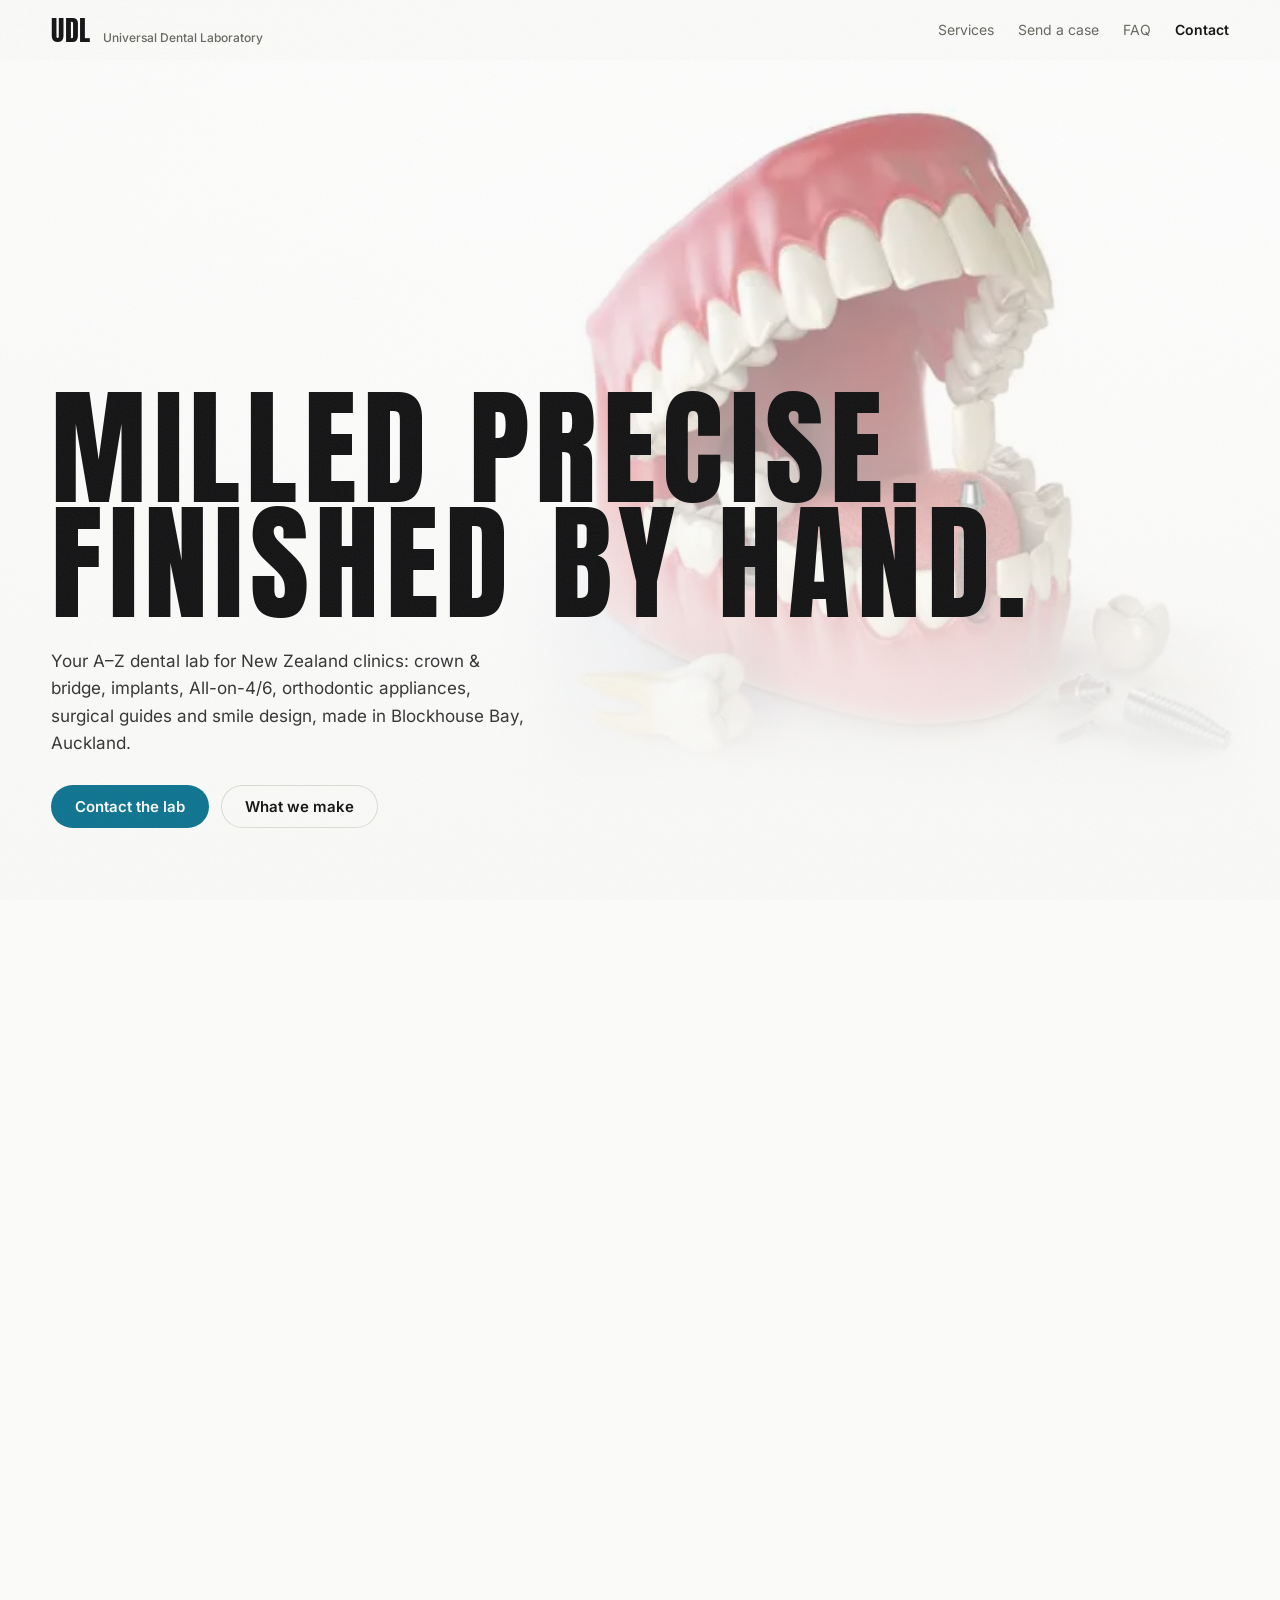
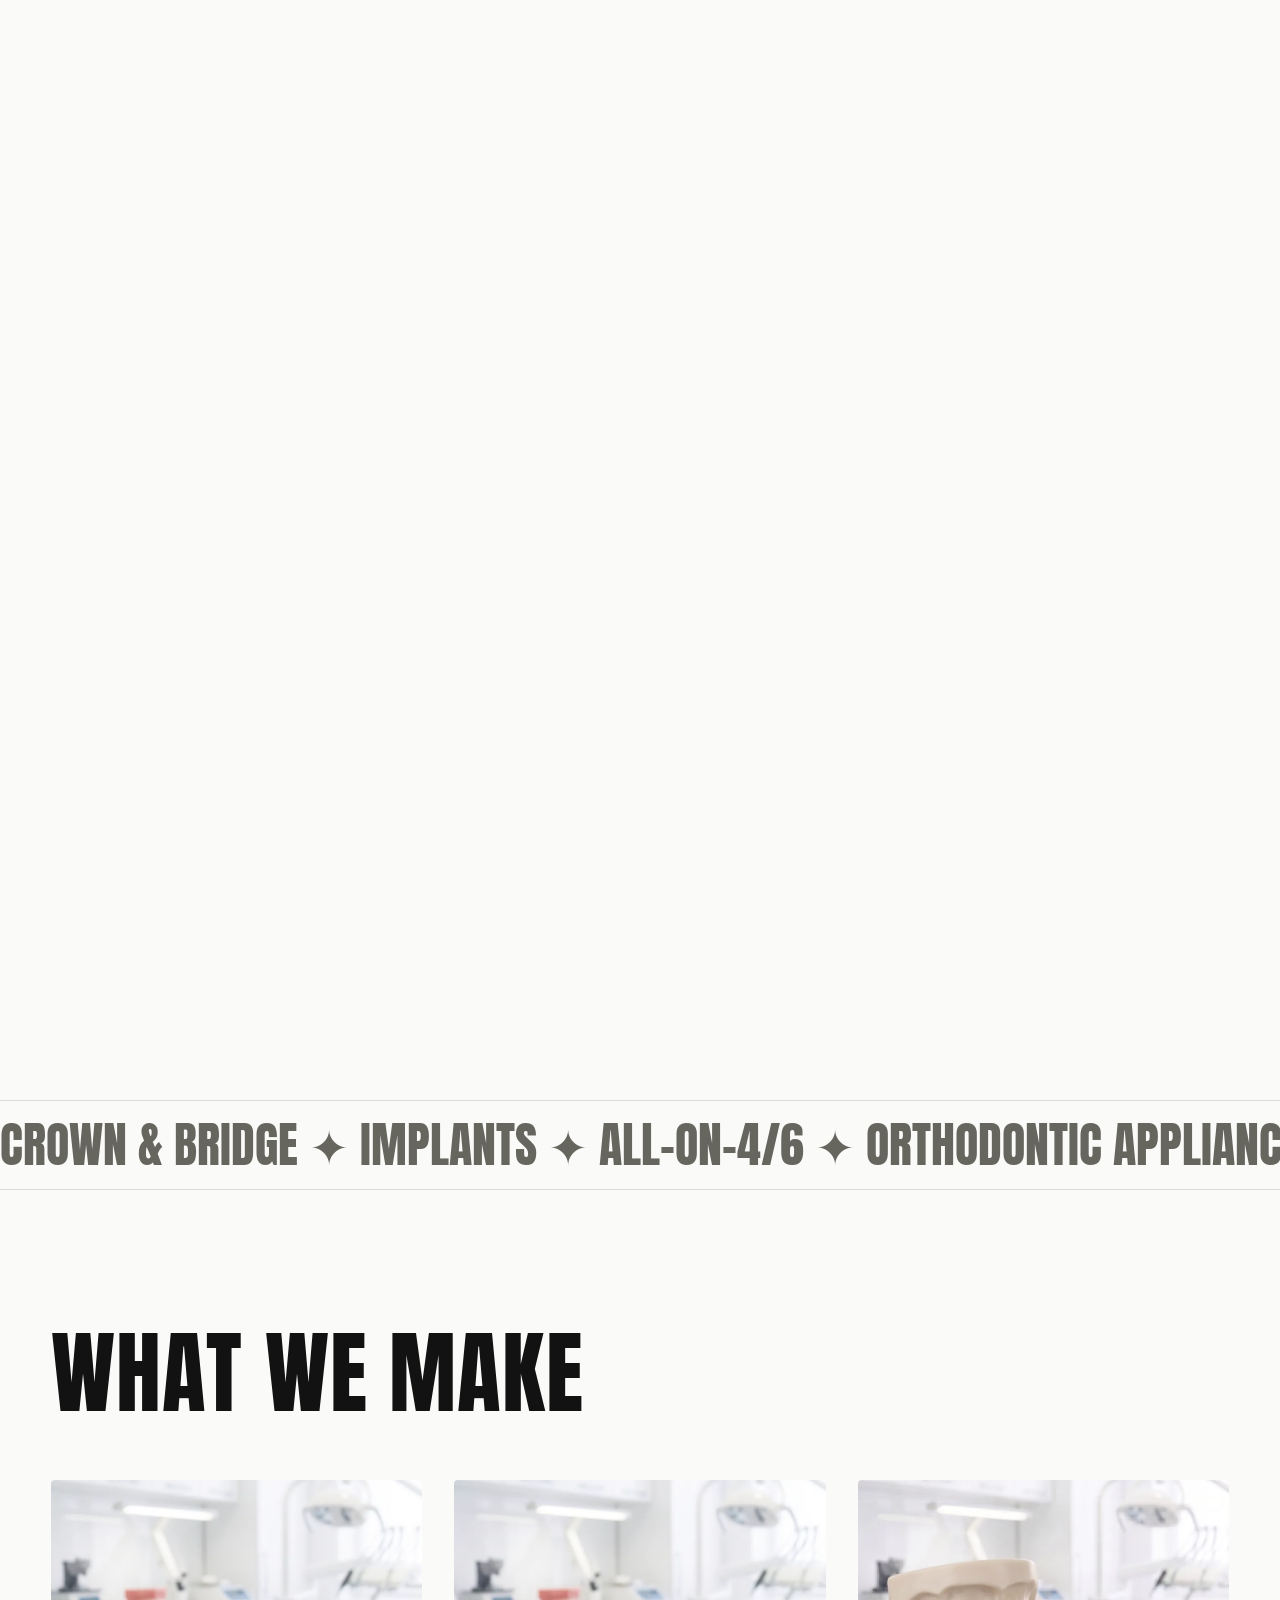
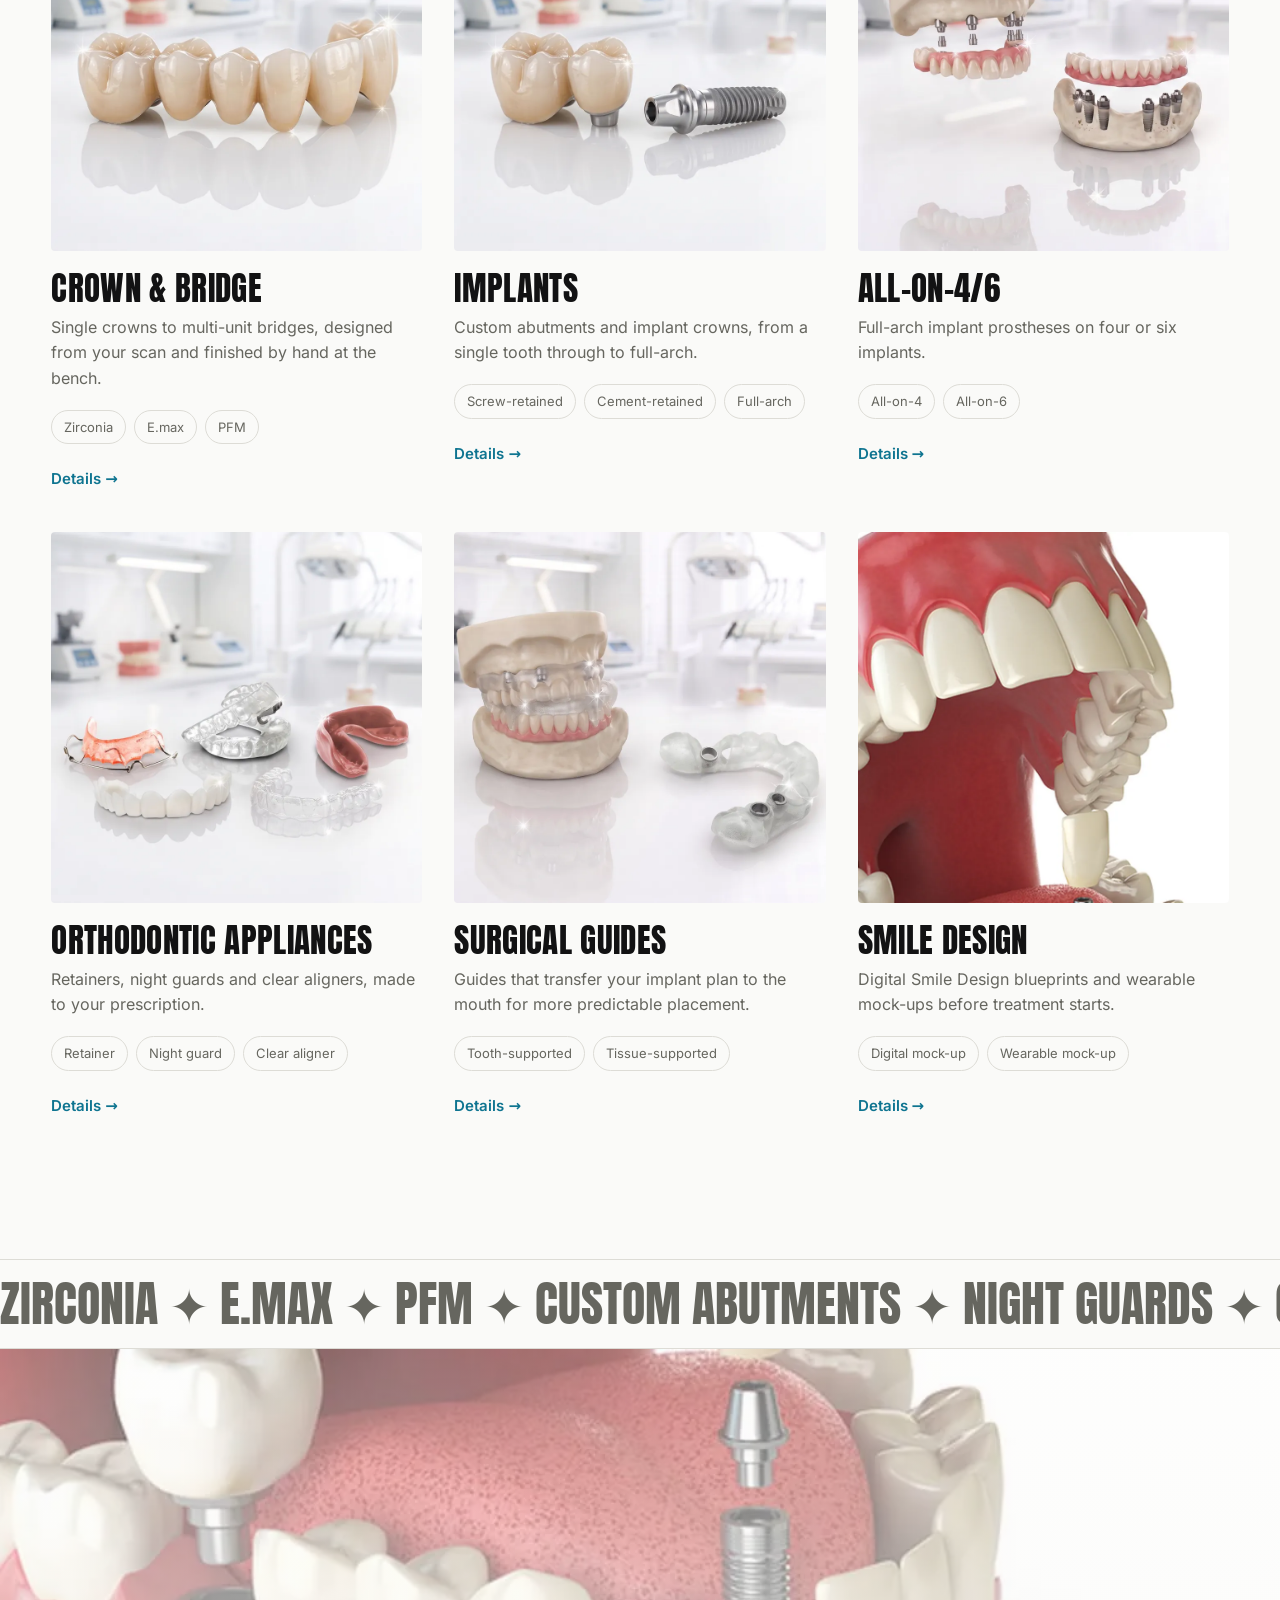
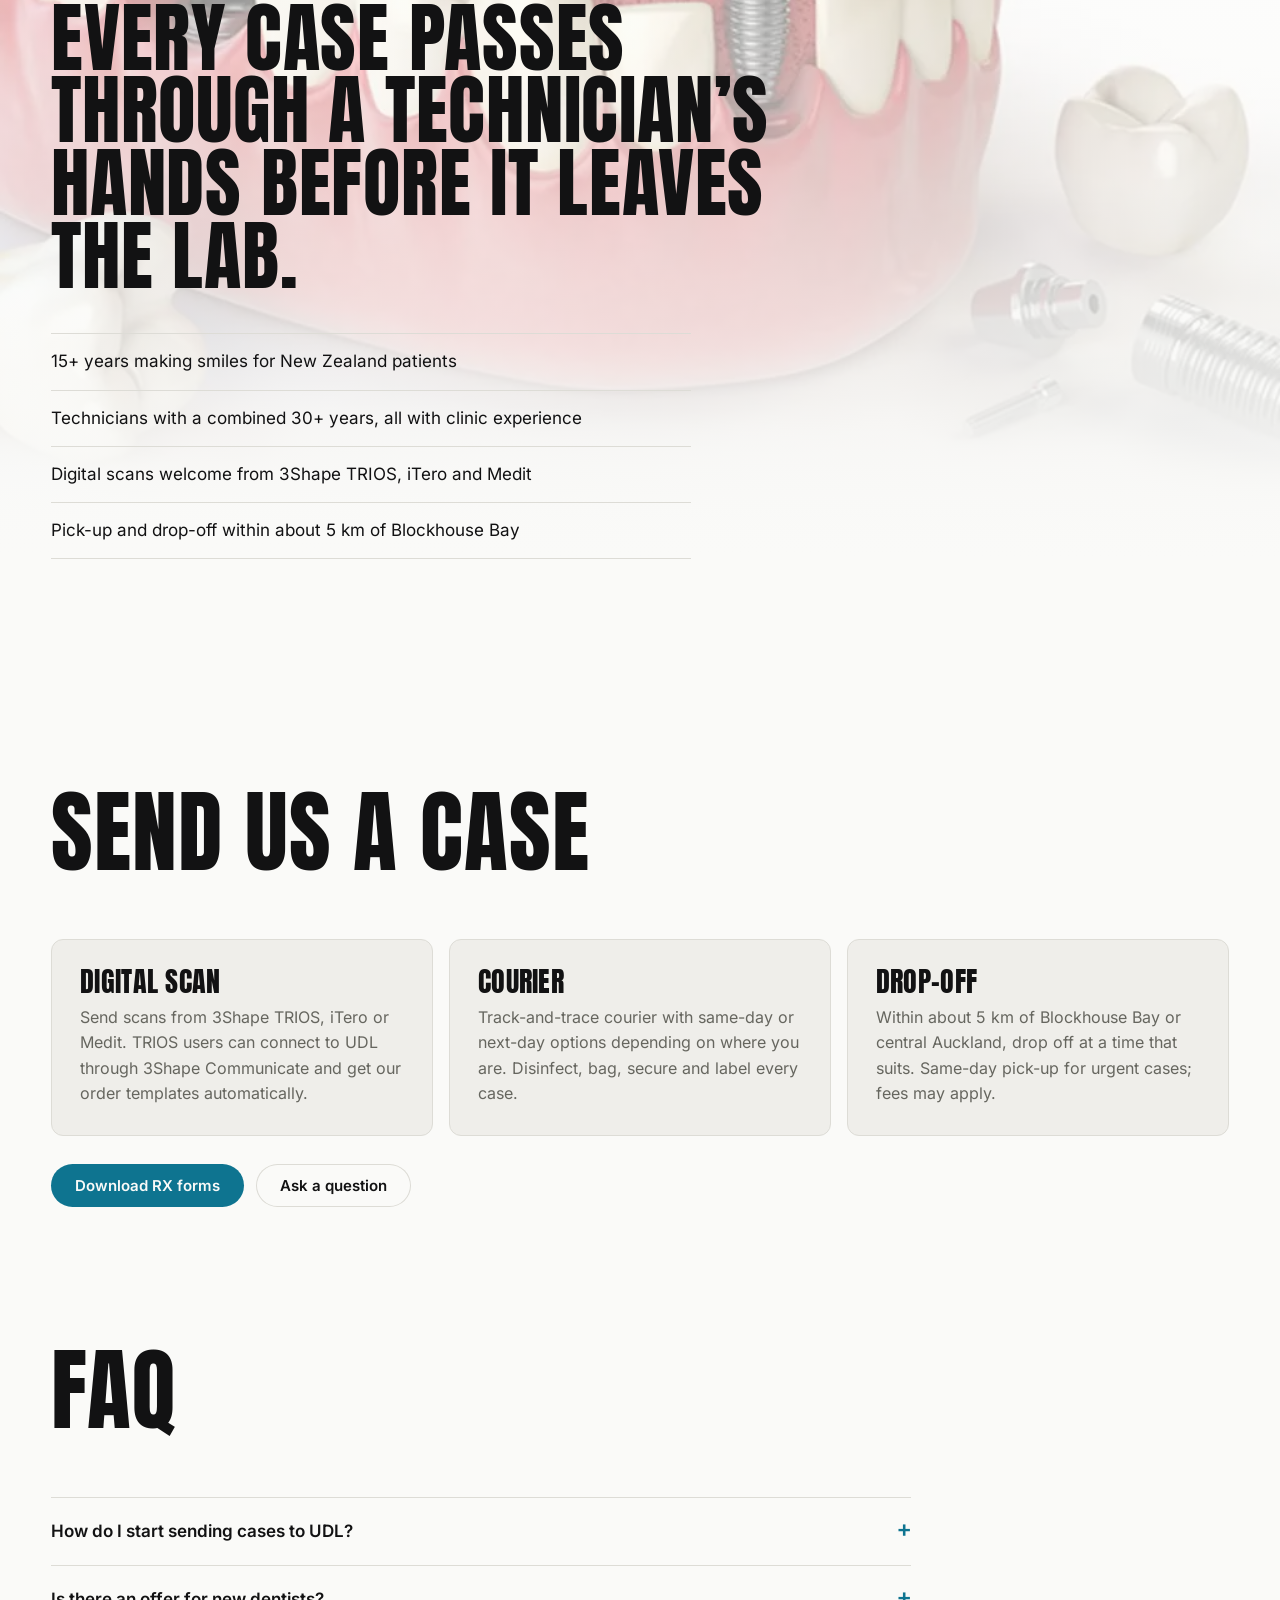
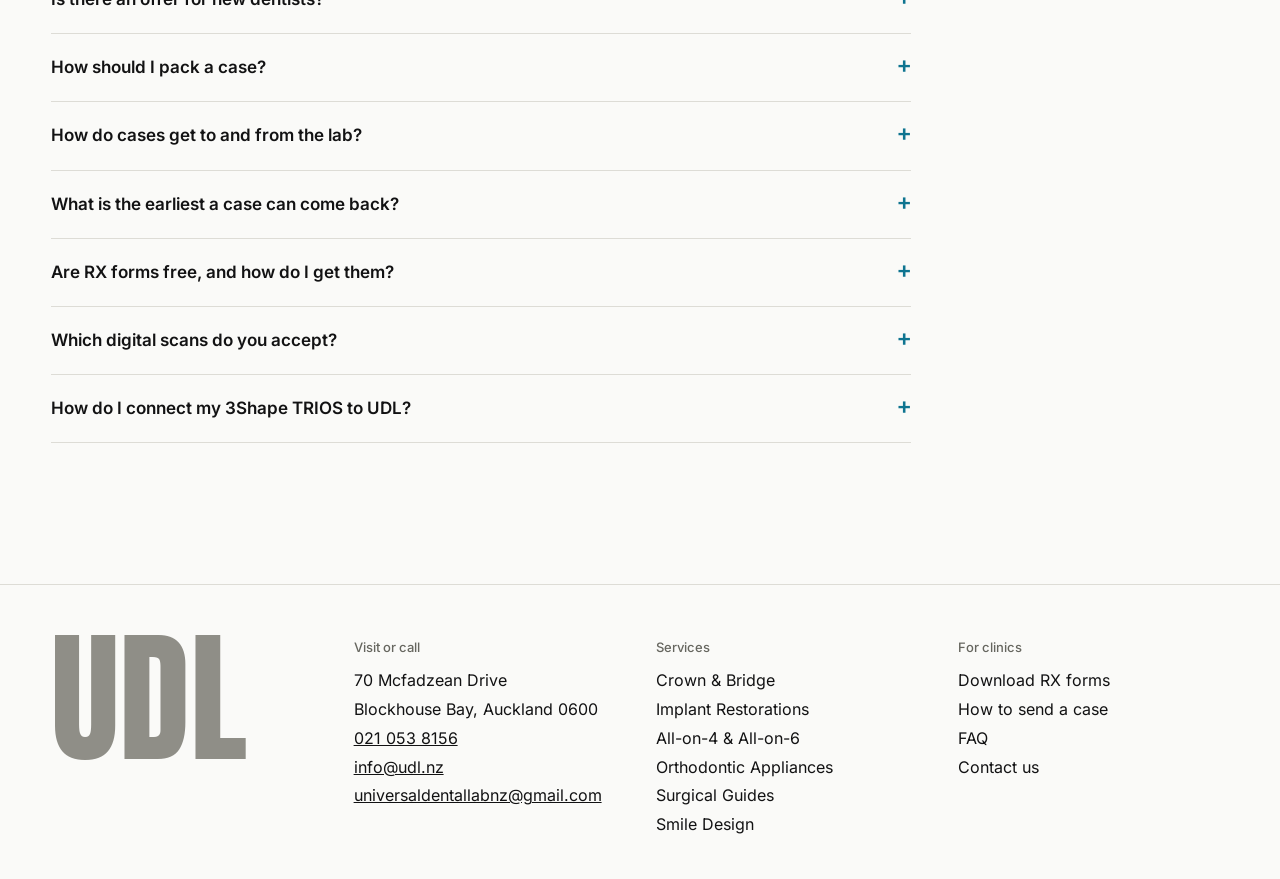
<file: index.html>
<!doctype html>
<!-- Generated by build.mjs from content.mjs. Edit those, not this file. -->
<html lang="en-NZ">
<head>
  <meta charset="utf-8">
  <meta name="viewport" content="width=device-width, initial-scale=1">
  <title>Universal Dental Laboratory | Dental Lab in Blockhouse Bay, Auckland</title>
  <meta name="description" content="Auckland dental laboratory for crown &amp; bridge, implants, All-on-4/6, orthodontic appliances, surgical guides and smile design. Serving NZ clinics for 15+ years.">
  <link rel="canonical" href="https://universaldentallab.co.nz/">
  <meta property="og:type" content="website">
  <meta property="og:site_name" content="Universal Dental Laboratory">
  <meta property="og:title" content="Universal Dental Laboratory | Dental Lab in Blockhouse Bay, Auckland">
  <meta property="og:description" content="Auckland dental laboratory for crown &amp; bridge, implants, All-on-4/6, orthodontic appliances, surgical guides and smile design. Serving NZ clinics for 15+ years.">
  <meta property="og:url" content="https://universaldentallab.co.nz/">
  <meta property="og:image" content="https://universaldentallab.co.nz/assets/img/hero.jpg">
  <meta name="twitter:card" content="summary_large_image">
  <meta name="theme-color" content="#fafaf8">
  <link rel="icon" href="/favicon.svg" type="image/svg+xml">
  <link rel="preload" href="/assets/fonts/anton.woff2" as="font" type="font/woff2" crossorigin>
  <link rel="preload" href="/assets/fonts/inter.woff2" as="font" type="font/woff2" crossorigin>
  <link rel="preload" href="/assets/img/hero.webp" as="image" fetchpriority="high">
  <link rel="stylesheet" href="/styles.css">
  <script type="module" src="/app.js"></script>
  <script type="application/ld+json">{"@context":"https://schema.org","@graph":[{"@type":"LocalBusiness","@id":"https://universaldentallab.co.nz/#lab","additionalType":"http://www.productontology.org/id/Dental_laboratory","name":"Universal Dental Laboratory","alternateName":["Universal Dental Lab","UDL"],"slogan":"Your A–Z dental lab","description":"Universal Dental Laboratory (UDL) is a dental laboratory in Blockhouse Bay, Auckland, New Zealand, making crown & bridge, implant restorations, All-on-4/6 full-arch prostheses, orthodontic appliances, surgical guides and smile design for dental clinics across New Zealand for over 15 years.","url":"https://universaldentallab.co.nz/","image":"https://universaldentallab.co.nz/assets/img/hero.jpg","telephone":"+64210538156","email":"info@udl.nz","address":{"@type":"PostalAddress","streetAddress":"70 Mcfadzean Drive","addressLocality":"Blockhouse Bay","addressRegion":"Auckland","postalCode":"0600","addressCountry":"NZ"},"areaServed":[{"@type":"City","name":"Auckland"},{"@type":"Country","name":"New Zealand"}],"knowsAbout":["Crown & Bridge","Implant Restorations","All-on-4 & All-on-6","Orthodontic Appliances","Surgical Guides","Smile Design","Zirconia","IPS e.max","CAD/CAM","Digital Smile Design","3Shape TRIOS","iTero","Medit"],"hasOfferCatalog":{"@type":"OfferCatalog","name":"Dental laboratory services","itemListElement":[{"@type":"Offer","itemOffered":{"@type":"Service","name":"Crown & Bridge","url":"https://universaldentallab.co.nz/services/crown-and-bridge/"}},{"@type":"Offer","itemOffered":{"@type":"Service","name":"Implant Restorations","url":"https://universaldentallab.co.nz/services/implants/"}},{"@type":"Offer","itemOffered":{"@type":"Service","name":"All-on-4 & All-on-6","url":"https://universaldentallab.co.nz/services/all-on-4-6/"}},{"@type":"Offer","itemOffered":{"@type":"Service","name":"Orthodontic Appliances","url":"https://universaldentallab.co.nz/services/orthodontic-appliances/"}},{"@type":"Offer","itemOffered":{"@type":"Service","name":"Surgical Guides","url":"https://universaldentallab.co.nz/services/surgical-guides/"}},{"@type":"Offer","itemOffered":{"@type":"Service","name":"Smile Design","url":"https://universaldentallab.co.nz/services/smile-design/"}}]}},{"@type":"WebSite","@id":"https://universaldentallab.co.nz/#website","url":"https://universaldentallab.co.nz/","name":"Universal Dental Laboratory","publisher":{"@id":"https://universaldentallab.co.nz/#lab"}},{"@type":"FAQPage","mainEntity":[{"@type":"Question","name":"How do I start sending cases to UDL?","acceptedAnswer":{"@type":"Answer","text":"Send us a message through the contact form or call 021 053 8156. We will send you RX forms, and clinics within about 5 km of Blockhouse Bay or central Auckland can arrange drop-off at a time that suits."}},{"@type":"Question","name":"Is there an offer for new dentists?","acceptedAnswer":{"@type":"Answer","text":"Yes: 20% off all crown & bridge for your first three months. You can also take up an optional free business and website audit from our partner agency, Dental Ascend."}},{"@type":"Question","name":"How should I pack a case?","acceptedAnswer":{"@type":"Answer","text":"Disinfect all impressions and bites, bag items where possible, wrap models, secure everything so nothing moves in transit, and label the box clearly."}},{"@type":"Question","name":"How do cases get to and from the lab?","acceptedAnswer":{"@type":"Answer","text":"By track-and-trace courier, with same-day or next-day options depending on where you are. Same-day pick-up or drop-off is available for urgent cases; fees may apply."}},{"@type":"Question","name":"What is the earliest a case can come back?","acceptedAnswer":{"@type":"Answer","text":"Call the lab with the patient and case details. For upcoming cases, tell us what you need in advance: with a little planning we can usually accommodate you."}},{"@type":"Question","name":"Are RX forms free, and how do I get them?","acceptedAnswer":{"@type":"Answer","text":"Yes. Download them from this site, email us at info@udl.nz, or ask and we will courier a set to your clinic."}},{"@type":"Question","name":"Which digital scans do you accept?","acceptedAnswer":{"@type":"Answer","text":"Scans from 3Shape TRIOS, iTero and Medit intraoral scanners, plus denture scans."}},{"@type":"Question","name":"How do I connect my 3Shape TRIOS to UDL?","acceptedAnswer":{"@type":"Answer","text":"Create and activate a 3Shape Communicate account. In TRIOS, open Lab Connection, choose Configure Communicate, then Add lab. On the 3Shape Communicate portal go to Connections, Add connection, search for Universal Dental Lab and click Connect. Call us on 021 053 8156 to confirm; once we accept, our order templates download to your TRIOS automatically."}}]}]}</script>
</head>
<body>
  <a class="skip" href="#main">Skip to content</a>
  <header class="nav">
    <a class="wordmark" href="/">UDL<span>Universal Dental Laboratory</span></a>
    <nav aria-label="Primary">
      <a href="/#work">Services</a>
      <a href="/#send">Send a case</a>
      <a href="/#faq">FAQ</a>
      <a class="nav-contact" href="#footer" data-contact>Contact</a>
    </nav>
  </header>

  <main id="main">
    <section class="hero" aria-labelledby="hero-title">
      <div class="hero-stage">
        <video class="hero-video" muted playsinline preload="none" poster="/assets/img/hero.webp" data-src="/assets/video/hero.mp4" aria-hidden="true"></video>
        <div class="hero-copy">
          <h1 id="hero-title" class="hero-title"><span>Milled precise.</span> <span>Finished by hand.</span></h1>
          <p class="hero-sub">Your A–Z dental lab for New Zealand clinics: crown &amp; bridge, implants, All-on-4/6, orthodontic appliances, surgical guides and smile design, made in Blockhouse Bay, Auckland.</p>
          <p class="hero-cta"><button class="btn" type="button" data-contact>Contact the lab</button> <a class="btn btn-ghost" href="#work">What we make</a></p>
        </div>
      </div>
    </section>

    <div class="marquee" aria-hidden="true">
      <div class="marquee-track"><span>Crown &amp; bridge ✦ Implants ✦ All-on-4/6 ✦ Orthodontic appliances ✦ Surgical guides ✦ Smile design ✦&nbsp;</span><span>Crown &amp; bridge ✦ Implants ✦ All-on-4/6 ✦ Orthodontic appliances ✦ Surgical guides ✦ Smile design ✦&nbsp;</span></div>
    </div>

    <section id="work" class="work" aria-labelledby="work-title">
      <h2 id="work-title" class="section-title">What we make</h2>
      <div class="cards">
        <article class="card reveal" data-name="Crown &amp; bridge">
          <div class="card-media"><img class="" src="/assets/img/svc-crown-and-bridge.webp" alt="Six-unit ceramic bridge on a white lab bench" width="800" height="800" loading="lazy" decoding="async"></div>
          <div class="card-body">
            <h3><a href="/services/crown-and-bridge/">Crown &amp; bridge</a></h3>
            <p>Single crowns to multi-unit bridges, designed from your scan and finished by hand at the bench.</p>
            <ul class="tags" aria-label="Material options"><li>Zirconia</li><li>E.max</li><li>PFM</li></ul>
            <a class="card-link" href="/services/crown-and-bridge/">Details<span aria-hidden="true"> →</span><span class="sr-only"> about Crown &amp; bridge</span></a>
          </div>
        </article>
        <article class="card reveal" data-name="Implants">
          <div class="card-media"><img class="" src="/assets/img/svc-implants.webp" alt="Ceramic crown on an abutment beside a titanium dental implant" width="800" height="800" loading="lazy" decoding="async"></div>
          <div class="card-body">
            <h3><a href="/services/implants/">Implants</a></h3>
            <p>Custom abutments and implant crowns, from a single tooth through to full-arch.</p>
            <ul class="tags" aria-label="Retention options"><li>Screw-retained</li><li>Cement-retained</li><li>Full-arch</li></ul>
            <a class="card-link" href="/services/implants/">Details<span aria-hidden="true"> →</span><span class="sr-only"> about Implants</span></a>
          </div>
        </article>
        <article class="card reveal" data-name="All-on-4/6">
          <div class="card-media"><img class="" src="/assets/img/svc-all-on-4.webp" alt="Upper and lower full-arch prostheses above implant-supported jaw models" width="800" height="800" loading="lazy" decoding="async"></div>
          <div class="card-body">
            <h3><a href="/services/all-on-4-6/">All-on-4/6</a></h3>
            <p>Full-arch implant prostheses on four or six implants.</p>
            <ul class="tags" aria-label="Arch options"><li>All-on-4</li><li>All-on-6</li></ul>
            <a class="card-link" href="/services/all-on-4-6/">Details<span aria-hidden="true"> →</span><span class="sr-only"> about All-on-4/6</span></a>
          </div>
        </article>
        <article class="card reveal" data-name="Orthodontic appliances">
          <div class="card-media"><img class="" src="/assets/img/svc-ortho.webp" alt="Retainer, clear aligners, night guard, mouthguard and veneer mock-up on a lab bench" width="800" height="800" loading="lazy" decoding="async"></div>
          <div class="card-body">
            <h3><a href="/services/orthodontic-appliances/">Orthodontic appliances</a></h3>
            <p>Retainers, night guards and clear aligners, made to your prescription.</p>
            <ul class="tags" aria-label="Appliance options"><li>Retainer</li><li>Night guard</li><li>Clear aligner</li></ul>
            <a class="card-link" href="/services/orthodontic-appliances/">Details<span aria-hidden="true"> →</span><span class="sr-only"> about Orthodontic appliances</span></a>
          </div>
        </article>
        <article class="card reveal" data-name="Surgical guides">
          <div class="card-media"><img class="" src="/assets/img/svc-surgical-guides.webp" alt="Clear 3D-printed surgical guide with metal sleeves beside a jaw model" width="800" height="800" loading="lazy" decoding="async"></div>
          <div class="card-body">
            <h3><a href="/services/surgical-guides/">Surgical guides</a></h3>
            <p>Guides that transfer your implant plan to the mouth for more predictable placement.</p>
            <ul class="tags" aria-label="Support options"><li>Tooth-supported</li><li>Tissue-supported</li></ul>
            <a class="card-link" href="/services/surgical-guides/">Details<span aria-hidden="true"> →</span><span class="sr-only"> about Surgical guides</span></a>
          </div>
        </article>
        <article class="card reveal" data-name="Smile design">
          <div class="card-media"><img class="" src="/assets/img/svc-smile-design.webp" alt="Upper front teeth on a dental model" width="800" height="800" loading="lazy" decoding="async"></div>
          <div class="card-body">
            <h3><a href="/services/smile-design/">Smile design</a></h3>
            <p>Digital Smile Design blueprints and wearable mock-ups before treatment starts.</p>
            <ul class="tags" aria-label="Mock-up options"><li>Digital mock-up</li><li>Wearable mock-up</li></ul>
            <a class="card-link" href="/services/smile-design/">Details<span aria-hidden="true"> →</span><span class="sr-only"> about Smile design</span></a>
          </div>
        </article>
      </div>
    </section>

    <div class="marquee marquee-rev" aria-hidden="true">
      <div class="marquee-track"><span>Zirconia ✦ E.max ✦ PFM ✦ Custom abutments ✦ Night guards ✦ Clear aligners ✦ Wearable mock-ups ✦&nbsp;</span><span>Zirconia ✦ E.max ✦ PFM ✦ Custom abutments ✦ Night guards ✦ Clear aligners ✦ Wearable mock-ups ✦&nbsp;</span></div>
    </div>

    <section id="process" class="process" aria-labelledby="process-title">
      <video class="process-video lazy-play" muted playsinline loop preload="none" poster="/assets/img/macro.webp" src="/assets/video/macro.mp4" aria-hidden="true"></video>
      <div class="process-copy reveal">
        <h2 id="process-title">Every case passes through a technician’s hands before it leaves the lab.</h2>
        <ul class="proof">
          <li>15+ years making smiles for New Zealand patients</li>
          <li>Technicians with a combined 30+ years, all with clinic experience</li>
          <li>Digital scans welcome from 3Shape TRIOS, iTero and Medit</li>
          <li>Pick-up and drop-off within about 5&nbsp;km of Blockhouse Bay</li>
        </ul>
      </div>
    </section>

    <section id="send" class="send" aria-labelledby="send-title">
      <h2 id="send-title" class="section-title">Send us a case</h2>
      <div class="send-grid">
        <article class="reveal"><h3>Digital scan</h3><p>Send scans from 3Shape TRIOS, iTero or Medit. TRIOS users can connect to UDL through 3Shape Communicate and get our order templates automatically.</p></article>
        <article class="reveal"><h3>Courier</h3><p>Track-and-trace courier with same-day or next-day options depending on where you are. Disinfect, bag, secure and label every case.</p></article>
        <article class="reveal"><h3>Drop-off</h3><p>Within about 5&nbsp;km of Blockhouse Bay or central Auckland, drop off at a time that suits. Same-day pick-up for urgent cases; fees may apply.</p></article>
      </div>
      <p class="send-cta"><a class="btn" href="https://drive.google.com/drive/folders/1DLwlyOq2QOLuRb28wxeqlomFmraf5q83" target="_blank" rel="noopener">Download RX forms</a> <button class="btn btn-ghost" type="button" data-contact>Ask a question</button></p>
    </section>

    <section id="faq" class="faq" aria-labelledby="faq-title">
      <h2 id="faq-title" class="section-title">FAQ</h2>
      <div class="faq-list">
        <details class="faq-item"><summary>How do I start sending cases to UDL?</summary><p>Send us a message through the contact form or call 021 053 8156. We will send you RX forms, and clinics within about 5 km of Blockhouse Bay or central Auckland can arrange drop-off at a time that suits.</p></details>
        <details class="faq-item"><summary>Is there an offer for new dentists?</summary><p>Yes: 20% off all crown &amp; bridge for your first three months. You can also take up an optional free business and website audit from our partner agency, Dental Ascend.</p></details>
        <details class="faq-item"><summary>How should I pack a case?</summary><p>Disinfect all impressions and bites, bag items where possible, wrap models, secure everything so nothing moves in transit, and label the box clearly.</p></details>
        <details class="faq-item"><summary>How do cases get to and from the lab?</summary><p>By track-and-trace courier, with same-day or next-day options depending on where you are. Same-day pick-up or drop-off is available for urgent cases; fees may apply.</p></details>
        <details class="faq-item"><summary>What is the earliest a case can come back?</summary><p>Call the lab with the patient and case details. For upcoming cases, tell us what you need in advance: with a little planning we can usually accommodate you.</p></details>
        <details class="faq-item"><summary>Are RX forms free, and how do I get them?</summary><p>Yes. Download them from this site, email us at info@udl.nz, or ask and we will courier a set to your clinic.</p></details>
        <details class="faq-item"><summary>Which digital scans do you accept?</summary><p>Scans from 3Shape TRIOS, iTero and Medit intraoral scanners, plus denture scans.</p></details>
        <details class="faq-item"><summary>How do I connect my 3Shape TRIOS to UDL?</summary><p>Create and activate a 3Shape Communicate account. In TRIOS, open Lab Connection, choose Configure Communicate, then Add lab. On the 3Shape Communicate portal go to Connections, Add connection, search for Universal Dental Lab and click Connect. Call us on 021 053 8156 to confirm; once we accept, our order templates download to your TRIOS automatically.</p></details>
      </div>
    </section>
  </main>

  <footer id="footer" class="footer">
    <p class="footer-mark" aria-hidden="true">UDL</p>
    <div>
      <h2 class="footer-h">Visit or call</h2>
      <address>
        70 Mcfadzean Drive<br>Blockhouse Bay, Auckland 0600<br>
        <a href="tel:+64210538156">021 053 8156</a><br>
        <a href="mailto:info@udl.nz">info@udl.nz</a><br>
        <a href="mailto:universaldentallabnz@gmail.com">universaldentallabnz@gmail.com</a>
      </address>
    </div>
    <div>
      <h2 class="footer-h">Services</h2>
      <ul class="footer-links"><li><a href="/services/crown-and-bridge/">Crown &amp; Bridge</a></li><li><a href="/services/implants/">Implant Restorations</a></li><li><a href="/services/all-on-4-6/">All-on-4 &amp; All-on-6</a></li><li><a href="/services/orthodontic-appliances/">Orthodontic Appliances</a></li><li><a href="/services/surgical-guides/">Surgical Guides</a></li><li><a href="/services/smile-design/">Smile Design</a></li></ul>
    </div>
    <div>
      <h2 class="footer-h">For clinics</h2>
      <ul class="footer-links">
        <li><a href="https://drive.google.com/drive/folders/1DLwlyOq2QOLuRb28wxeqlomFmraf5q83" target="_blank" rel="noopener">Download RX forms</a></li>
        <li><a href="/#send">How to send a case</a></li>
        <li><a href="/#faq">FAQ</a></li>
        <li><a href="#footer" data-contact>Contact us</a></li>
      </ul>
    </div>
  </footer>

  <dialog id="contact" class="modal" aria-labelledby="contact-title">
    <form class="contact-form">
      <header class="modal-head">
        <h2 id="contact-title">Contact the lab</h2>
        <button class="icon-btn modal-close" type="button" aria-label="Close">✕</button>
      </header>
      <p class="modal-sub">Tell us about your case or your clinic and we’ll get back to you.</p>
      <div class="fields">
        <label>Name<input name="name" required autocomplete="name" autofocus></label>
        <label>Clinic<input name="clinic" autocomplete="organization"></label>
        <label>Email<input name="email" type="email" required autocomplete="email"></label>
        <label><span>Phone <small>(optional)</small></span><input name="phone" type="tel" autocomplete="tel"></label>
        <label class="full">Service
          <select name="service">
            <option>General enquiry</option><option>Crown &amp; Bridge</option><option>Implant Restorations</option><option>All-on-4 &amp; All-on-6</option><option>Orthodontic Appliances</option><option>Surgical Guides</option><option>Smile Design</option>
          </select>
        </label>
        <label class="full">Message<textarea name="message" rows="4" required></textarea></label>
        <input class="hp" name="_honey" tabindex="-1" autocomplete="off" aria-hidden="true">
      </div>
      <button class="btn" type="submit">Send message</button>
      <p class="form-status" role="status"></p>
    </form>
  </dialog>
</body>
</html>
</file>
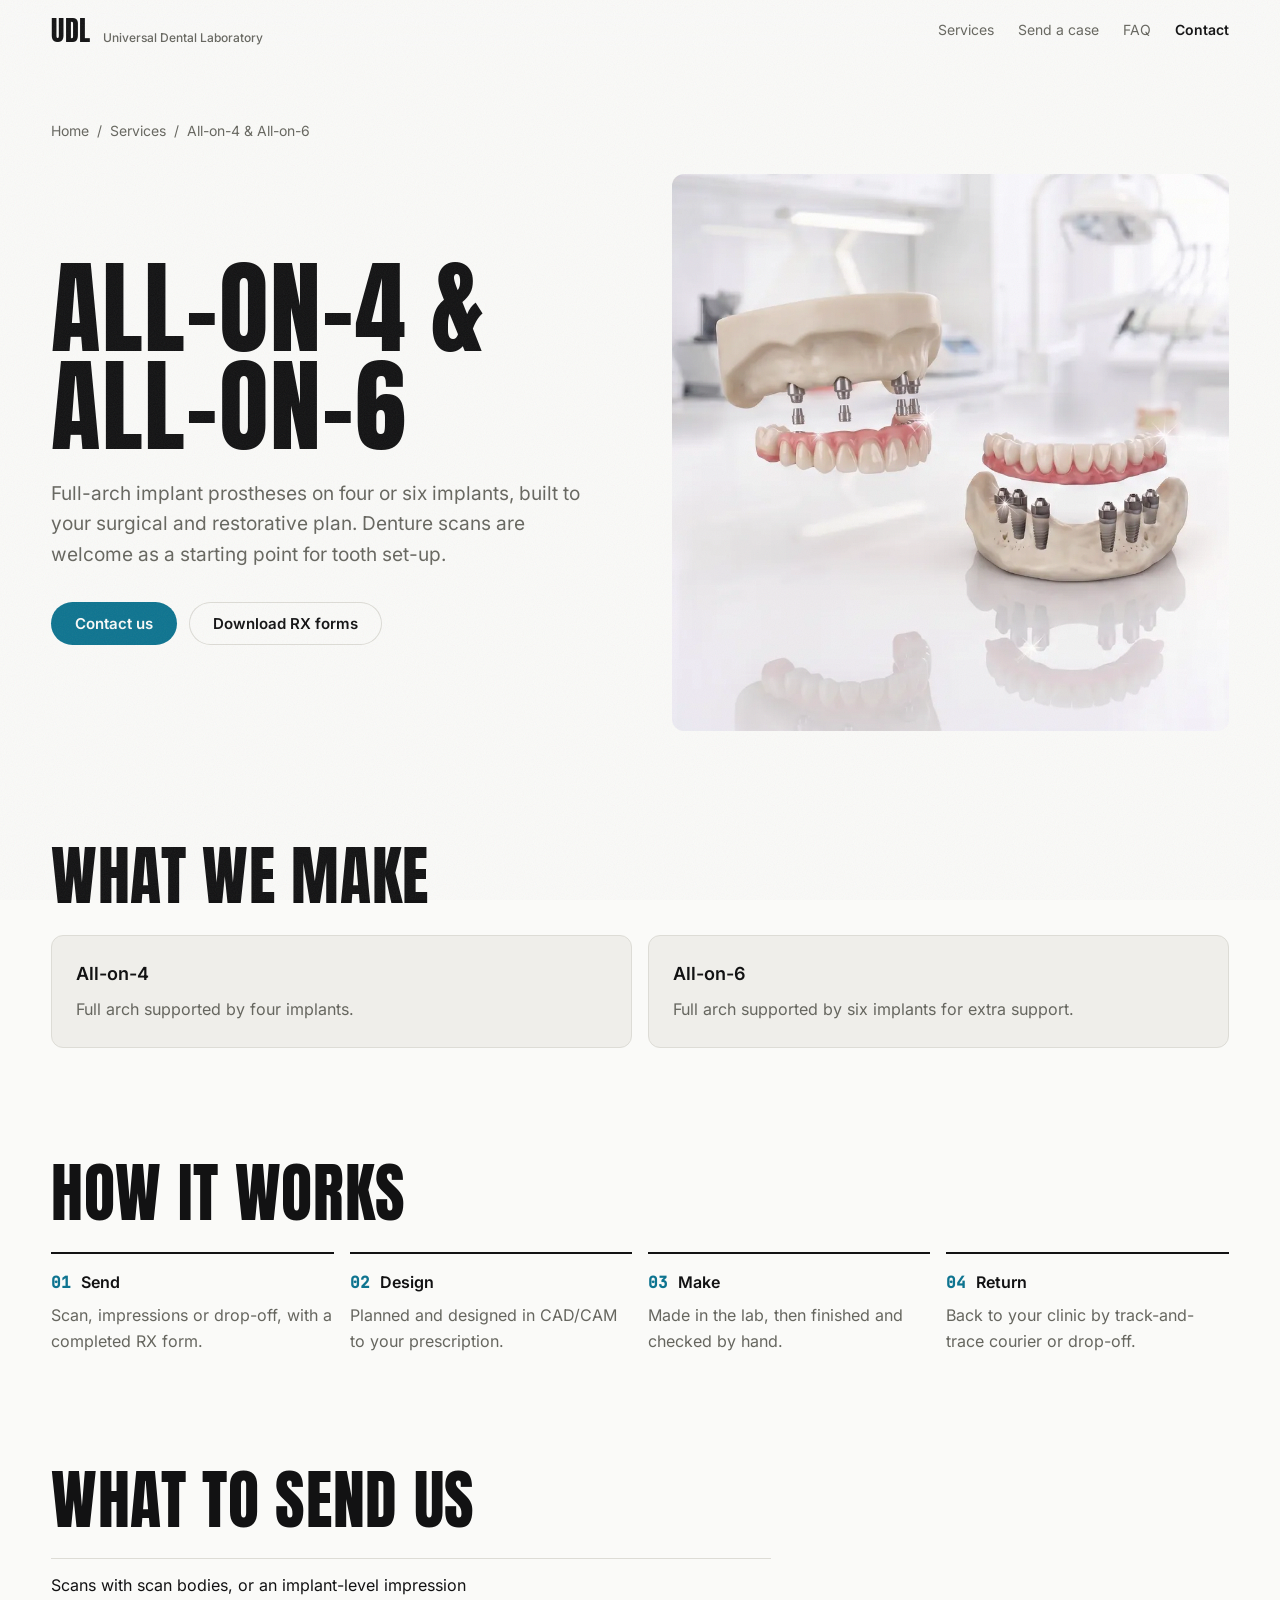
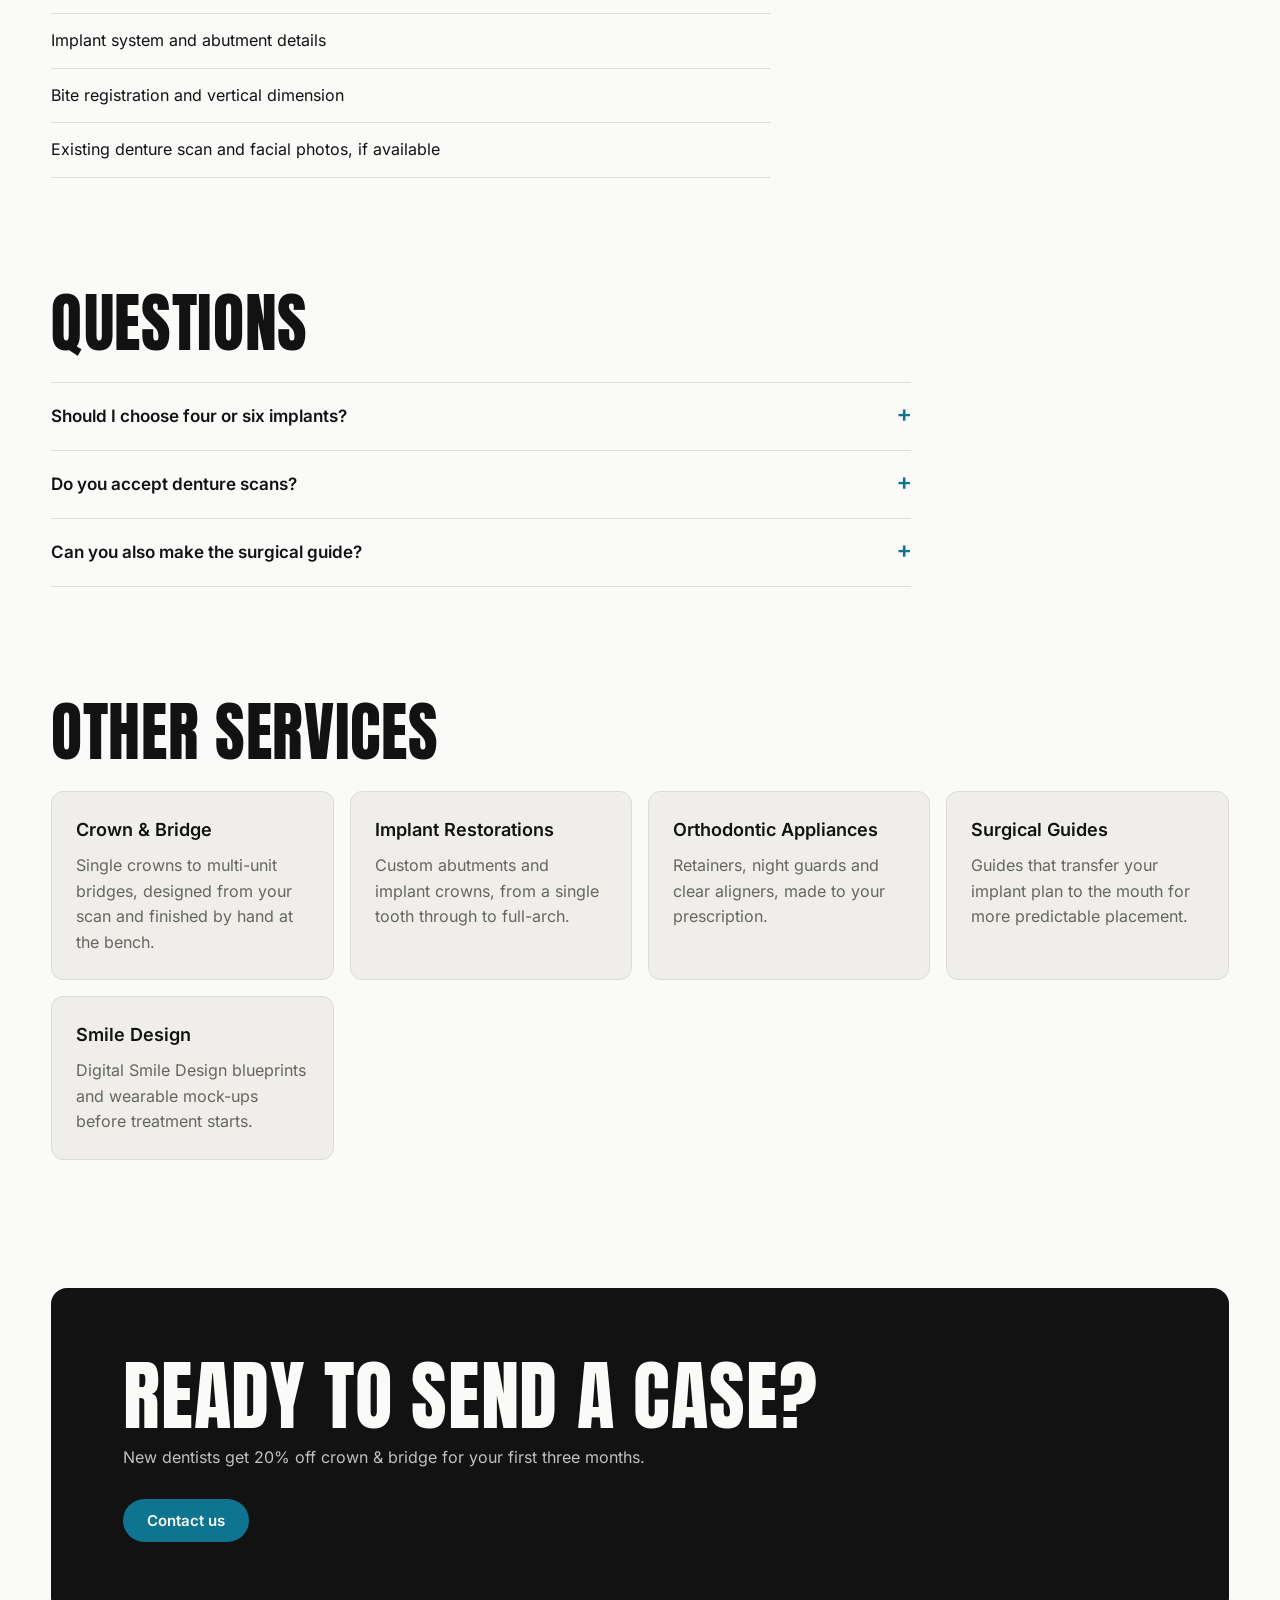
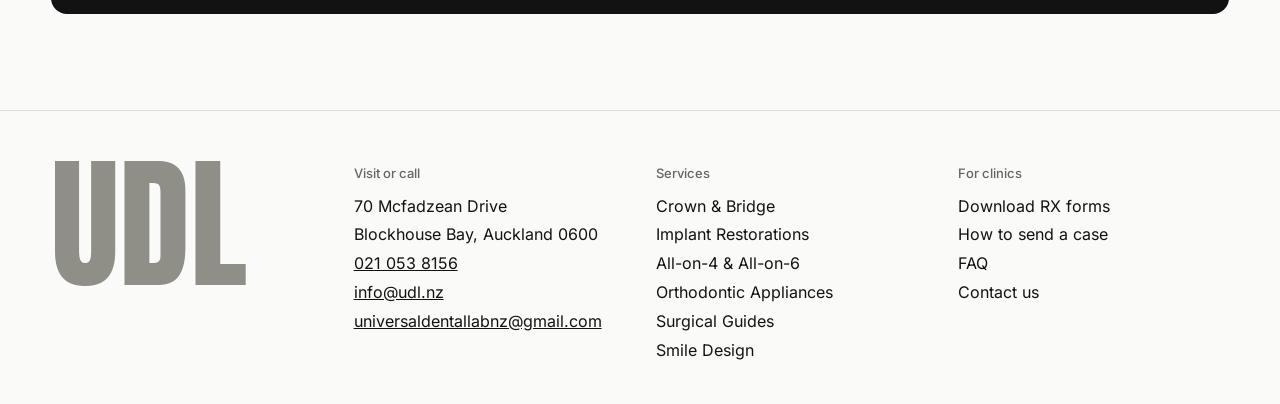
<file: services/all-on-4-6/index.html>
<!doctype html>
<!-- Generated by build.mjs from content.mjs. Edit those, not this file. -->
<html lang="en-NZ">
<head>
  <meta charset="utf-8">
  <meta name="viewport" content="width=device-width, initial-scale=1">
  <title>All-on-4 &amp; All-on-6 | Universal Dental Laboratory, Auckland</title>
  <meta name="description" content="Full-arch implant prostheses on four or six implants. Universal Dental Laboratory, Blockhouse Bay, Auckland.">
  <link rel="canonical" href="https://universaldentallab.co.nz/services/all-on-4-6/">
  <meta property="og:type" content="website">
  <meta property="og:site_name" content="Universal Dental Laboratory">
  <meta property="og:title" content="All-on-4 &amp; All-on-6 | Universal Dental Laboratory, Auckland">
  <meta property="og:description" content="Full-arch implant prostheses on four or six implants. Universal Dental Laboratory, Blockhouse Bay, Auckland.">
  <meta property="og:url" content="https://universaldentallab.co.nz/services/all-on-4-6/">
  <meta property="og:image" content="https://universaldentallab.co.nz/assets/img/svc-all-on-4.webp">
  <meta name="twitter:card" content="summary_large_image">
  <meta name="theme-color" content="#fafaf8">
  <link rel="icon" href="/favicon.svg" type="image/svg+xml">
  <link rel="preload" href="/assets/fonts/anton.woff2" as="font" type="font/woff2" crossorigin>
  <link rel="preload" href="/assets/fonts/inter.woff2" as="font" type="font/woff2" crossorigin>
  <link rel="preload" href="/assets/img/svc-all-on-4.webp" as="image" fetchpriority="high">
  <link rel="stylesheet" href="/styles.css">
  <script type="module" src="/app.js"></script>
  <script type="application/ld+json">{"@context":"https://schema.org","@graph":[{"@type":"Service","@id":"https://universaldentallab.co.nz/services/all-on-4-6/#service","name":"All-on-4 & All-on-6","serviceType":"All-on-4 & All-on-6","description":"Full-arch implant prostheses on four or six implants, built to your surgical and restorative plan. Denture scans are welcome as a starting point for tooth set-up.","url":"https://universaldentallab.co.nz/services/all-on-4-6/","image":"https://universaldentallab.co.nz/assets/img/svc-all-on-4.webp","provider":{"@id":"https://universaldentallab.co.nz/#lab"},"areaServed":[{"@type":"City","name":"Auckland"},{"@type":"Country","name":"New Zealand"}]},{"@type":"LocalBusiness","@id":"https://universaldentallab.co.nz/#lab","additionalType":"http://www.productontology.org/id/Dental_laboratory","name":"Universal Dental Laboratory","alternateName":["Universal Dental Lab","UDL"],"slogan":"Your A–Z dental lab","description":"Universal Dental Laboratory (UDL) is a dental laboratory in Blockhouse Bay, Auckland, New Zealand, making crown & bridge, implant restorations, All-on-4/6 full-arch prostheses, orthodontic appliances, surgical guides and smile design for dental clinics across New Zealand for over 15 years.","url":"https://universaldentallab.co.nz/","image":"https://universaldentallab.co.nz/assets/img/hero.jpg","telephone":"+64210538156","email":"info@udl.nz","address":{"@type":"PostalAddress","streetAddress":"70 Mcfadzean Drive","addressLocality":"Blockhouse Bay","addressRegion":"Auckland","postalCode":"0600","addressCountry":"NZ"},"areaServed":[{"@type":"City","name":"Auckland"},{"@type":"Country","name":"New Zealand"}],"knowsAbout":["Crown & Bridge","Implant Restorations","All-on-4 & All-on-6","Orthodontic Appliances","Surgical Guides","Smile Design","Zirconia","IPS e.max","CAD/CAM","Digital Smile Design","3Shape TRIOS","iTero","Medit"]},{"@type":"FAQPage","mainEntity":[{"@type":"Question","name":"Should I choose four or six implants?","acceptedAnswer":{"@type":"Answer","text":"That is a clinical decision for you and your patient. We build the prosthesis to your plan, and are happy to talk a case through by phone."}},{"@type":"Question","name":"Do you accept denture scans?","acceptedAnswer":{"@type":"Answer","text":"Yes. A scan of the patient’s existing denture is a useful starting point for tooth position and vertical dimension."}},{"@type":"Question","name":"Can you also make the surgical guide?","acceptedAnswer":{"@type":"Answer","text":"Yes. UDL makes surgical guides as well, so planning and the final prosthesis come from the same lab."}}]},{"@type":"BreadcrumbList","itemListElement":[{"@type":"ListItem","position":1,"name":"Home","item":"https://universaldentallab.co.nz/"},{"@type":"ListItem","position":2,"name":"Services","item":"https://universaldentallab.co.nz/#work"},{"@type":"ListItem","position":3,"name":"All-on-4 & All-on-6","item":"https://universaldentallab.co.nz/services/all-on-4-6/"}]}]}</script>
</head>
<body>
  <a class="skip" href="#main">Skip to content</a>
  <header class="nav">
    <a class="wordmark" href="/">UDL<span>Universal Dental Laboratory</span></a>
    <nav aria-label="Primary">
      <a href="/#work">Services</a>
      <a href="/#send">Send a case</a>
      <a href="/#faq">FAQ</a>
      <a class="nav-contact" href="#footer" data-contact>Contact</a>
    </nav>
  </header>

  <main id="main" class="svc">
    <nav class="crumbs" aria-label="Breadcrumb">
      <ol><li><a href="/">Home</a></li><li><a href="/#work">Services</a></li><li aria-current="page">All-on-4 &amp; All-on-6</li></ol>
    </nav>
    <header class="svc-hero">
      <div class="svc-intro">
        <h1>All-on-4 &amp; All-on-6</h1>
        <p class="lede">Full-arch implant prostheses on four or six implants, built to your surgical and restorative plan. Denture scans are welcome as a starting point for tooth set-up.</p>
        <p class="svc-cta"><button class="btn" type="button" data-contact data-service="All-on-4 &amp; All-on-6">Contact us</button> <a class="btn btn-ghost" href="https://drive.google.com/drive/folders/1DLwlyOq2QOLuRb28wxeqlomFmraf5q83" target="_blank" rel="noopener">Download RX forms</a></p>
      </div>
      <div class="svc-media"><img src="/assets/img/svc-all-on-4.webp" alt="Upper and lower full-arch prostheses above implant-supported jaw models" width="800" height="800" fetchpriority="high"></div>
    </header>

    <section class="svc-sec" aria-labelledby="make-title">
      <h2 id="make-title">What we make</h2>
      <ul class="opt-list">
        <li><strong>All-on-4</strong><span>Full arch supported by four implants.</span></li>
        <li><strong>All-on-6</strong><span>Full arch supported by six implants for extra support.</span></li>
      </ul>
    </section>

    <section class="svc-sec" aria-labelledby="how-title">
      <h2 id="how-title">How it works</h2>
      <ol class="steps">
        <li><strong>Send</strong><span>Scan, impressions or drop-off, with a completed RX form.</span></li>
        <li><strong>Design</strong><span>Planned and designed in CAD/CAM to your prescription.</span></li>
        <li><strong>Make</strong><span>Made in the lab, then finished and checked by hand.</span></li>
        <li><strong>Return</strong><span>Back to your clinic by track-and-trace courier or drop-off.</span></li>
      </ol>
    </section>

    <section class="svc-sec" aria-labelledby="send-title">
      <h2 id="send-title">What to send us</h2>
      <ul class="send-list">
        <li>Scans with scan bodies, or an implant-level impression</li>
        <li>Implant system and abutment details</li>
        <li>Bite registration and vertical dimension</li>
        <li>Existing denture scan and facial photos, if available</li>
      </ul>
    </section>

    <section class="svc-sec" aria-labelledby="faq-title">
      <h2 id="faq-title">Questions</h2>
      <div class="faq-list">
        <details class="faq-item"><summary>Should I choose four or six implants?</summary><p>That is a clinical decision for you and your patient. We build the prosthesis to your plan, and are happy to talk a case through by phone.</p></details>
        <details class="faq-item"><summary>Do you accept denture scans?</summary><p>Yes. A scan of the patient’s existing denture is a useful starting point for tooth position and vertical dimension.</p></details>
        <details class="faq-item"><summary>Can you also make the surgical guide?</summary><p>Yes. UDL makes surgical guides as well, so planning and the final prosthesis come from the same lab.</p></details>
      </div>
    </section>

    <section class="svc-sec" aria-labelledby="more-title">
      <h2 id="more-title">Other services</h2>
      <ul class="related">
        <li><a href="/services/crown-and-bridge/"><strong>Crown &amp; Bridge</strong><span>Single crowns to multi-unit bridges, designed from your scan and finished by hand at the bench.</span></a></li>
        <li><a href="/services/implants/"><strong>Implant Restorations</strong><span>Custom abutments and implant crowns, from a single tooth through to full-arch.</span></a></li>
        <li><a href="/services/orthodontic-appliances/"><strong>Orthodontic Appliances</strong><span>Retainers, night guards and clear aligners, made to your prescription.</span></a></li>
        <li><a href="/services/surgical-guides/"><strong>Surgical Guides</strong><span>Guides that transfer your implant plan to the mouth for more predictable placement.</span></a></li>
        <li><a href="/services/smile-design/"><strong>Smile Design</strong><span>Digital Smile Design blueprints and wearable mock-ups before treatment starts.</span></a></li>
      </ul>
    </section>

    <section class="cta-band" aria-labelledby="cta-title">
      <h2 id="cta-title">Ready to send a case?</h2>
      <p>New dentists get 20% off crown &amp; bridge for your first three months.</p>
      <button class="btn" type="button" data-contact data-service="All-on-4 &amp; All-on-6">Contact us</button>
    </section>
  </main>

  <footer id="footer" class="footer">
    <p class="footer-mark" aria-hidden="true">UDL</p>
    <div>
      <h2 class="footer-h">Visit or call</h2>
      <address>
        70 Mcfadzean Drive<br>Blockhouse Bay, Auckland 0600<br>
        <a href="tel:+64210538156">021 053 8156</a><br>
        <a href="mailto:info@udl.nz">info@udl.nz</a><br>
        <a href="mailto:universaldentallabnz@gmail.com">universaldentallabnz@gmail.com</a>
      </address>
    </div>
    <div>
      <h2 class="footer-h">Services</h2>
      <ul class="footer-links"><li><a href="/services/crown-and-bridge/">Crown &amp; Bridge</a></li><li><a href="/services/implants/">Implant Restorations</a></li><li><a href="/services/all-on-4-6/">All-on-4 &amp; All-on-6</a></li><li><a href="/services/orthodontic-appliances/">Orthodontic Appliances</a></li><li><a href="/services/surgical-guides/">Surgical Guides</a></li><li><a href="/services/smile-design/">Smile Design</a></li></ul>
    </div>
    <div>
      <h2 class="footer-h">For clinics</h2>
      <ul class="footer-links">
        <li><a href="https://drive.google.com/drive/folders/1DLwlyOq2QOLuRb28wxeqlomFmraf5q83" target="_blank" rel="noopener">Download RX forms</a></li>
        <li><a href="/#send">How to send a case</a></li>
        <li><a href="/#faq">FAQ</a></li>
        <li><a href="#footer" data-contact>Contact us</a></li>
      </ul>
    </div>
  </footer>

  <dialog id="contact" class="modal" aria-labelledby="contact-title">
    <form class="contact-form">
      <header class="modal-head">
        <h2 id="contact-title">Contact the lab</h2>
        <button class="icon-btn modal-close" type="button" aria-label="Close">✕</button>
      </header>
      <p class="modal-sub">Tell us about your case or your clinic and we’ll get back to you.</p>
      <div class="fields">
        <label>Name<input name="name" required autocomplete="name" autofocus></label>
        <label>Clinic<input name="clinic" autocomplete="organization"></label>
        <label>Email<input name="email" type="email" required autocomplete="email"></label>
        <label><span>Phone <small>(optional)</small></span><input name="phone" type="tel" autocomplete="tel"></label>
        <label class="full">Service
          <select name="service">
            <option>General enquiry</option><option>Crown &amp; Bridge</option><option>Implant Restorations</option><option>All-on-4 &amp; All-on-6</option><option>Orthodontic Appliances</option><option>Surgical Guides</option><option>Smile Design</option>
          </select>
        </label>
        <label class="full">Message<textarea name="message" rows="4" required></textarea></label>
        <input class="hp" name="_honey" tabindex="-1" autocomplete="off" aria-hidden="true">
      </div>
      <button class="btn" type="submit">Send message</button>
      <p class="form-status" role="status"></p>
    </form>
  </dialog>
</body>
</html>
</file>
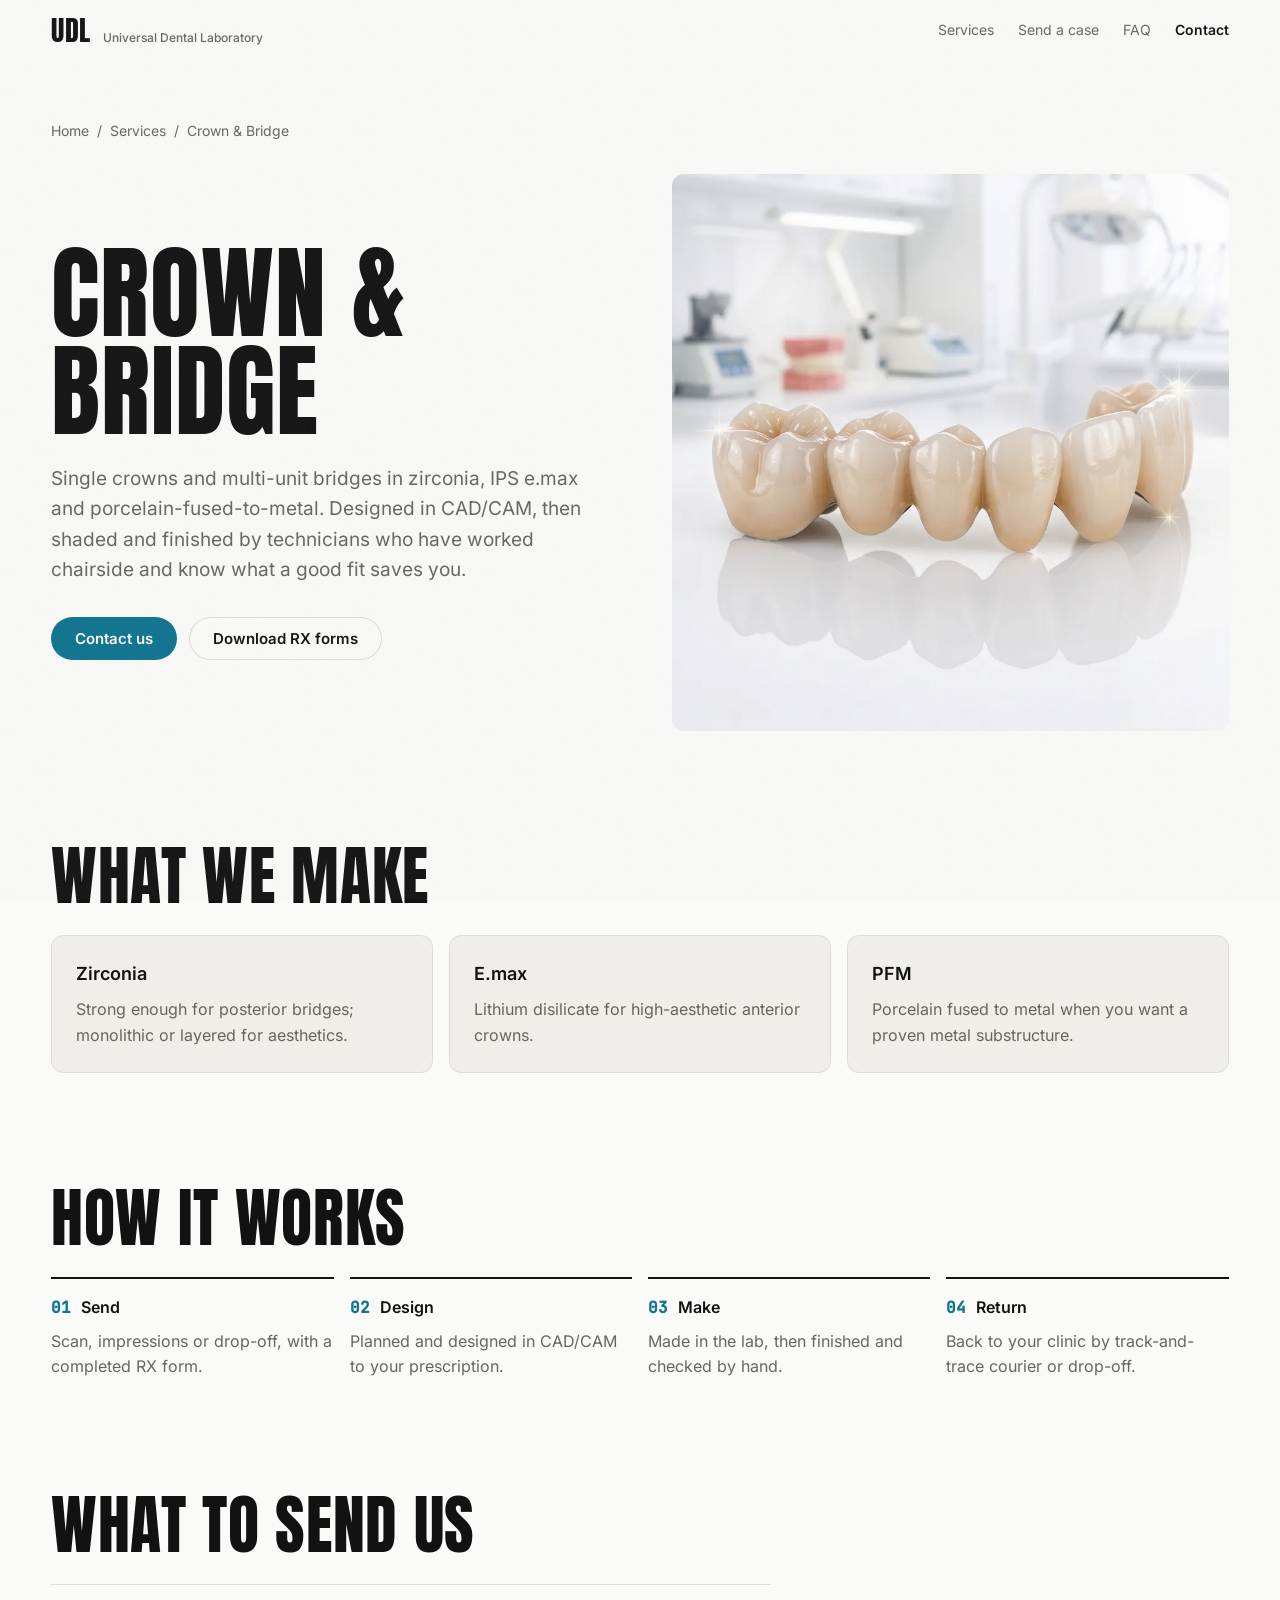
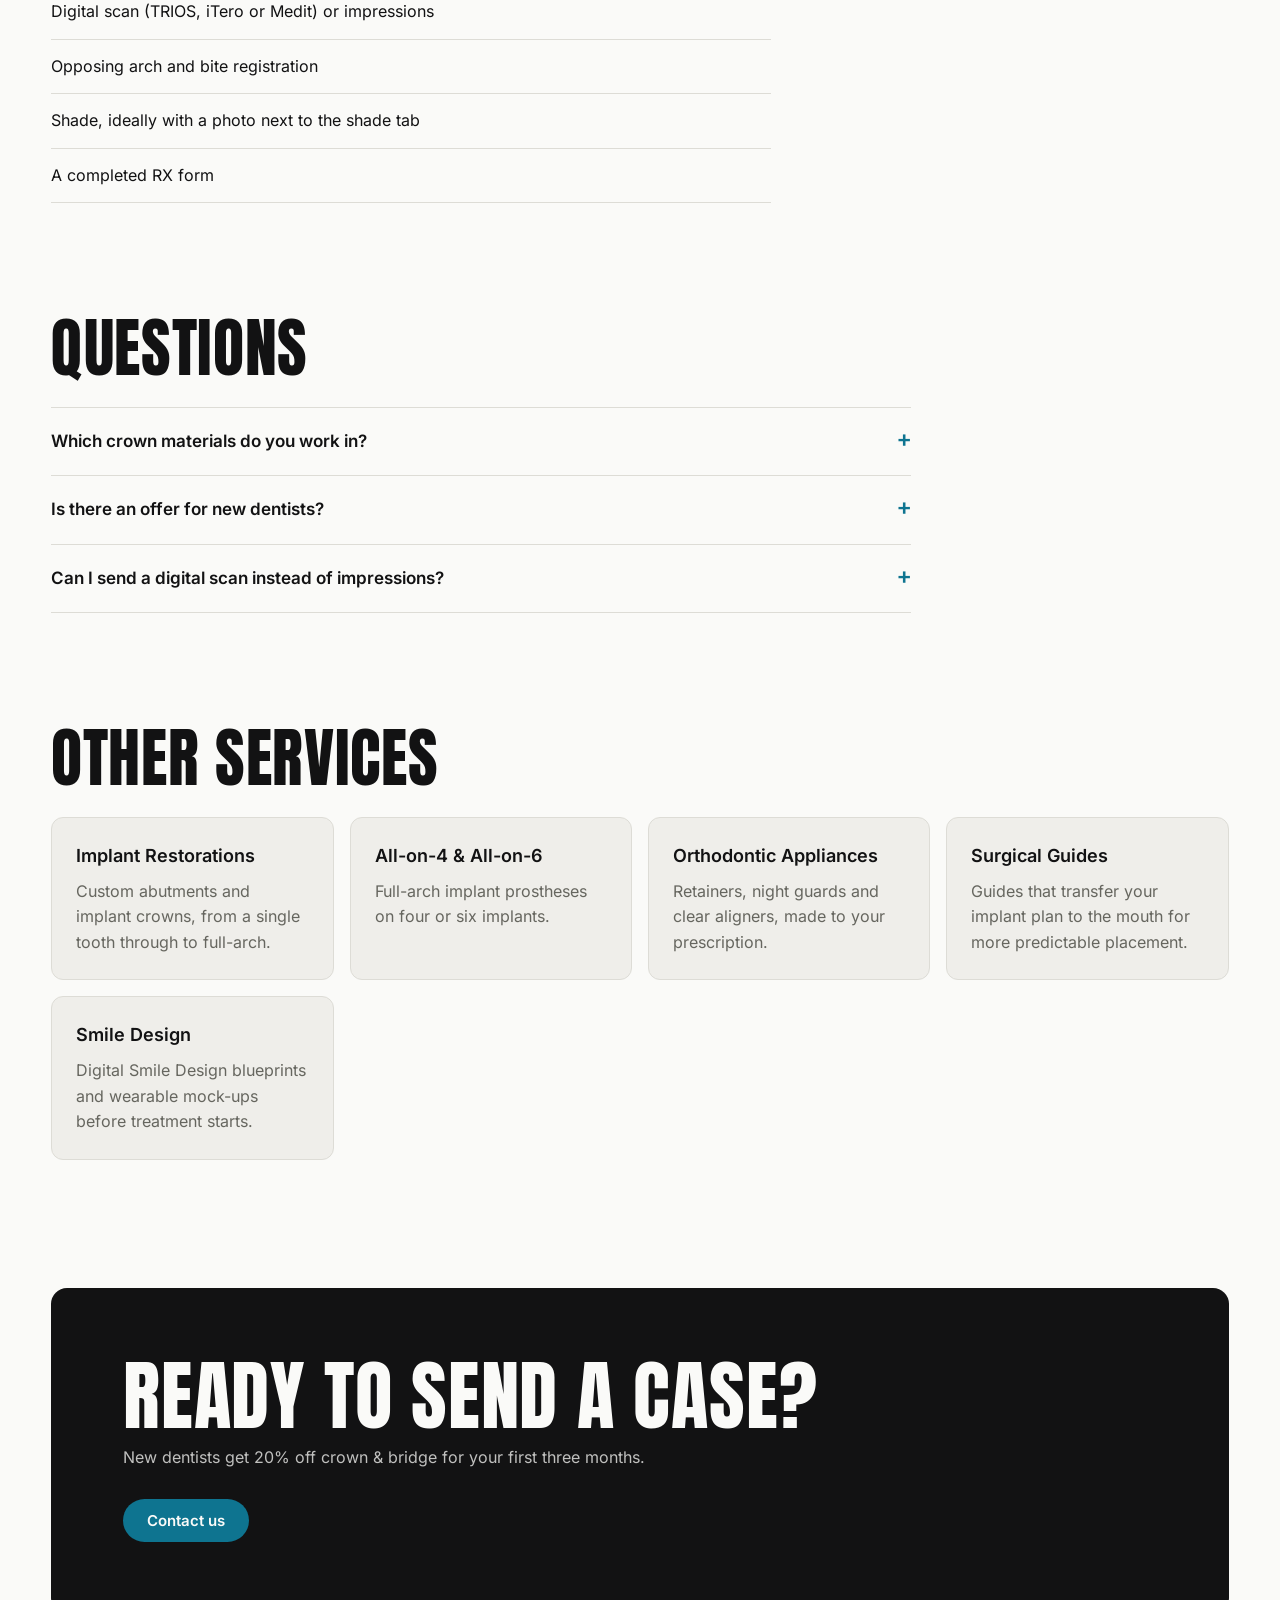
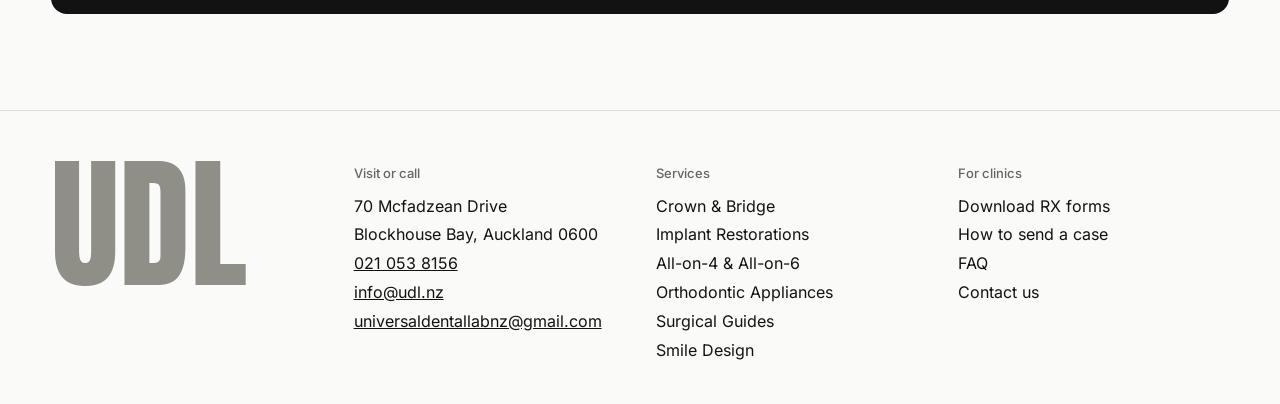
<file: services/crown-and-bridge/index.html>
<!doctype html>
<!-- Generated by build.mjs from content.mjs. Edit those, not this file. -->
<html lang="en-NZ">
<head>
  <meta charset="utf-8">
  <meta name="viewport" content="width=device-width, initial-scale=1">
  <title>Crown &amp; Bridge | Universal Dental Laboratory, Auckland</title>
  <meta name="description" content="Single crowns to multi-unit bridges, designed from your scan and finished by hand at the bench. Universal Dental Laboratory, Blockhouse Bay, Auckland.">
  <link rel="canonical" href="https://universaldentallab.co.nz/services/crown-and-bridge/">
  <meta property="og:type" content="website">
  <meta property="og:site_name" content="Universal Dental Laboratory">
  <meta property="og:title" content="Crown &amp; Bridge | Universal Dental Laboratory, Auckland">
  <meta property="og:description" content="Single crowns to multi-unit bridges, designed from your scan and finished by hand at the bench. Universal Dental Laboratory, Blockhouse Bay, Auckland.">
  <meta property="og:url" content="https://universaldentallab.co.nz/services/crown-and-bridge/">
  <meta property="og:image" content="https://universaldentallab.co.nz/assets/img/svc-crown-and-bridge.webp">
  <meta name="twitter:card" content="summary_large_image">
  <meta name="theme-color" content="#fafaf8">
  <link rel="icon" href="/favicon.svg" type="image/svg+xml">
  <link rel="preload" href="/assets/fonts/anton.woff2" as="font" type="font/woff2" crossorigin>
  <link rel="preload" href="/assets/fonts/inter.woff2" as="font" type="font/woff2" crossorigin>
  <link rel="preload" href="/assets/img/svc-crown-and-bridge.webp" as="image" fetchpriority="high">
  <link rel="stylesheet" href="/styles.css">
  <script type="module" src="/app.js"></script>
  <script type="application/ld+json">{"@context":"https://schema.org","@graph":[{"@type":"Service","@id":"https://universaldentallab.co.nz/services/crown-and-bridge/#service","name":"Crown & Bridge","serviceType":"Crown & Bridge","description":"Single crowns and multi-unit bridges in zirconia, IPS e.max and porcelain-fused-to-metal. Designed in CAD/CAM, then shaded and finished by technicians who have worked chairside and know what a good fit saves you.","url":"https://universaldentallab.co.nz/services/crown-and-bridge/","image":"https://universaldentallab.co.nz/assets/img/svc-crown-and-bridge.webp","provider":{"@id":"https://universaldentallab.co.nz/#lab"},"areaServed":[{"@type":"City","name":"Auckland"},{"@type":"Country","name":"New Zealand"}]},{"@type":"LocalBusiness","@id":"https://universaldentallab.co.nz/#lab","additionalType":"http://www.productontology.org/id/Dental_laboratory","name":"Universal Dental Laboratory","alternateName":["Universal Dental Lab","UDL"],"slogan":"Your A–Z dental lab","description":"Universal Dental Laboratory (UDL) is a dental laboratory in Blockhouse Bay, Auckland, New Zealand, making crown & bridge, implant restorations, All-on-4/6 full-arch prostheses, orthodontic appliances, surgical guides and smile design for dental clinics across New Zealand for over 15 years.","url":"https://universaldentallab.co.nz/","image":"https://universaldentallab.co.nz/assets/img/hero.jpg","telephone":"+64210538156","email":"info@udl.nz","address":{"@type":"PostalAddress","streetAddress":"70 Mcfadzean Drive","addressLocality":"Blockhouse Bay","addressRegion":"Auckland","postalCode":"0600","addressCountry":"NZ"},"areaServed":[{"@type":"City","name":"Auckland"},{"@type":"Country","name":"New Zealand"}],"knowsAbout":["Crown & Bridge","Implant Restorations","All-on-4 & All-on-6","Orthodontic Appliances","Surgical Guides","Smile Design","Zirconia","IPS e.max","CAD/CAM","Digital Smile Design","3Shape TRIOS","iTero","Medit"]},{"@type":"FAQPage","mainEntity":[{"@type":"Question","name":"Which crown materials do you work in?","acceptedAnswer":{"@type":"Answer","text":"Zirconia (monolithic and layered), IPS e.max lithium disilicate and porcelain-fused-to-metal. Note your preferred material on the RX form, or call the lab if you want advice for a specific case."}},{"@type":"Question","name":"Is there an offer for new dentists?","acceptedAnswer":{"@type":"Answer","text":"Yes. New dentists get 20% off all crown & bridge work for their first three months with UDL."}},{"@type":"Question","name":"Can I send a digital scan instead of impressions?","acceptedAnswer":{"@type":"Answer","text":"Yes. UDL accepts scans from 3Shape TRIOS, iTero and Medit, as well as conventional impressions."}}]},{"@type":"BreadcrumbList","itemListElement":[{"@type":"ListItem","position":1,"name":"Home","item":"https://universaldentallab.co.nz/"},{"@type":"ListItem","position":2,"name":"Services","item":"https://universaldentallab.co.nz/#work"},{"@type":"ListItem","position":3,"name":"Crown & Bridge","item":"https://universaldentallab.co.nz/services/crown-and-bridge/"}]}]}</script>
</head>
<body>
  <a class="skip" href="#main">Skip to content</a>
  <header class="nav">
    <a class="wordmark" href="/">UDL<span>Universal Dental Laboratory</span></a>
    <nav aria-label="Primary">
      <a href="/#work">Services</a>
      <a href="/#send">Send a case</a>
      <a href="/#faq">FAQ</a>
      <a class="nav-contact" href="#footer" data-contact>Contact</a>
    </nav>
  </header>

  <main id="main" class="svc">
    <nav class="crumbs" aria-label="Breadcrumb">
      <ol><li><a href="/">Home</a></li><li><a href="/#work">Services</a></li><li aria-current="page">Crown &amp; Bridge</li></ol>
    </nav>
    <header class="svc-hero">
      <div class="svc-intro">
        <h1>Crown &amp; Bridge</h1>
        <p class="lede">Single crowns and multi-unit bridges in zirconia, IPS e.max and porcelain-fused-to-metal. Designed in CAD/CAM, then shaded and finished by technicians who have worked chairside and know what a good fit saves you.</p>
        <p class="svc-cta"><button class="btn" type="button" data-contact data-service="Crown &amp; Bridge">Contact us</button> <a class="btn btn-ghost" href="https://drive.google.com/drive/folders/1DLwlyOq2QOLuRb28wxeqlomFmraf5q83" target="_blank" rel="noopener">Download RX forms</a></p>
      </div>
      <div class="svc-media"><img src="/assets/img/svc-crown-and-bridge.webp" alt="Six-unit ceramic bridge on a white lab bench" width="800" height="800" fetchpriority="high"></div>
    </header>

    <section class="svc-sec" aria-labelledby="make-title">
      <h2 id="make-title">What we make</h2>
      <ul class="opt-list">
        <li><strong>Zirconia</strong><span>Strong enough for posterior bridges; monolithic or layered for aesthetics.</span></li>
        <li><strong>E.max</strong><span>Lithium disilicate for high-aesthetic anterior crowns.</span></li>
        <li><strong>PFM</strong><span>Porcelain fused to metal when you want a proven metal substructure.</span></li>
      </ul>
    </section>

    <section class="svc-sec" aria-labelledby="how-title">
      <h2 id="how-title">How it works</h2>
      <ol class="steps">
        <li><strong>Send</strong><span>Scan, impressions or drop-off, with a completed RX form.</span></li>
        <li><strong>Design</strong><span>Planned and designed in CAD/CAM to your prescription.</span></li>
        <li><strong>Make</strong><span>Made in the lab, then finished and checked by hand.</span></li>
        <li><strong>Return</strong><span>Back to your clinic by track-and-trace courier or drop-off.</span></li>
      </ol>
    </section>

    <section class="svc-sec" aria-labelledby="send-title">
      <h2 id="send-title">What to send us</h2>
      <ul class="send-list">
        <li>Digital scan (TRIOS, iTero or Medit) or impressions</li>
        <li>Opposing arch and bite registration</li>
        <li>Shade, ideally with a photo next to the shade tab</li>
        <li>A completed RX form</li>
      </ul>
    </section>

    <section class="svc-sec" aria-labelledby="faq-title">
      <h2 id="faq-title">Questions</h2>
      <div class="faq-list">
        <details class="faq-item"><summary>Which crown materials do you work in?</summary><p>Zirconia (monolithic and layered), IPS e.max lithium disilicate and porcelain-fused-to-metal. Note your preferred material on the RX form, or call the lab if you want advice for a specific case.</p></details>
        <details class="faq-item"><summary>Is there an offer for new dentists?</summary><p>Yes. New dentists get 20% off all crown &amp; bridge work for their first three months with UDL.</p></details>
        <details class="faq-item"><summary>Can I send a digital scan instead of impressions?</summary><p>Yes. UDL accepts scans from 3Shape TRIOS, iTero and Medit, as well as conventional impressions.</p></details>
      </div>
    </section>

    <section class="svc-sec" aria-labelledby="more-title">
      <h2 id="more-title">Other services</h2>
      <ul class="related">
        <li><a href="/services/implants/"><strong>Implant Restorations</strong><span>Custom abutments and implant crowns, from a single tooth through to full-arch.</span></a></li>
        <li><a href="/services/all-on-4-6/"><strong>All-on-4 &amp; All-on-6</strong><span>Full-arch implant prostheses on four or six implants.</span></a></li>
        <li><a href="/services/orthodontic-appliances/"><strong>Orthodontic Appliances</strong><span>Retainers, night guards and clear aligners, made to your prescription.</span></a></li>
        <li><a href="/services/surgical-guides/"><strong>Surgical Guides</strong><span>Guides that transfer your implant plan to the mouth for more predictable placement.</span></a></li>
        <li><a href="/services/smile-design/"><strong>Smile Design</strong><span>Digital Smile Design blueprints and wearable mock-ups before treatment starts.</span></a></li>
      </ul>
    </section>

    <section class="cta-band" aria-labelledby="cta-title">
      <h2 id="cta-title">Ready to send a case?</h2>
      <p>New dentists get 20% off crown &amp; bridge for your first three months.</p>
      <button class="btn" type="button" data-contact data-service="Crown &amp; Bridge">Contact us</button>
    </section>
  </main>

  <footer id="footer" class="footer">
    <p class="footer-mark" aria-hidden="true">UDL</p>
    <div>
      <h2 class="footer-h">Visit or call</h2>
      <address>
        70 Mcfadzean Drive<br>Blockhouse Bay, Auckland 0600<br>
        <a href="tel:+64210538156">021 053 8156</a><br>
        <a href="mailto:info@udl.nz">info@udl.nz</a><br>
        <a href="mailto:universaldentallabnz@gmail.com">universaldentallabnz@gmail.com</a>
      </address>
    </div>
    <div>
      <h2 class="footer-h">Services</h2>
      <ul class="footer-links"><li><a href="/services/crown-and-bridge/">Crown &amp; Bridge</a></li><li><a href="/services/implants/">Implant Restorations</a></li><li><a href="/services/all-on-4-6/">All-on-4 &amp; All-on-6</a></li><li><a href="/services/orthodontic-appliances/">Orthodontic Appliances</a></li><li><a href="/services/surgical-guides/">Surgical Guides</a></li><li><a href="/services/smile-design/">Smile Design</a></li></ul>
    </div>
    <div>
      <h2 class="footer-h">For clinics</h2>
      <ul class="footer-links">
        <li><a href="https://drive.google.com/drive/folders/1DLwlyOq2QOLuRb28wxeqlomFmraf5q83" target="_blank" rel="noopener">Download RX forms</a></li>
        <li><a href="/#send">How to send a case</a></li>
        <li><a href="/#faq">FAQ</a></li>
        <li><a href="#footer" data-contact>Contact us</a></li>
      </ul>
    </div>
  </footer>

  <dialog id="contact" class="modal" aria-labelledby="contact-title">
    <form class="contact-form">
      <header class="modal-head">
        <h2 id="contact-title">Contact the lab</h2>
        <button class="icon-btn modal-close" type="button" aria-label="Close">✕</button>
      </header>
      <p class="modal-sub">Tell us about your case or your clinic and we’ll get back to you.</p>
      <div class="fields">
        <label>Name<input name="name" required autocomplete="name" autofocus></label>
        <label>Clinic<input name="clinic" autocomplete="organization"></label>
        <label>Email<input name="email" type="email" required autocomplete="email"></label>
        <label><span>Phone <small>(optional)</small></span><input name="phone" type="tel" autocomplete="tel"></label>
        <label class="full">Service
          <select name="service">
            <option>General enquiry</option><option>Crown &amp; Bridge</option><option>Implant Restorations</option><option>All-on-4 &amp; All-on-6</option><option>Orthodontic Appliances</option><option>Surgical Guides</option><option>Smile Design</option>
          </select>
        </label>
        <label class="full">Message<textarea name="message" rows="4" required></textarea></label>
        <input class="hp" name="_honey" tabindex="-1" autocomplete="off" aria-hidden="true">
      </div>
      <button class="btn" type="submit">Send message</button>
      <p class="form-status" role="status"></p>
    </form>
  </dialog>
</body>
</html>
</file>
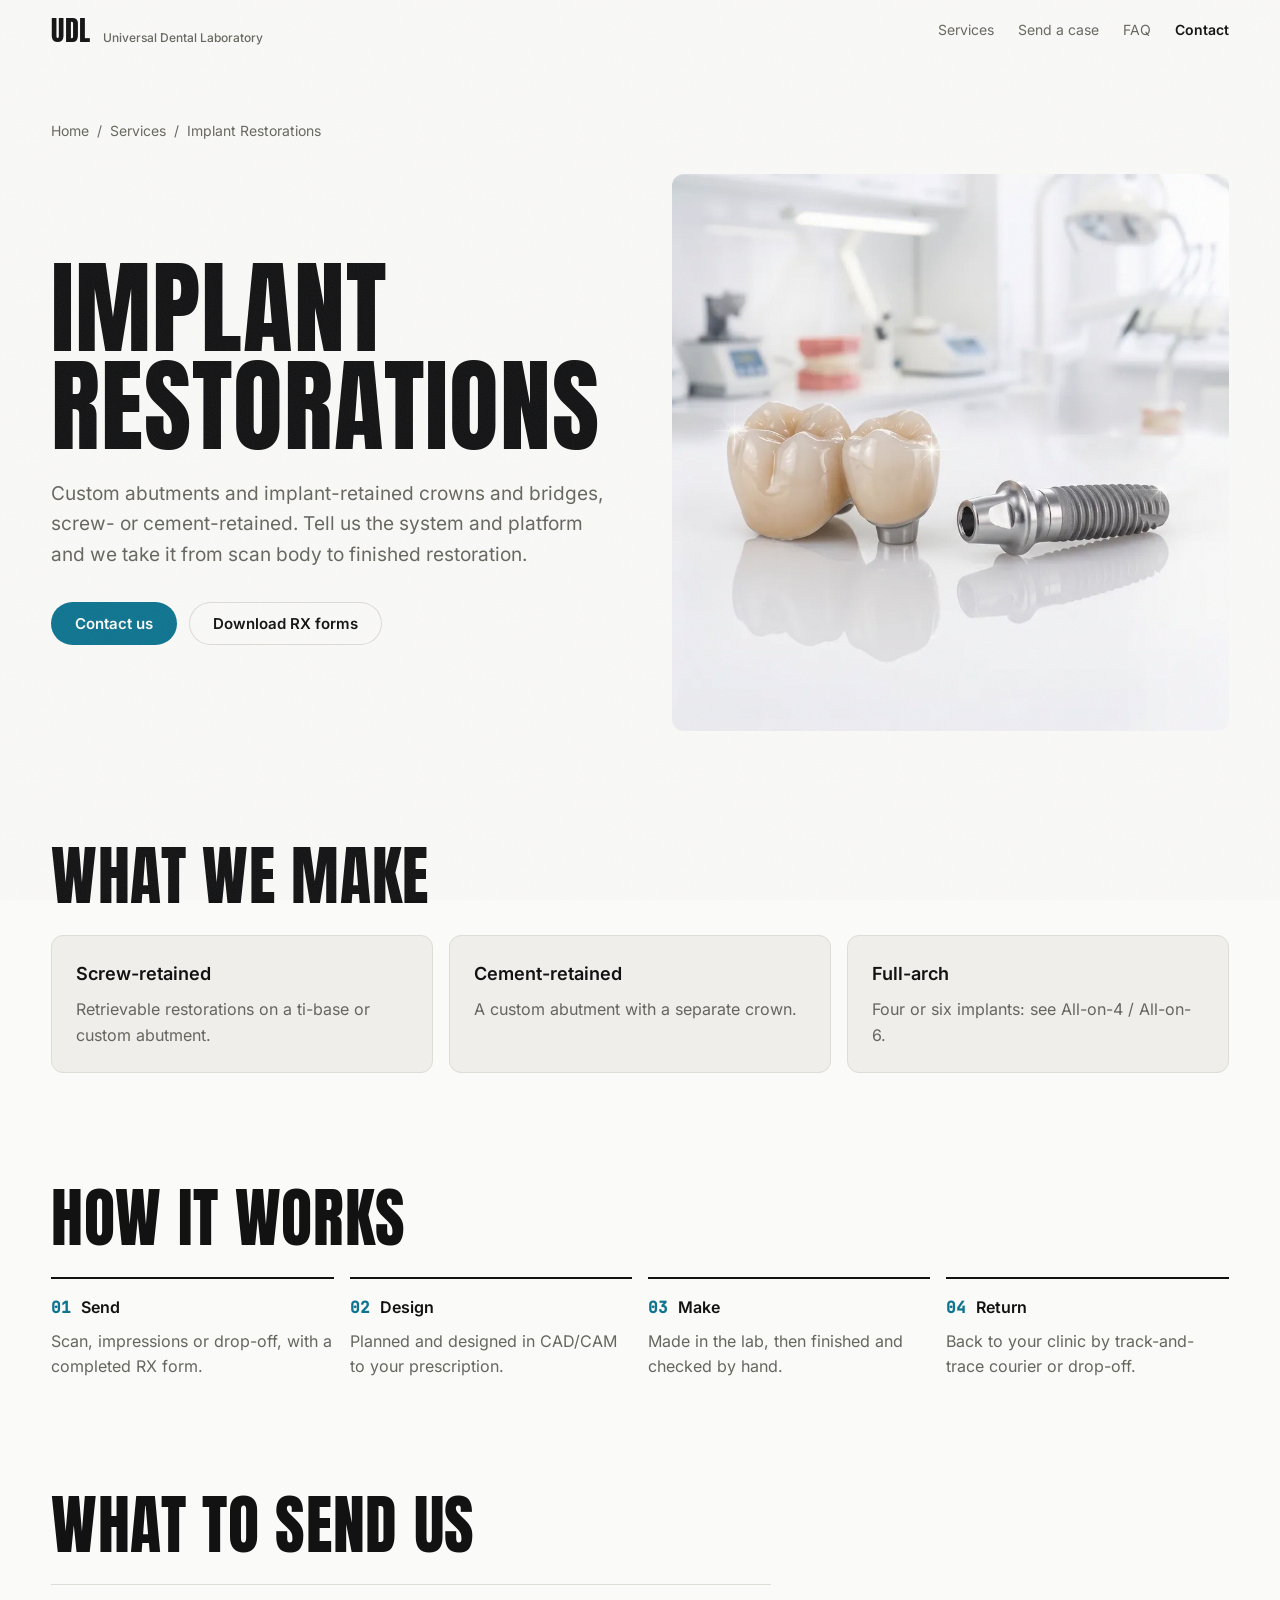
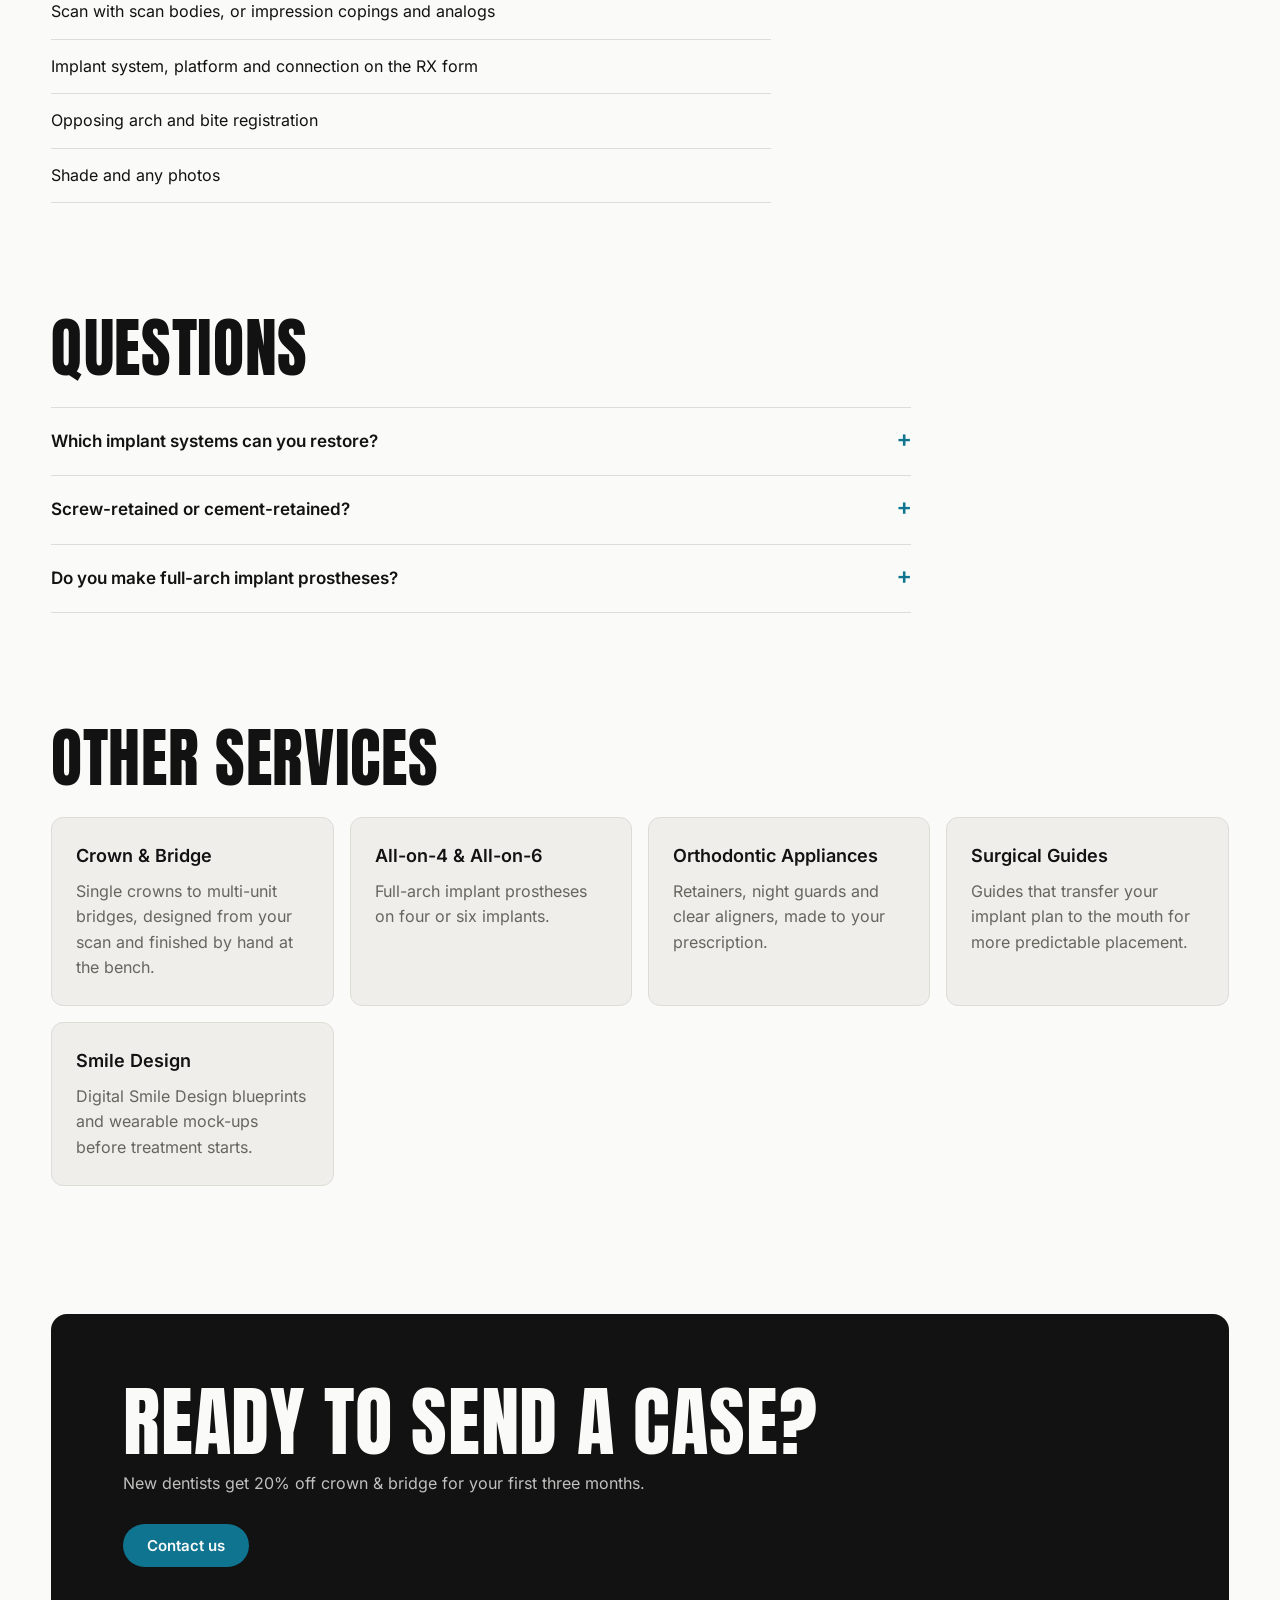
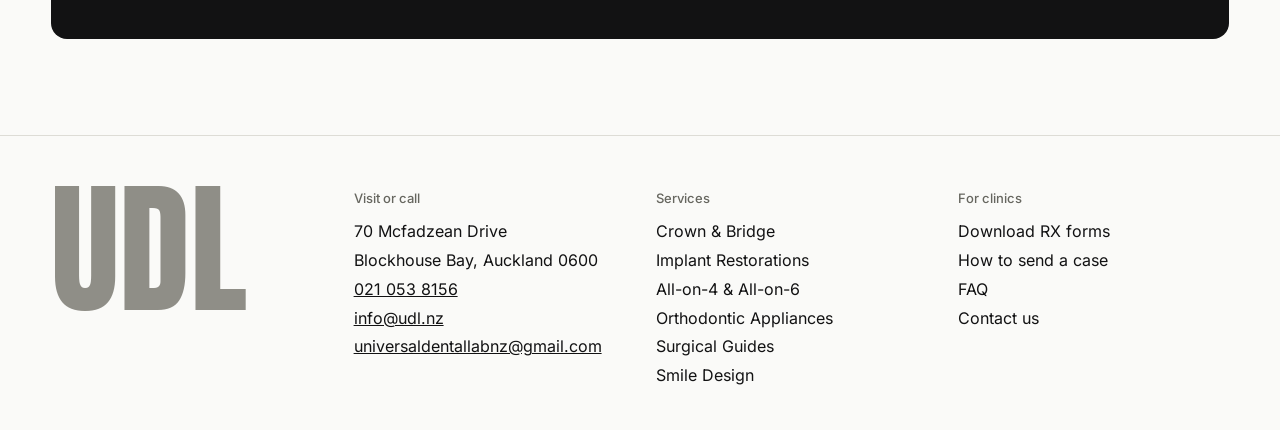
<file: services/implants/index.html>
<!doctype html>
<!-- Generated by build.mjs from content.mjs. Edit those, not this file. -->
<html lang="en-NZ">
<head>
  <meta charset="utf-8">
  <meta name="viewport" content="width=device-width, initial-scale=1">
  <title>Implant Restorations | Universal Dental Laboratory, Auckland</title>
  <meta name="description" content="Custom abutments and implant crowns, from a single tooth through to full-arch. Universal Dental Laboratory, Blockhouse Bay, Auckland.">
  <link rel="canonical" href="https://universaldentallab.co.nz/services/implants/">
  <meta property="og:type" content="website">
  <meta property="og:site_name" content="Universal Dental Laboratory">
  <meta property="og:title" content="Implant Restorations | Universal Dental Laboratory, Auckland">
  <meta property="og:description" content="Custom abutments and implant crowns, from a single tooth through to full-arch. Universal Dental Laboratory, Blockhouse Bay, Auckland.">
  <meta property="og:url" content="https://universaldentallab.co.nz/services/implants/">
  <meta property="og:image" content="https://universaldentallab.co.nz/assets/img/svc-implants.webp">
  <meta name="twitter:card" content="summary_large_image">
  <meta name="theme-color" content="#fafaf8">
  <link rel="icon" href="/favicon.svg" type="image/svg+xml">
  <link rel="preload" href="/assets/fonts/anton.woff2" as="font" type="font/woff2" crossorigin>
  <link rel="preload" href="/assets/fonts/inter.woff2" as="font" type="font/woff2" crossorigin>
  <link rel="preload" href="/assets/img/svc-implants.webp" as="image" fetchpriority="high">
  <link rel="stylesheet" href="/styles.css">
  <script type="module" src="/app.js"></script>
  <script type="application/ld+json">{"@context":"https://schema.org","@graph":[{"@type":"Service","@id":"https://universaldentallab.co.nz/services/implants/#service","name":"Implant Restorations","serviceType":"Implant Restorations","description":"Custom abutments and implant-retained crowns and bridges, screw- or cement-retained. Tell us the system and platform and we take it from scan body to finished restoration.","url":"https://universaldentallab.co.nz/services/implants/","image":"https://universaldentallab.co.nz/assets/img/svc-implants.webp","provider":{"@id":"https://universaldentallab.co.nz/#lab"},"areaServed":[{"@type":"City","name":"Auckland"},{"@type":"Country","name":"New Zealand"}]},{"@type":"LocalBusiness","@id":"https://universaldentallab.co.nz/#lab","additionalType":"http://www.productontology.org/id/Dental_laboratory","name":"Universal Dental Laboratory","alternateName":["Universal Dental Lab","UDL"],"slogan":"Your A–Z dental lab","description":"Universal Dental Laboratory (UDL) is a dental laboratory in Blockhouse Bay, Auckland, New Zealand, making crown & bridge, implant restorations, All-on-4/6 full-arch prostheses, orthodontic appliances, surgical guides and smile design for dental clinics across New Zealand for over 15 years.","url":"https://universaldentallab.co.nz/","image":"https://universaldentallab.co.nz/assets/img/hero.jpg","telephone":"+64210538156","email":"info@udl.nz","address":{"@type":"PostalAddress","streetAddress":"70 Mcfadzean Drive","addressLocality":"Blockhouse Bay","addressRegion":"Auckland","postalCode":"0600","addressCountry":"NZ"},"areaServed":[{"@type":"City","name":"Auckland"},{"@type":"Country","name":"New Zealand"}],"knowsAbout":["Crown & Bridge","Implant Restorations","All-on-4 & All-on-6","Orthodontic Appliances","Surgical Guides","Smile Design","Zirconia","IPS e.max","CAD/CAM","Digital Smile Design","3Shape TRIOS","iTero","Medit"]},{"@type":"FAQPage","mainEntity":[{"@type":"Question","name":"Which implant systems can you restore?","acceptedAnswer":{"@type":"Answer","text":"Note the implant system and platform on the RX form. If you are unsure whether we support a system, call the lab before sending the case."}},{"@type":"Question","name":"Screw-retained or cement-retained?","acceptedAnswer":{"@type":"Answer","text":"Both. Screw-retained is easier to retrieve; cement-retained suits some angulations and aesthetics. We build to your prescription."}},{"@type":"Question","name":"Do you make full-arch implant prostheses?","acceptedAnswer":{"@type":"Answer","text":"Yes. See All-on-4 / All-on-6 for full-arch work on four or six implants."}}]},{"@type":"BreadcrumbList","itemListElement":[{"@type":"ListItem","position":1,"name":"Home","item":"https://universaldentallab.co.nz/"},{"@type":"ListItem","position":2,"name":"Services","item":"https://universaldentallab.co.nz/#work"},{"@type":"ListItem","position":3,"name":"Implant Restorations","item":"https://universaldentallab.co.nz/services/implants/"}]}]}</script>
</head>
<body>
  <a class="skip" href="#main">Skip to content</a>
  <header class="nav">
    <a class="wordmark" href="/">UDL<span>Universal Dental Laboratory</span></a>
    <nav aria-label="Primary">
      <a href="/#work">Services</a>
      <a href="/#send">Send a case</a>
      <a href="/#faq">FAQ</a>
      <a class="nav-contact" href="#footer" data-contact>Contact</a>
    </nav>
  </header>

  <main id="main" class="svc">
    <nav class="crumbs" aria-label="Breadcrumb">
      <ol><li><a href="/">Home</a></li><li><a href="/#work">Services</a></li><li aria-current="page">Implant Restorations</li></ol>
    </nav>
    <header class="svc-hero">
      <div class="svc-intro">
        <h1>Implant Restorations</h1>
        <p class="lede">Custom abutments and implant-retained crowns and bridges, screw- or cement-retained. Tell us the system and platform and we take it from scan body to finished restoration.</p>
        <p class="svc-cta"><button class="btn" type="button" data-contact data-service="Implant Restorations">Contact us</button> <a class="btn btn-ghost" href="https://drive.google.com/drive/folders/1DLwlyOq2QOLuRb28wxeqlomFmraf5q83" target="_blank" rel="noopener">Download RX forms</a></p>
      </div>
      <div class="svc-media"><img src="/assets/img/svc-implants.webp" alt="Ceramic crown on an abutment beside a titanium dental implant" width="800" height="800" fetchpriority="high"></div>
    </header>

    <section class="svc-sec" aria-labelledby="make-title">
      <h2 id="make-title">What we make</h2>
      <ul class="opt-list">
        <li><strong>Screw-retained</strong><span>Retrievable restorations on a ti-base or custom abutment.</span></li>
        <li><strong>Cement-retained</strong><span>A custom abutment with a separate crown.</span></li>
        <li><strong>Full-arch</strong><span>Four or six implants: see All-on-4 / All-on-6.</span></li>
      </ul>
    </section>

    <section class="svc-sec" aria-labelledby="how-title">
      <h2 id="how-title">How it works</h2>
      <ol class="steps">
        <li><strong>Send</strong><span>Scan, impressions or drop-off, with a completed RX form.</span></li>
        <li><strong>Design</strong><span>Planned and designed in CAD/CAM to your prescription.</span></li>
        <li><strong>Make</strong><span>Made in the lab, then finished and checked by hand.</span></li>
        <li><strong>Return</strong><span>Back to your clinic by track-and-trace courier or drop-off.</span></li>
      </ol>
    </section>

    <section class="svc-sec" aria-labelledby="send-title">
      <h2 id="send-title">What to send us</h2>
      <ul class="send-list">
        <li>Scan with scan bodies, or impression copings and analogs</li>
        <li>Implant system, platform and connection on the RX form</li>
        <li>Opposing arch and bite registration</li>
        <li>Shade and any photos</li>
      </ul>
    </section>

    <section class="svc-sec" aria-labelledby="faq-title">
      <h2 id="faq-title">Questions</h2>
      <div class="faq-list">
        <details class="faq-item"><summary>Which implant systems can you restore?</summary><p>Note the implant system and platform on the RX form. If you are unsure whether we support a system, call the lab before sending the case.</p></details>
        <details class="faq-item"><summary>Screw-retained or cement-retained?</summary><p>Both. Screw-retained is easier to retrieve; cement-retained suits some angulations and aesthetics. We build to your prescription.</p></details>
        <details class="faq-item"><summary>Do you make full-arch implant prostheses?</summary><p>Yes. See All-on-4 / All-on-6 for full-arch work on four or six implants.</p></details>
      </div>
    </section>

    <section class="svc-sec" aria-labelledby="more-title">
      <h2 id="more-title">Other services</h2>
      <ul class="related">
        <li><a href="/services/crown-and-bridge/"><strong>Crown &amp; Bridge</strong><span>Single crowns to multi-unit bridges, designed from your scan and finished by hand at the bench.</span></a></li>
        <li><a href="/services/all-on-4-6/"><strong>All-on-4 &amp; All-on-6</strong><span>Full-arch implant prostheses on four or six implants.</span></a></li>
        <li><a href="/services/orthodontic-appliances/"><strong>Orthodontic Appliances</strong><span>Retainers, night guards and clear aligners, made to your prescription.</span></a></li>
        <li><a href="/services/surgical-guides/"><strong>Surgical Guides</strong><span>Guides that transfer your implant plan to the mouth for more predictable placement.</span></a></li>
        <li><a href="/services/smile-design/"><strong>Smile Design</strong><span>Digital Smile Design blueprints and wearable mock-ups before treatment starts.</span></a></li>
      </ul>
    </section>

    <section class="cta-band" aria-labelledby="cta-title">
      <h2 id="cta-title">Ready to send a case?</h2>
      <p>New dentists get 20% off crown &amp; bridge for your first three months.</p>
      <button class="btn" type="button" data-contact data-service="Implant Restorations">Contact us</button>
    </section>
  </main>

  <footer id="footer" class="footer">
    <p class="footer-mark" aria-hidden="true">UDL</p>
    <div>
      <h2 class="footer-h">Visit or call</h2>
      <address>
        70 Mcfadzean Drive<br>Blockhouse Bay, Auckland 0600<br>
        <a href="tel:+64210538156">021 053 8156</a><br>
        <a href="mailto:info@udl.nz">info@udl.nz</a><br>
        <a href="mailto:universaldentallabnz@gmail.com">universaldentallabnz@gmail.com</a>
      </address>
    </div>
    <div>
      <h2 class="footer-h">Services</h2>
      <ul class="footer-links"><li><a href="/services/crown-and-bridge/">Crown &amp; Bridge</a></li><li><a href="/services/implants/">Implant Restorations</a></li><li><a href="/services/all-on-4-6/">All-on-4 &amp; All-on-6</a></li><li><a href="/services/orthodontic-appliances/">Orthodontic Appliances</a></li><li><a href="/services/surgical-guides/">Surgical Guides</a></li><li><a href="/services/smile-design/">Smile Design</a></li></ul>
    </div>
    <div>
      <h2 class="footer-h">For clinics</h2>
      <ul class="footer-links">
        <li><a href="https://drive.google.com/drive/folders/1DLwlyOq2QOLuRb28wxeqlomFmraf5q83" target="_blank" rel="noopener">Download RX forms</a></li>
        <li><a href="/#send">How to send a case</a></li>
        <li><a href="/#faq">FAQ</a></li>
        <li><a href="#footer" data-contact>Contact us</a></li>
      </ul>
    </div>
  </footer>

  <dialog id="contact" class="modal" aria-labelledby="contact-title">
    <form class="contact-form">
      <header class="modal-head">
        <h2 id="contact-title">Contact the lab</h2>
        <button class="icon-btn modal-close" type="button" aria-label="Close">✕</button>
      </header>
      <p class="modal-sub">Tell us about your case or your clinic and we’ll get back to you.</p>
      <div class="fields">
        <label>Name<input name="name" required autocomplete="name" autofocus></label>
        <label>Clinic<input name="clinic" autocomplete="organization"></label>
        <label>Email<input name="email" type="email" required autocomplete="email"></label>
        <label><span>Phone <small>(optional)</small></span><input name="phone" type="tel" autocomplete="tel"></label>
        <label class="full">Service
          <select name="service">
            <option>General enquiry</option><option>Crown &amp; Bridge</option><option>Implant Restorations</option><option>All-on-4 &amp; All-on-6</option><option>Orthodontic Appliances</option><option>Surgical Guides</option><option>Smile Design</option>
          </select>
        </label>
        <label class="full">Message<textarea name="message" rows="4" required></textarea></label>
        <input class="hp" name="_honey" tabindex="-1" autocomplete="off" aria-hidden="true">
      </div>
      <button class="btn" type="submit">Send message</button>
      <p class="form-status" role="status"></p>
    </form>
  </dialog>
</body>
</html>
</file>
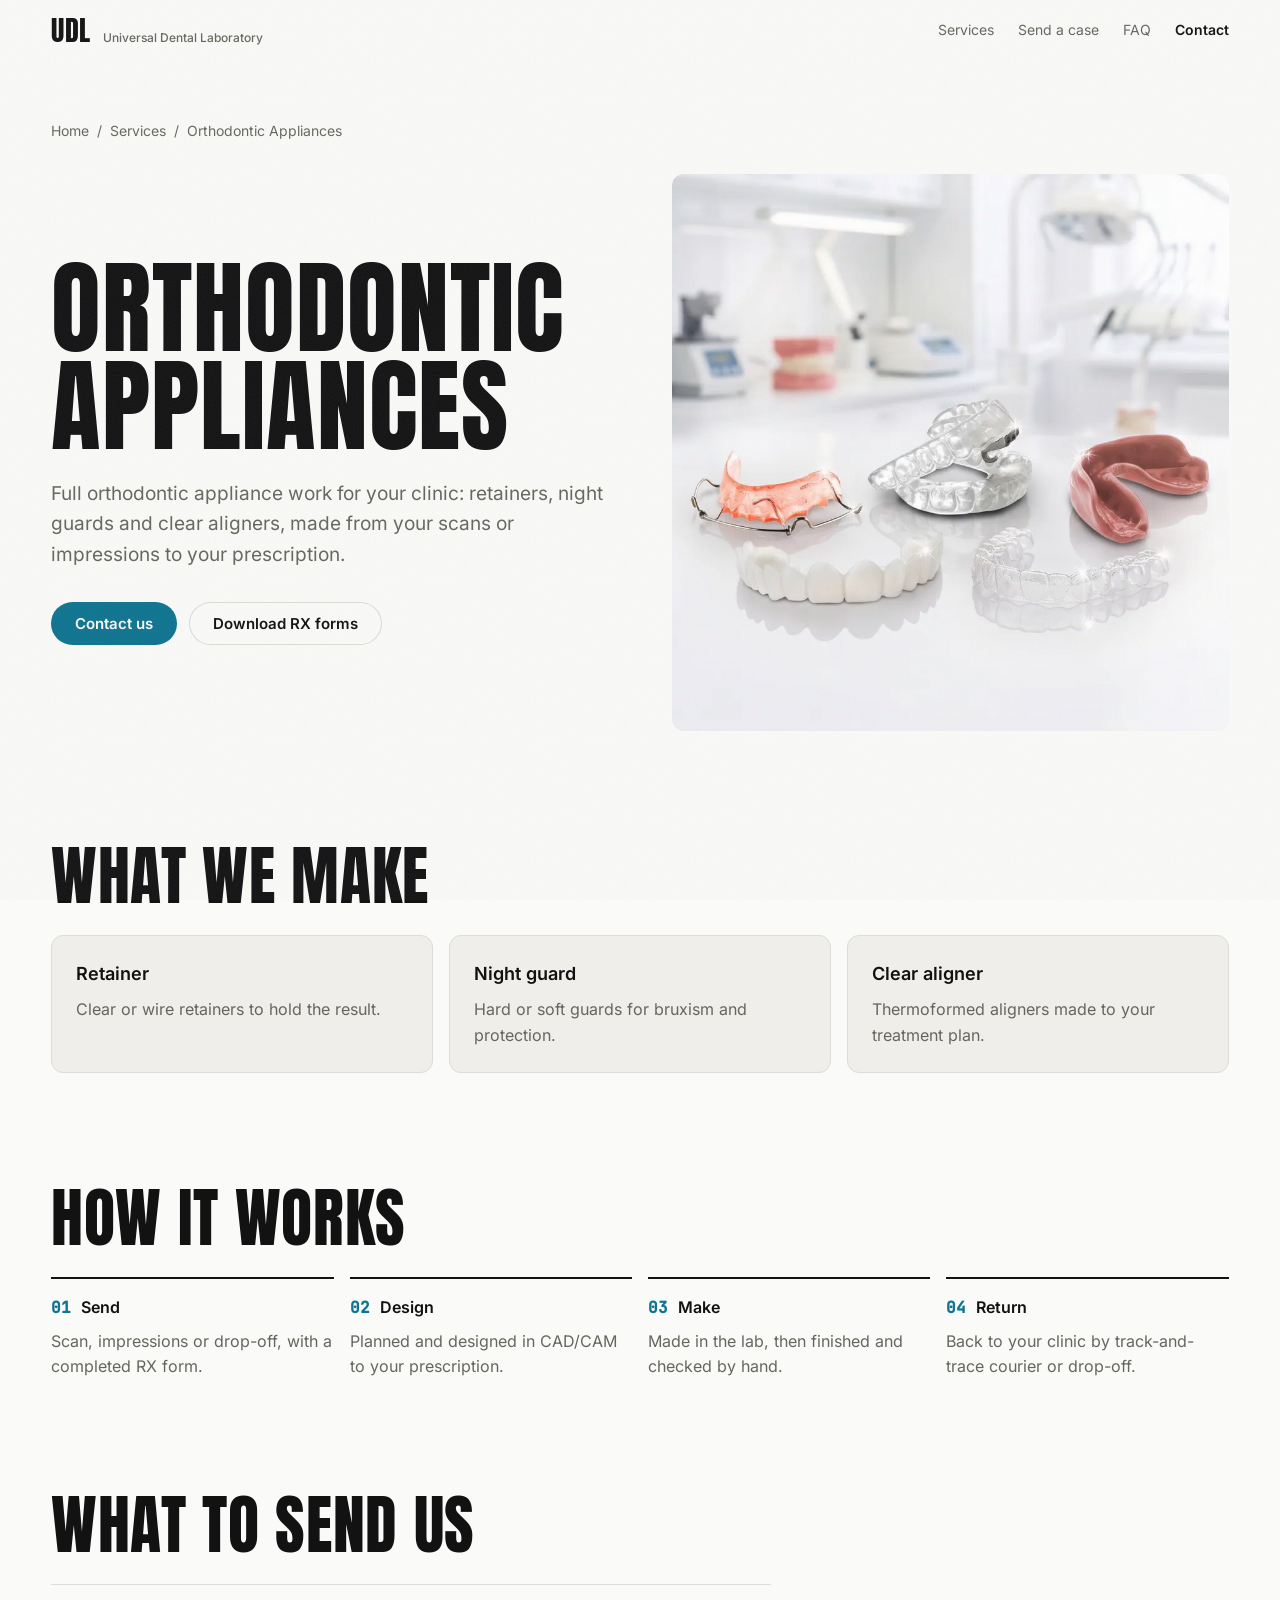
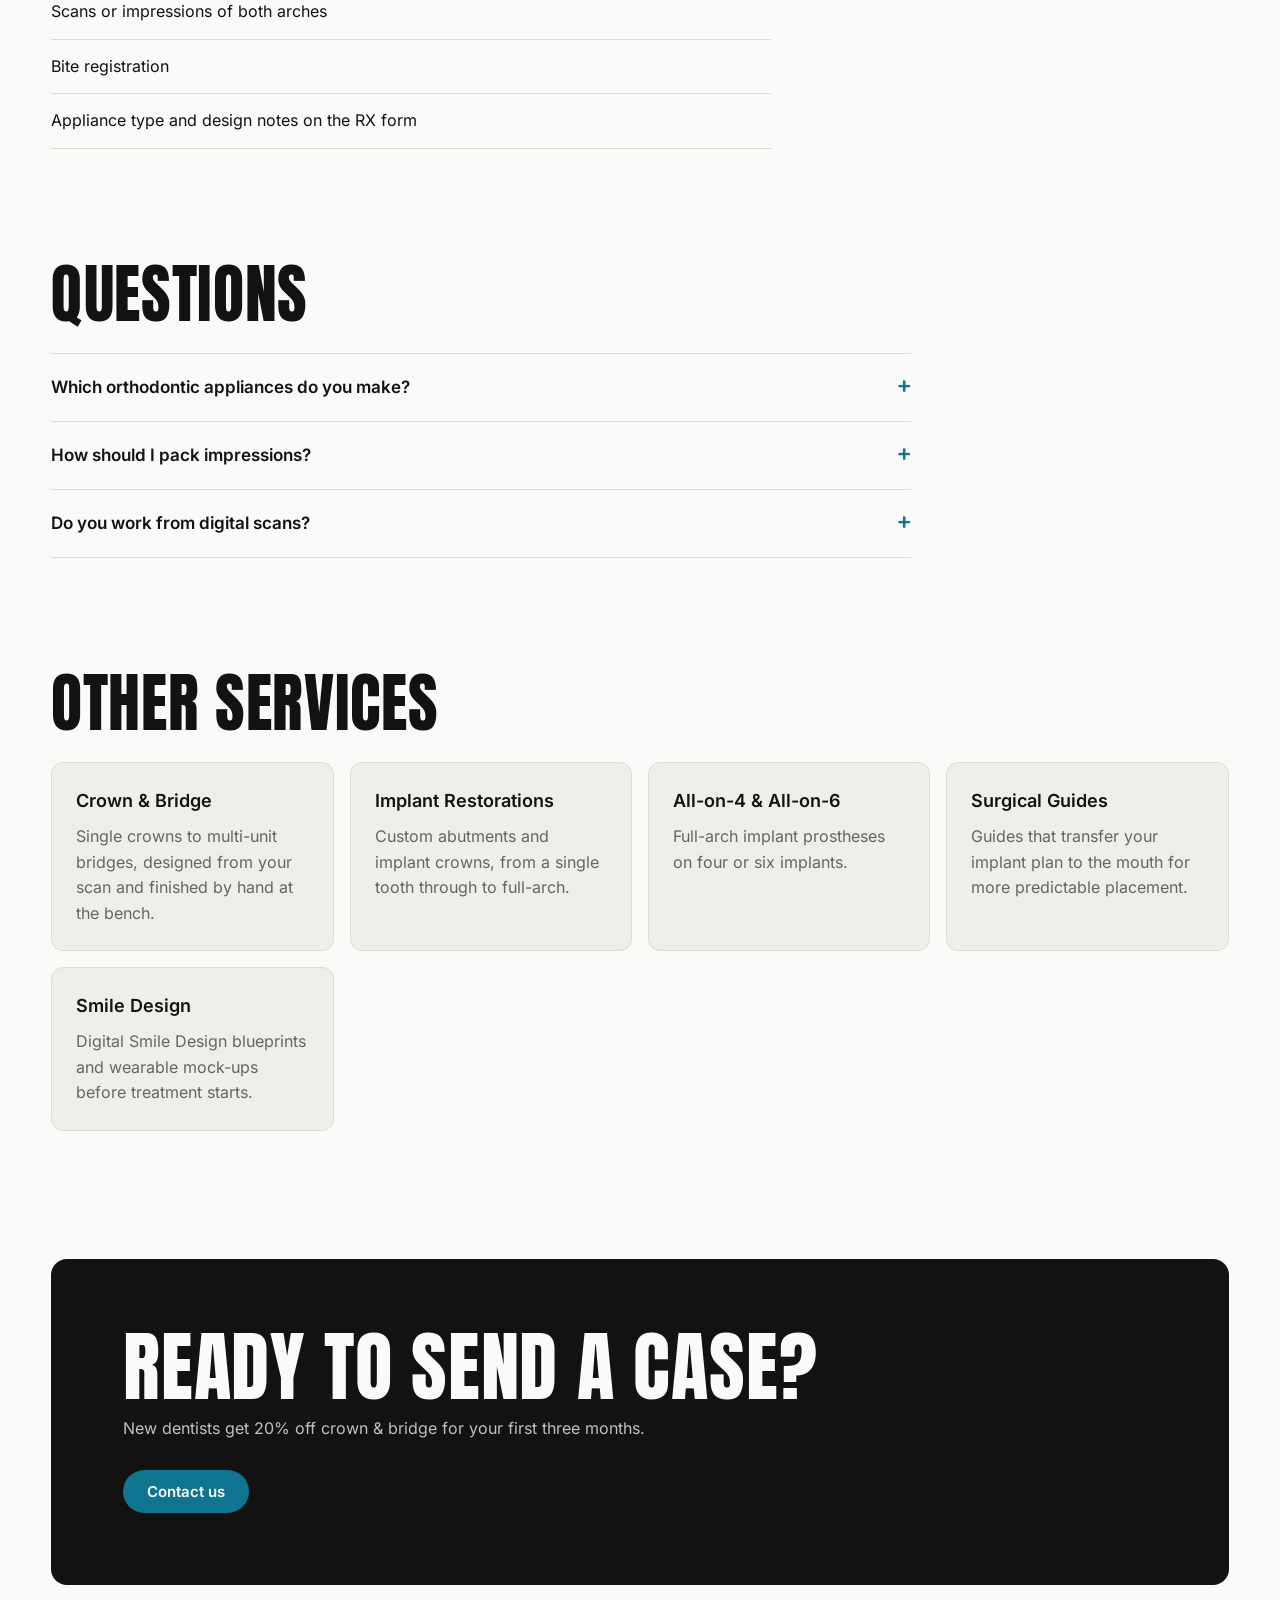
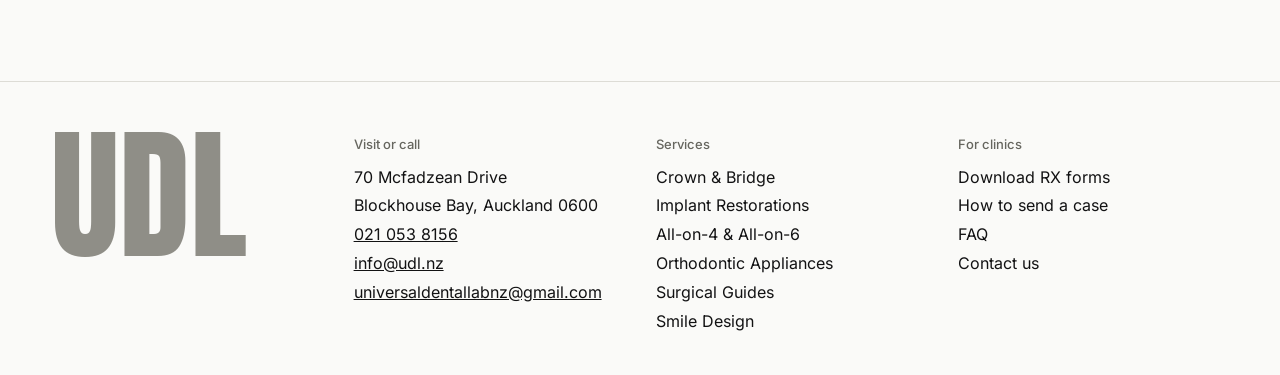
<file: services/orthodontic-appliances/index.html>
<!doctype html>
<!-- Generated by build.mjs from content.mjs. Edit those, not this file. -->
<html lang="en-NZ">
<head>
  <meta charset="utf-8">
  <meta name="viewport" content="width=device-width, initial-scale=1">
  <title>Orthodontic Appliances | Universal Dental Laboratory, Auckland</title>
  <meta name="description" content="Retainers, night guards and clear aligners, made to your prescription. Universal Dental Laboratory, Blockhouse Bay, Auckland.">
  <link rel="canonical" href="https://universaldentallab.co.nz/services/orthodontic-appliances/">
  <meta property="og:type" content="website">
  <meta property="og:site_name" content="Universal Dental Laboratory">
  <meta property="og:title" content="Orthodontic Appliances | Universal Dental Laboratory, Auckland">
  <meta property="og:description" content="Retainers, night guards and clear aligners, made to your prescription. Universal Dental Laboratory, Blockhouse Bay, Auckland.">
  <meta property="og:url" content="https://universaldentallab.co.nz/services/orthodontic-appliances/">
  <meta property="og:image" content="https://universaldentallab.co.nz/assets/img/svc-ortho.webp">
  <meta name="twitter:card" content="summary_large_image">
  <meta name="theme-color" content="#fafaf8">
  <link rel="icon" href="/favicon.svg" type="image/svg+xml">
  <link rel="preload" href="/assets/fonts/anton.woff2" as="font" type="font/woff2" crossorigin>
  <link rel="preload" href="/assets/fonts/inter.woff2" as="font" type="font/woff2" crossorigin>
  <link rel="preload" href="/assets/img/svc-ortho.webp" as="image" fetchpriority="high">
  <link rel="stylesheet" href="/styles.css">
  <script type="module" src="/app.js"></script>
  <script type="application/ld+json">{"@context":"https://schema.org","@graph":[{"@type":"Service","@id":"https://universaldentallab.co.nz/services/orthodontic-appliances/#service","name":"Orthodontic Appliances","serviceType":"Orthodontic Appliances","description":"Full orthodontic appliance work for your clinic: retainers, night guards and clear aligners, made from your scans or impressions to your prescription.","url":"https://universaldentallab.co.nz/services/orthodontic-appliances/","image":"https://universaldentallab.co.nz/assets/img/svc-ortho.webp","provider":{"@id":"https://universaldentallab.co.nz/#lab"},"areaServed":[{"@type":"City","name":"Auckland"},{"@type":"Country","name":"New Zealand"}]},{"@type":"LocalBusiness","@id":"https://universaldentallab.co.nz/#lab","additionalType":"http://www.productontology.org/id/Dental_laboratory","name":"Universal Dental Laboratory","alternateName":["Universal Dental Lab","UDL"],"slogan":"Your A–Z dental lab","description":"Universal Dental Laboratory (UDL) is a dental laboratory in Blockhouse Bay, Auckland, New Zealand, making crown & bridge, implant restorations, All-on-4/6 full-arch prostheses, orthodontic appliances, surgical guides and smile design for dental clinics across New Zealand for over 15 years.","url":"https://universaldentallab.co.nz/","image":"https://universaldentallab.co.nz/assets/img/hero.jpg","telephone":"+64210538156","email":"info@udl.nz","address":{"@type":"PostalAddress","streetAddress":"70 Mcfadzean Drive","addressLocality":"Blockhouse Bay","addressRegion":"Auckland","postalCode":"0600","addressCountry":"NZ"},"areaServed":[{"@type":"City","name":"Auckland"},{"@type":"Country","name":"New Zealand"}],"knowsAbout":["Crown & Bridge","Implant Restorations","All-on-4 & All-on-6","Orthodontic Appliances","Surgical Guides","Smile Design","Zirconia","IPS e.max","CAD/CAM","Digital Smile Design","3Shape TRIOS","iTero","Medit"]},{"@type":"FAQPage","mainEntity":[{"@type":"Question","name":"Which orthodontic appliances do you make?","acceptedAnswer":{"@type":"Answer","text":"Retainers, night guards and clear aligners. If you need something else, call the lab: we may still be able to help."}},{"@type":"Question","name":"How should I pack impressions?","acceptedAnswer":{"@type":"Answer","text":"Disinfect impressions and bites, bag them where possible, wrap models, secure everything so nothing moves in transit, and label the box clearly."}},{"@type":"Question","name":"Do you work from digital scans?","acceptedAnswer":{"@type":"Answer","text":"Yes. Scans from 3Shape TRIOS, iTero and Medit are all accepted."}}]},{"@type":"BreadcrumbList","itemListElement":[{"@type":"ListItem","position":1,"name":"Home","item":"https://universaldentallab.co.nz/"},{"@type":"ListItem","position":2,"name":"Services","item":"https://universaldentallab.co.nz/#work"},{"@type":"ListItem","position":3,"name":"Orthodontic Appliances","item":"https://universaldentallab.co.nz/services/orthodontic-appliances/"}]}]}</script>
</head>
<body>
  <a class="skip" href="#main">Skip to content</a>
  <header class="nav">
    <a class="wordmark" href="/">UDL<span>Universal Dental Laboratory</span></a>
    <nav aria-label="Primary">
      <a href="/#work">Services</a>
      <a href="/#send">Send a case</a>
      <a href="/#faq">FAQ</a>
      <a class="nav-contact" href="#footer" data-contact>Contact</a>
    </nav>
  </header>

  <main id="main" class="svc">
    <nav class="crumbs" aria-label="Breadcrumb">
      <ol><li><a href="/">Home</a></li><li><a href="/#work">Services</a></li><li aria-current="page">Orthodontic Appliances</li></ol>
    </nav>
    <header class="svc-hero">
      <div class="svc-intro">
        <h1>Orthodontic Appliances</h1>
        <p class="lede">Full orthodontic appliance work for your clinic: retainers, night guards and clear aligners, made from your scans or impressions to your prescription.</p>
        <p class="svc-cta"><button class="btn" type="button" data-contact data-service="Orthodontic Appliances">Contact us</button> <a class="btn btn-ghost" href="https://drive.google.com/drive/folders/1DLwlyOq2QOLuRb28wxeqlomFmraf5q83" target="_blank" rel="noopener">Download RX forms</a></p>
      </div>
      <div class="svc-media"><img src="/assets/img/svc-ortho.webp" alt="Retainer, clear aligners, night guard, mouthguard and veneer mock-up on a lab bench" width="800" height="800" fetchpriority="high"></div>
    </header>

    <section class="svc-sec" aria-labelledby="make-title">
      <h2 id="make-title">What we make</h2>
      <ul class="opt-list">
        <li><strong>Retainer</strong><span>Clear or wire retainers to hold the result.</span></li>
        <li><strong>Night guard</strong><span>Hard or soft guards for bruxism and protection.</span></li>
        <li><strong>Clear aligner</strong><span>Thermoformed aligners made to your treatment plan.</span></li>
      </ul>
    </section>

    <section class="svc-sec" aria-labelledby="how-title">
      <h2 id="how-title">How it works</h2>
      <ol class="steps">
        <li><strong>Send</strong><span>Scan, impressions or drop-off, with a completed RX form.</span></li>
        <li><strong>Design</strong><span>Planned and designed in CAD/CAM to your prescription.</span></li>
        <li><strong>Make</strong><span>Made in the lab, then finished and checked by hand.</span></li>
        <li><strong>Return</strong><span>Back to your clinic by track-and-trace courier or drop-off.</span></li>
      </ol>
    </section>

    <section class="svc-sec" aria-labelledby="send-title">
      <h2 id="send-title">What to send us</h2>
      <ul class="send-list">
        <li>Scans or impressions of both arches</li>
        <li>Bite registration</li>
        <li>Appliance type and design notes on the RX form</li>
      </ul>
    </section>

    <section class="svc-sec" aria-labelledby="faq-title">
      <h2 id="faq-title">Questions</h2>
      <div class="faq-list">
        <details class="faq-item"><summary>Which orthodontic appliances do you make?</summary><p>Retainers, night guards and clear aligners. If you need something else, call the lab: we may still be able to help.</p></details>
        <details class="faq-item"><summary>How should I pack impressions?</summary><p>Disinfect impressions and bites, bag them where possible, wrap models, secure everything so nothing moves in transit, and label the box clearly.</p></details>
        <details class="faq-item"><summary>Do you work from digital scans?</summary><p>Yes. Scans from 3Shape TRIOS, iTero and Medit are all accepted.</p></details>
      </div>
    </section>

    <section class="svc-sec" aria-labelledby="more-title">
      <h2 id="more-title">Other services</h2>
      <ul class="related">
        <li><a href="/services/crown-and-bridge/"><strong>Crown &amp; Bridge</strong><span>Single crowns to multi-unit bridges, designed from your scan and finished by hand at the bench.</span></a></li>
        <li><a href="/services/implants/"><strong>Implant Restorations</strong><span>Custom abutments and implant crowns, from a single tooth through to full-arch.</span></a></li>
        <li><a href="/services/all-on-4-6/"><strong>All-on-4 &amp; All-on-6</strong><span>Full-arch implant prostheses on four or six implants.</span></a></li>
        <li><a href="/services/surgical-guides/"><strong>Surgical Guides</strong><span>Guides that transfer your implant plan to the mouth for more predictable placement.</span></a></li>
        <li><a href="/services/smile-design/"><strong>Smile Design</strong><span>Digital Smile Design blueprints and wearable mock-ups before treatment starts.</span></a></li>
      </ul>
    </section>

    <section class="cta-band" aria-labelledby="cta-title">
      <h2 id="cta-title">Ready to send a case?</h2>
      <p>New dentists get 20% off crown &amp; bridge for your first three months.</p>
      <button class="btn" type="button" data-contact data-service="Orthodontic Appliances">Contact us</button>
    </section>
  </main>

  <footer id="footer" class="footer">
    <p class="footer-mark" aria-hidden="true">UDL</p>
    <div>
      <h2 class="footer-h">Visit or call</h2>
      <address>
        70 Mcfadzean Drive<br>Blockhouse Bay, Auckland 0600<br>
        <a href="tel:+64210538156">021 053 8156</a><br>
        <a href="mailto:info@udl.nz">info@udl.nz</a><br>
        <a href="mailto:universaldentallabnz@gmail.com">universaldentallabnz@gmail.com</a>
      </address>
    </div>
    <div>
      <h2 class="footer-h">Services</h2>
      <ul class="footer-links"><li><a href="/services/crown-and-bridge/">Crown &amp; Bridge</a></li><li><a href="/services/implants/">Implant Restorations</a></li><li><a href="/services/all-on-4-6/">All-on-4 &amp; All-on-6</a></li><li><a href="/services/orthodontic-appliances/">Orthodontic Appliances</a></li><li><a href="/services/surgical-guides/">Surgical Guides</a></li><li><a href="/services/smile-design/">Smile Design</a></li></ul>
    </div>
    <div>
      <h2 class="footer-h">For clinics</h2>
      <ul class="footer-links">
        <li><a href="https://drive.google.com/drive/folders/1DLwlyOq2QOLuRb28wxeqlomFmraf5q83" target="_blank" rel="noopener">Download RX forms</a></li>
        <li><a href="/#send">How to send a case</a></li>
        <li><a href="/#faq">FAQ</a></li>
        <li><a href="#footer" data-contact>Contact us</a></li>
      </ul>
    </div>
  </footer>

  <dialog id="contact" class="modal" aria-labelledby="contact-title">
    <form class="contact-form">
      <header class="modal-head">
        <h2 id="contact-title">Contact the lab</h2>
        <button class="icon-btn modal-close" type="button" aria-label="Close">✕</button>
      </header>
      <p class="modal-sub">Tell us about your case or your clinic and we’ll get back to you.</p>
      <div class="fields">
        <label>Name<input name="name" required autocomplete="name" autofocus></label>
        <label>Clinic<input name="clinic" autocomplete="organization"></label>
        <label>Email<input name="email" type="email" required autocomplete="email"></label>
        <label><span>Phone <small>(optional)</small></span><input name="phone" type="tel" autocomplete="tel"></label>
        <label class="full">Service
          <select name="service">
            <option>General enquiry</option><option>Crown &amp; Bridge</option><option>Implant Restorations</option><option>All-on-4 &amp; All-on-6</option><option>Orthodontic Appliances</option><option>Surgical Guides</option><option>Smile Design</option>
          </select>
        </label>
        <label class="full">Message<textarea name="message" rows="4" required></textarea></label>
        <input class="hp" name="_honey" tabindex="-1" autocomplete="off" aria-hidden="true">
      </div>
      <button class="btn" type="submit">Send message</button>
      <p class="form-status" role="status"></p>
    </form>
  </dialog>
</body>
</html>
</file>
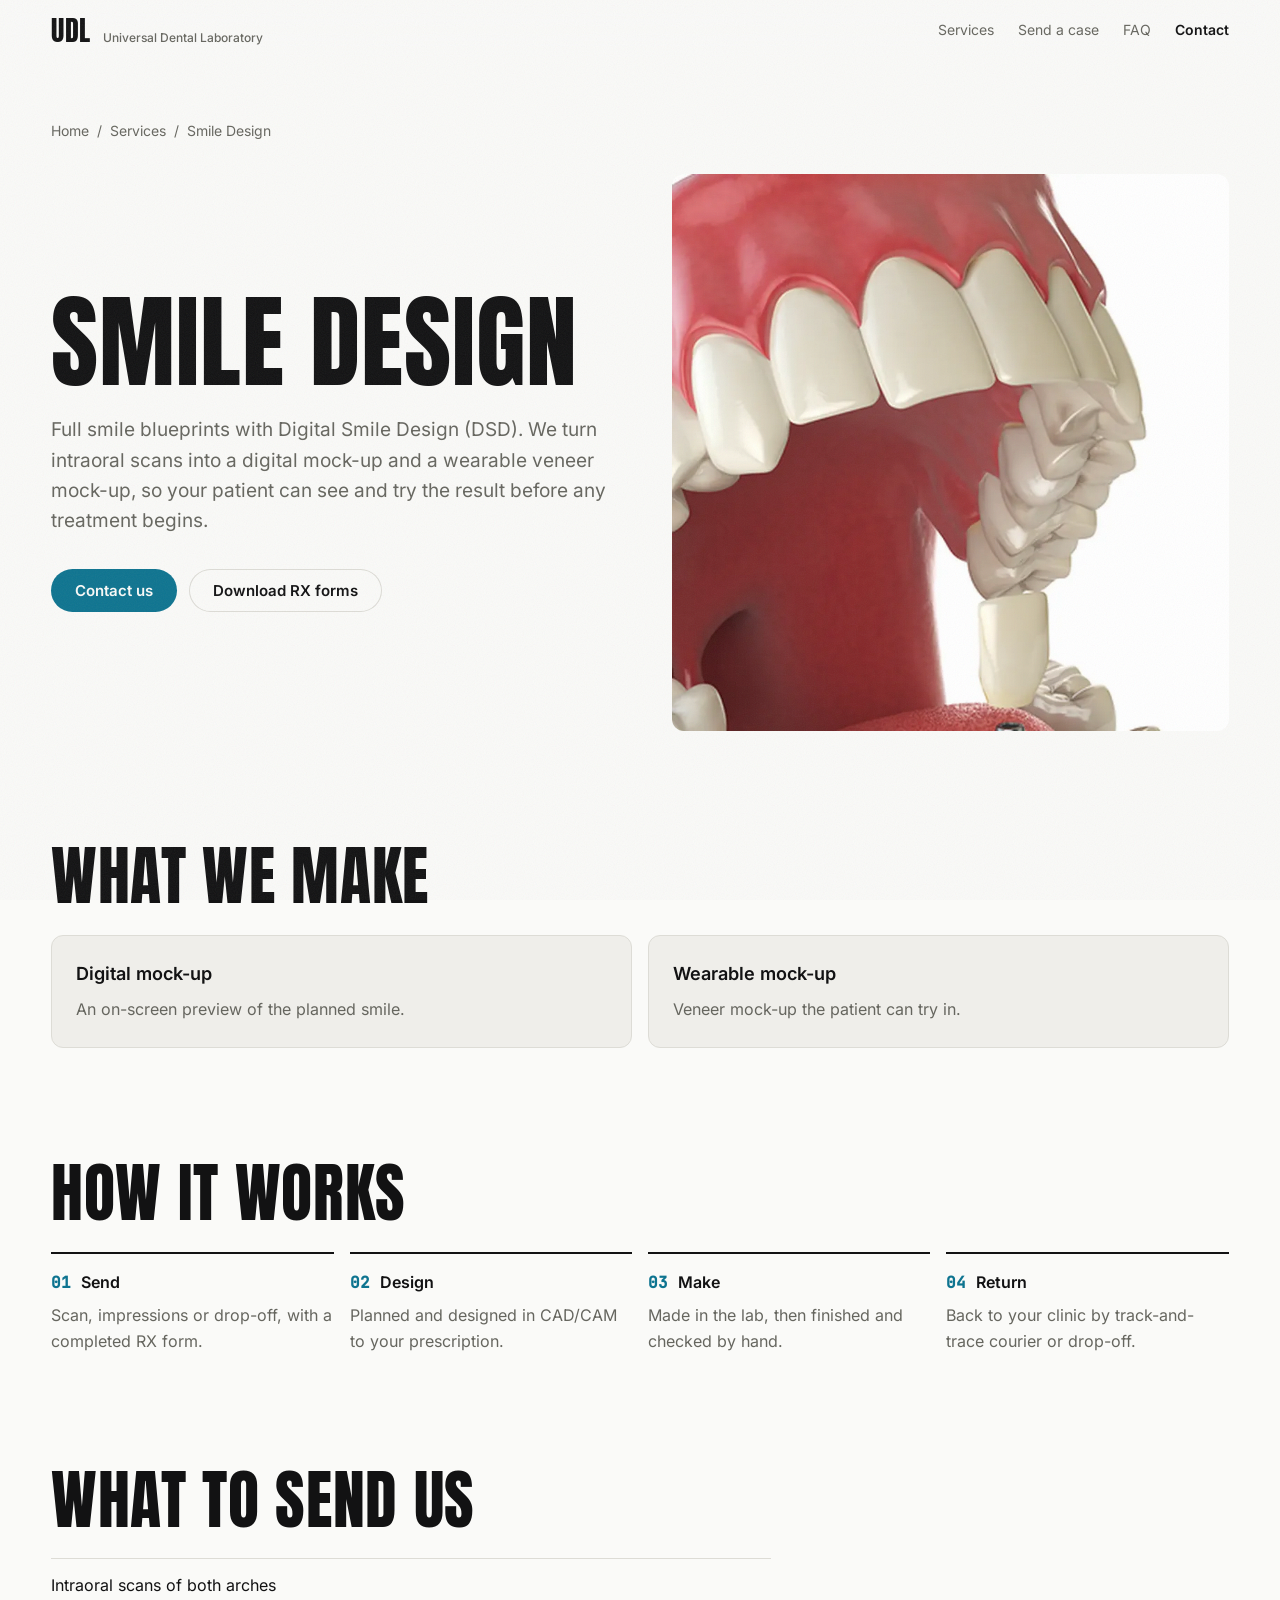
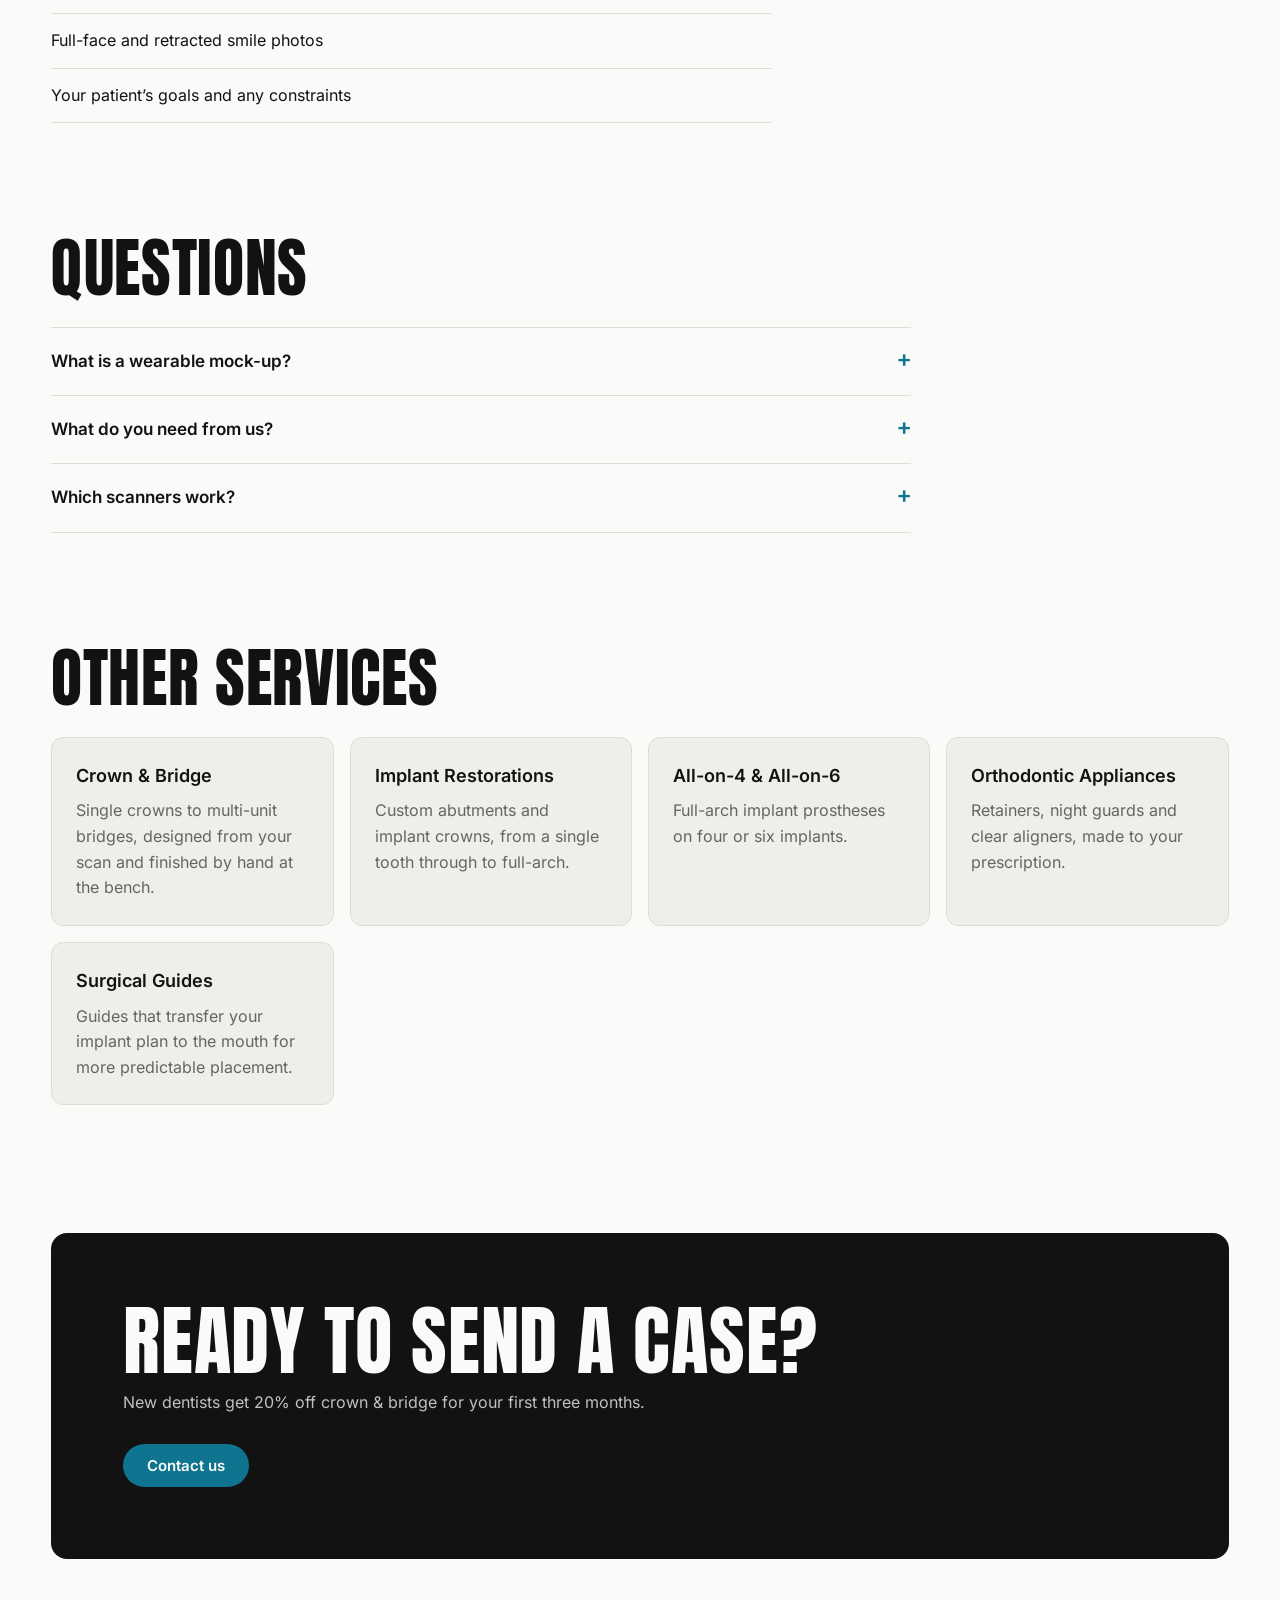
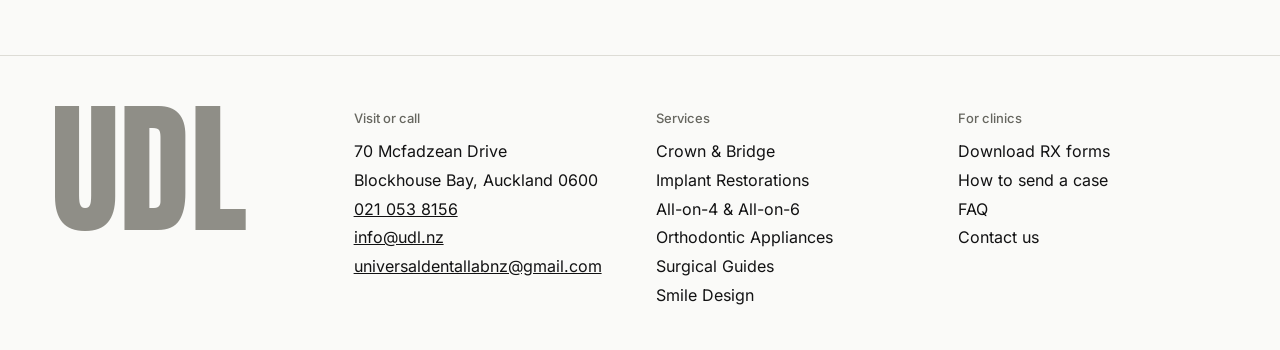
<file: services/smile-design/index.html>
<!doctype html>
<!-- Generated by build.mjs from content.mjs. Edit those, not this file. -->
<html lang="en-NZ">
<head>
  <meta charset="utf-8">
  <meta name="viewport" content="width=device-width, initial-scale=1">
  <title>Smile Design | Universal Dental Laboratory, Auckland</title>
  <meta name="description" content="Digital Smile Design blueprints and wearable mock-ups before treatment starts. Universal Dental Laboratory, Blockhouse Bay, Auckland.">
  <link rel="canonical" href="https://universaldentallab.co.nz/services/smile-design/">
  <meta property="og:type" content="website">
  <meta property="og:site_name" content="Universal Dental Laboratory">
  <meta property="og:title" content="Smile Design | Universal Dental Laboratory, Auckland">
  <meta property="og:description" content="Digital Smile Design blueprints and wearable mock-ups before treatment starts. Universal Dental Laboratory, Blockhouse Bay, Auckland.">
  <meta property="og:url" content="https://universaldentallab.co.nz/services/smile-design/">
  <meta property="og:image" content="https://universaldentallab.co.nz/assets/img/svc-smile-design.webp">
  <meta name="twitter:card" content="summary_large_image">
  <meta name="theme-color" content="#fafaf8">
  <link rel="icon" href="/favicon.svg" type="image/svg+xml">
  <link rel="preload" href="/assets/fonts/anton.woff2" as="font" type="font/woff2" crossorigin>
  <link rel="preload" href="/assets/fonts/inter.woff2" as="font" type="font/woff2" crossorigin>
  <link rel="preload" href="/assets/img/svc-smile-design.webp" as="image" fetchpriority="high">
  <link rel="stylesheet" href="/styles.css">
  <script type="module" src="/app.js"></script>
  <script type="application/ld+json">{"@context":"https://schema.org","@graph":[{"@type":"Service","@id":"https://universaldentallab.co.nz/services/smile-design/#service","name":"Smile Design","serviceType":"Smile Design","description":"Full smile blueprints with Digital Smile Design (DSD). We turn intraoral scans into a digital mock-up and a wearable veneer mock-up, so your patient can see and try the result before any treatment begins.","url":"https://universaldentallab.co.nz/services/smile-design/","image":"https://universaldentallab.co.nz/assets/img/svc-smile-design.webp","provider":{"@id":"https://universaldentallab.co.nz/#lab"},"areaServed":[{"@type":"City","name":"Auckland"},{"@type":"Country","name":"New Zealand"}]},{"@type":"LocalBusiness","@id":"https://universaldentallab.co.nz/#lab","additionalType":"http://www.productontology.org/id/Dental_laboratory","name":"Universal Dental Laboratory","alternateName":["Universal Dental Lab","UDL"],"slogan":"Your A–Z dental lab","description":"Universal Dental Laboratory (UDL) is a dental laboratory in Blockhouse Bay, Auckland, New Zealand, making crown & bridge, implant restorations, All-on-4/6 full-arch prostheses, orthodontic appliances, surgical guides and smile design for dental clinics across New Zealand for over 15 years.","url":"https://universaldentallab.co.nz/","image":"https://universaldentallab.co.nz/assets/img/hero.jpg","telephone":"+64210538156","email":"info@udl.nz","address":{"@type":"PostalAddress","streetAddress":"70 Mcfadzean Drive","addressLocality":"Blockhouse Bay","addressRegion":"Auckland","postalCode":"0600","addressCountry":"NZ"},"areaServed":[{"@type":"City","name":"Auckland"},{"@type":"Country","name":"New Zealand"}],"knowsAbout":["Crown & Bridge","Implant Restorations","All-on-4 & All-on-6","Orthodontic Appliances","Surgical Guides","Smile Design","Zirconia","IPS e.max","CAD/CAM","Digital Smile Design","3Shape TRIOS","iTero","Medit"]},{"@type":"FAQPage","mainEntity":[{"@type":"Question","name":"What is a wearable mock-up?","acceptedAnswer":{"@type":"Answer","text":"A thin veneer mock-up made from the digital design that your patient can try in, so they can see and feel the planned smile before committing to treatment."}},{"@type":"Question","name":"What do you need from us?","acceptedAnswer":{"@type":"Answer","text":"Intraoral scans, a set of facial and smile photos, and a note on what your patient wants to change."}},{"@type":"Question","name":"Which scanners work?","acceptedAnswer":{"@type":"Answer","text":"Scans from 3Shape TRIOS, iTero and Medit are all accepted."}}]},{"@type":"BreadcrumbList","itemListElement":[{"@type":"ListItem","position":1,"name":"Home","item":"https://universaldentallab.co.nz/"},{"@type":"ListItem","position":2,"name":"Services","item":"https://universaldentallab.co.nz/#work"},{"@type":"ListItem","position":3,"name":"Smile Design","item":"https://universaldentallab.co.nz/services/smile-design/"}]}]}</script>
</head>
<body>
  <a class="skip" href="#main">Skip to content</a>
  <header class="nav">
    <a class="wordmark" href="/">UDL<span>Universal Dental Laboratory</span></a>
    <nav aria-label="Primary">
      <a href="/#work">Services</a>
      <a href="/#send">Send a case</a>
      <a href="/#faq">FAQ</a>
      <a class="nav-contact" href="#footer" data-contact>Contact</a>
    </nav>
  </header>

  <main id="main" class="svc">
    <nav class="crumbs" aria-label="Breadcrumb">
      <ol><li><a href="/">Home</a></li><li><a href="/#work">Services</a></li><li aria-current="page">Smile Design</li></ol>
    </nav>
    <header class="svc-hero">
      <div class="svc-intro">
        <h1>Smile Design</h1>
        <p class="lede">Full smile blueprints with Digital Smile Design (DSD). We turn intraoral scans into a digital mock-up and a wearable veneer mock-up, so your patient can see and try the result before any treatment begins.</p>
        <p class="svc-cta"><button class="btn" type="button" data-contact data-service="Smile Design">Contact us</button> <a class="btn btn-ghost" href="https://drive.google.com/drive/folders/1DLwlyOq2QOLuRb28wxeqlomFmraf5q83" target="_blank" rel="noopener">Download RX forms</a></p>
      </div>
      <div class="svc-media"><img src="/assets/img/svc-smile-design.webp" alt="Upper front teeth on a dental model" width="800" height="800" fetchpriority="high"></div>
    </header>

    <section class="svc-sec" aria-labelledby="make-title">
      <h2 id="make-title">What we make</h2>
      <ul class="opt-list">
        <li><strong>Digital mock-up</strong><span>An on-screen preview of the planned smile.</span></li>
        <li><strong>Wearable mock-up</strong><span>Veneer mock-up the patient can try in.</span></li>
      </ul>
    </section>

    <section class="svc-sec" aria-labelledby="how-title">
      <h2 id="how-title">How it works</h2>
      <ol class="steps">
        <li><strong>Send</strong><span>Scan, impressions or drop-off, with a completed RX form.</span></li>
        <li><strong>Design</strong><span>Planned and designed in CAD/CAM to your prescription.</span></li>
        <li><strong>Make</strong><span>Made in the lab, then finished and checked by hand.</span></li>
        <li><strong>Return</strong><span>Back to your clinic by track-and-trace courier or drop-off.</span></li>
      </ol>
    </section>

    <section class="svc-sec" aria-labelledby="send-title">
      <h2 id="send-title">What to send us</h2>
      <ul class="send-list">
        <li>Intraoral scans of both arches</li>
        <li>Full-face and retracted smile photos</li>
        <li>Your patient’s goals and any constraints</li>
      </ul>
    </section>

    <section class="svc-sec" aria-labelledby="faq-title">
      <h2 id="faq-title">Questions</h2>
      <div class="faq-list">
        <details class="faq-item"><summary>What is a wearable mock-up?</summary><p>A thin veneer mock-up made from the digital design that your patient can try in, so they can see and feel the planned smile before committing to treatment.</p></details>
        <details class="faq-item"><summary>What do you need from us?</summary><p>Intraoral scans, a set of facial and smile photos, and a note on what your patient wants to change.</p></details>
        <details class="faq-item"><summary>Which scanners work?</summary><p>Scans from 3Shape TRIOS, iTero and Medit are all accepted.</p></details>
      </div>
    </section>

    <section class="svc-sec" aria-labelledby="more-title">
      <h2 id="more-title">Other services</h2>
      <ul class="related">
        <li><a href="/services/crown-and-bridge/"><strong>Crown &amp; Bridge</strong><span>Single crowns to multi-unit bridges, designed from your scan and finished by hand at the bench.</span></a></li>
        <li><a href="/services/implants/"><strong>Implant Restorations</strong><span>Custom abutments and implant crowns, from a single tooth through to full-arch.</span></a></li>
        <li><a href="/services/all-on-4-6/"><strong>All-on-4 &amp; All-on-6</strong><span>Full-arch implant prostheses on four or six implants.</span></a></li>
        <li><a href="/services/orthodontic-appliances/"><strong>Orthodontic Appliances</strong><span>Retainers, night guards and clear aligners, made to your prescription.</span></a></li>
        <li><a href="/services/surgical-guides/"><strong>Surgical Guides</strong><span>Guides that transfer your implant plan to the mouth for more predictable placement.</span></a></li>
      </ul>
    </section>

    <section class="cta-band" aria-labelledby="cta-title">
      <h2 id="cta-title">Ready to send a case?</h2>
      <p>New dentists get 20% off crown &amp; bridge for your first three months.</p>
      <button class="btn" type="button" data-contact data-service="Smile Design">Contact us</button>
    </section>
  </main>

  <footer id="footer" class="footer">
    <p class="footer-mark" aria-hidden="true">UDL</p>
    <div>
      <h2 class="footer-h">Visit or call</h2>
      <address>
        70 Mcfadzean Drive<br>Blockhouse Bay, Auckland 0600<br>
        <a href="tel:+64210538156">021 053 8156</a><br>
        <a href="mailto:info@udl.nz">info@udl.nz</a><br>
        <a href="mailto:universaldentallabnz@gmail.com">universaldentallabnz@gmail.com</a>
      </address>
    </div>
    <div>
      <h2 class="footer-h">Services</h2>
      <ul class="footer-links"><li><a href="/services/crown-and-bridge/">Crown &amp; Bridge</a></li><li><a href="/services/implants/">Implant Restorations</a></li><li><a href="/services/all-on-4-6/">All-on-4 &amp; All-on-6</a></li><li><a href="/services/orthodontic-appliances/">Orthodontic Appliances</a></li><li><a href="/services/surgical-guides/">Surgical Guides</a></li><li><a href="/services/smile-design/">Smile Design</a></li></ul>
    </div>
    <div>
      <h2 class="footer-h">For clinics</h2>
      <ul class="footer-links">
        <li><a href="https://drive.google.com/drive/folders/1DLwlyOq2QOLuRb28wxeqlomFmraf5q83" target="_blank" rel="noopener">Download RX forms</a></li>
        <li><a href="/#send">How to send a case</a></li>
        <li><a href="/#faq">FAQ</a></li>
        <li><a href="#footer" data-contact>Contact us</a></li>
      </ul>
    </div>
  </footer>

  <dialog id="contact" class="modal" aria-labelledby="contact-title">
    <form class="contact-form">
      <header class="modal-head">
        <h2 id="contact-title">Contact the lab</h2>
        <button class="icon-btn modal-close" type="button" aria-label="Close">✕</button>
      </header>
      <p class="modal-sub">Tell us about your case or your clinic and we’ll get back to you.</p>
      <div class="fields">
        <label>Name<input name="name" required autocomplete="name" autofocus></label>
        <label>Clinic<input name="clinic" autocomplete="organization"></label>
        <label>Email<input name="email" type="email" required autocomplete="email"></label>
        <label><span>Phone <small>(optional)</small></span><input name="phone" type="tel" autocomplete="tel"></label>
        <label class="full">Service
          <select name="service">
            <option>General enquiry</option><option>Crown &amp; Bridge</option><option>Implant Restorations</option><option>All-on-4 &amp; All-on-6</option><option>Orthodontic Appliances</option><option>Surgical Guides</option><option>Smile Design</option>
          </select>
        </label>
        <label class="full">Message<textarea name="message" rows="4" required></textarea></label>
        <input class="hp" name="_honey" tabindex="-1" autocomplete="off" aria-hidden="true">
      </div>
      <button class="btn" type="submit">Send message</button>
      <p class="form-status" role="status"></p>
    </form>
  </dialog>
</body>
</html>
</file>
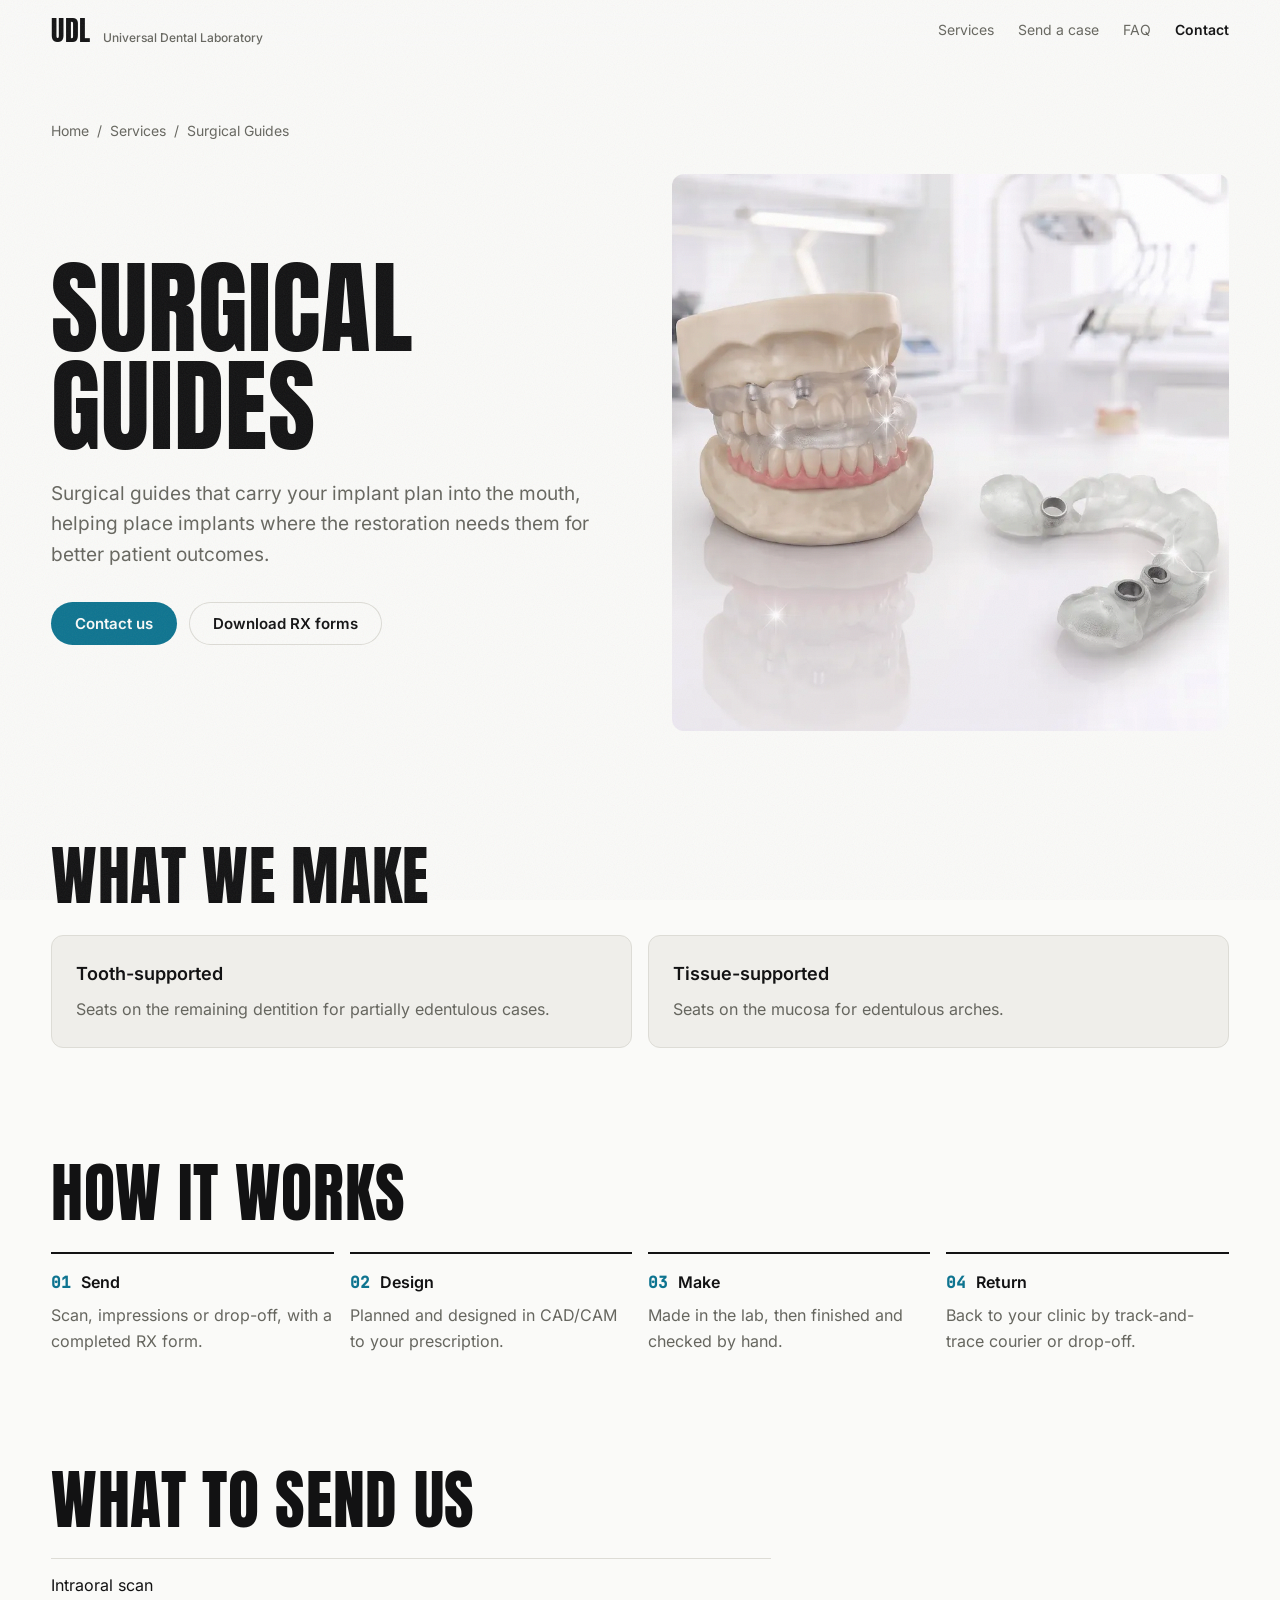
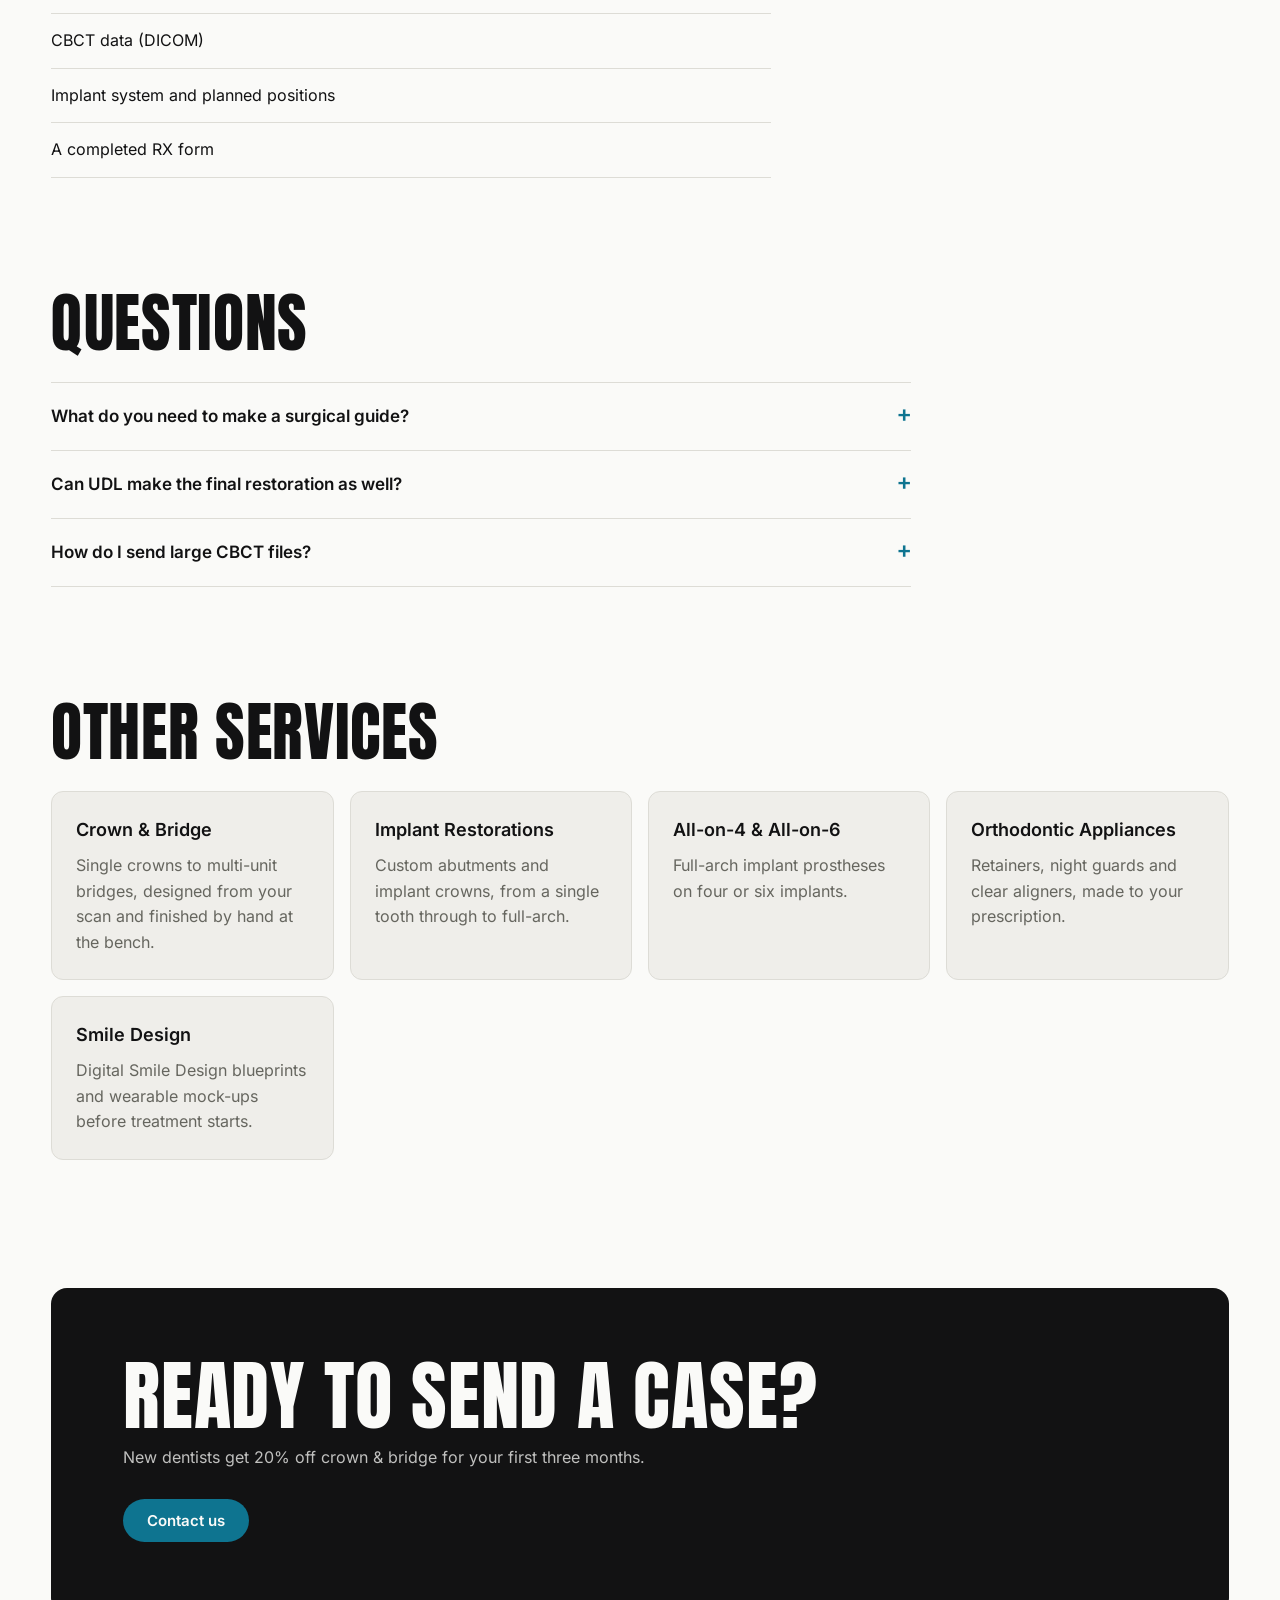
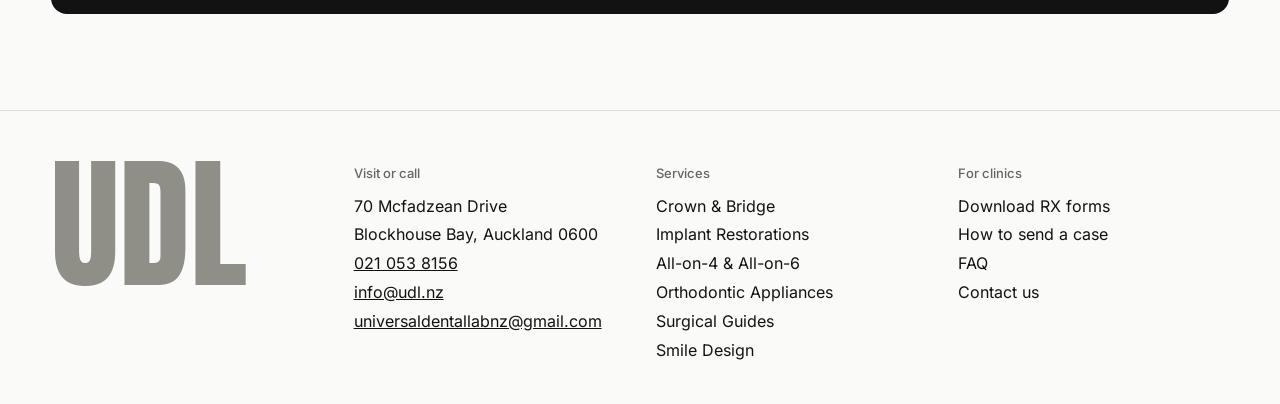
<file: services/surgical-guides/index.html>
<!doctype html>
<!-- Generated by build.mjs from content.mjs. Edit those, not this file. -->
<html lang="en-NZ">
<head>
  <meta charset="utf-8">
  <meta name="viewport" content="width=device-width, initial-scale=1">
  <title>Surgical Guides | Universal Dental Laboratory, Auckland</title>
  <meta name="description" content="Guides that transfer your implant plan to the mouth for more predictable placement. Universal Dental Laboratory, Blockhouse Bay, Auckland.">
  <link rel="canonical" href="https://universaldentallab.co.nz/services/surgical-guides/">
  <meta property="og:type" content="website">
  <meta property="og:site_name" content="Universal Dental Laboratory">
  <meta property="og:title" content="Surgical Guides | Universal Dental Laboratory, Auckland">
  <meta property="og:description" content="Guides that transfer your implant plan to the mouth for more predictable placement. Universal Dental Laboratory, Blockhouse Bay, Auckland.">
  <meta property="og:url" content="https://universaldentallab.co.nz/services/surgical-guides/">
  <meta property="og:image" content="https://universaldentallab.co.nz/assets/img/svc-surgical-guides.webp">
  <meta name="twitter:card" content="summary_large_image">
  <meta name="theme-color" content="#fafaf8">
  <link rel="icon" href="/favicon.svg" type="image/svg+xml">
  <link rel="preload" href="/assets/fonts/anton.woff2" as="font" type="font/woff2" crossorigin>
  <link rel="preload" href="/assets/fonts/inter.woff2" as="font" type="font/woff2" crossorigin>
  <link rel="preload" href="/assets/img/svc-surgical-guides.webp" as="image" fetchpriority="high">
  <link rel="stylesheet" href="/styles.css">
  <script type="module" src="/app.js"></script>
  <script type="application/ld+json">{"@context":"https://schema.org","@graph":[{"@type":"Service","@id":"https://universaldentallab.co.nz/services/surgical-guides/#service","name":"Surgical Guides","serviceType":"Surgical Guides","description":"Surgical guides that carry your implant plan into the mouth, helping place implants where the restoration needs them for better patient outcomes.","url":"https://universaldentallab.co.nz/services/surgical-guides/","image":"https://universaldentallab.co.nz/assets/img/svc-surgical-guides.webp","provider":{"@id":"https://universaldentallab.co.nz/#lab"},"areaServed":[{"@type":"City","name":"Auckland"},{"@type":"Country","name":"New Zealand"}]},{"@type":"LocalBusiness","@id":"https://universaldentallab.co.nz/#lab","additionalType":"http://www.productontology.org/id/Dental_laboratory","name":"Universal Dental Laboratory","alternateName":["Universal Dental Lab","UDL"],"slogan":"Your A–Z dental lab","description":"Universal Dental Laboratory (UDL) is a dental laboratory in Blockhouse Bay, Auckland, New Zealand, making crown & bridge, implant restorations, All-on-4/6 full-arch prostheses, orthodontic appliances, surgical guides and smile design for dental clinics across New Zealand for over 15 years.","url":"https://universaldentallab.co.nz/","image":"https://universaldentallab.co.nz/assets/img/hero.jpg","telephone":"+64210538156","email":"info@udl.nz","address":{"@type":"PostalAddress","streetAddress":"70 Mcfadzean Drive","addressLocality":"Blockhouse Bay","addressRegion":"Auckland","postalCode":"0600","addressCountry":"NZ"},"areaServed":[{"@type":"City","name":"Auckland"},{"@type":"Country","name":"New Zealand"}],"knowsAbout":["Crown & Bridge","Implant Restorations","All-on-4 & All-on-6","Orthodontic Appliances","Surgical Guides","Smile Design","Zirconia","IPS e.max","CAD/CAM","Digital Smile Design","3Shape TRIOS","iTero","Medit"]},{"@type":"FAQPage","mainEntity":[{"@type":"Question","name":"What do you need to make a surgical guide?","acceptedAnswer":{"@type":"Answer","text":"An intraoral scan, the CBCT (DICOM files), the implant system you will use and your planned implant positions."}},{"@type":"Question","name":"Can UDL make the final restoration as well?","acceptedAnswer":{"@type":"Answer","text":"Yes. We make implant crowns, bridges and All-on-4/6 prostheses, so the guide and the final work come from one lab."}},{"@type":"Question","name":"How do I send large CBCT files?","acceptedAnswer":{"@type":"Answer","text":"Call or email the lab at info@udl.nz and we will arrange the best way to transfer them."}}]},{"@type":"BreadcrumbList","itemListElement":[{"@type":"ListItem","position":1,"name":"Home","item":"https://universaldentallab.co.nz/"},{"@type":"ListItem","position":2,"name":"Services","item":"https://universaldentallab.co.nz/#work"},{"@type":"ListItem","position":3,"name":"Surgical Guides","item":"https://universaldentallab.co.nz/services/surgical-guides/"}]}]}</script>
</head>
<body>
  <a class="skip" href="#main">Skip to content</a>
  <header class="nav">
    <a class="wordmark" href="/">UDL<span>Universal Dental Laboratory</span></a>
    <nav aria-label="Primary">
      <a href="/#work">Services</a>
      <a href="/#send">Send a case</a>
      <a href="/#faq">FAQ</a>
      <a class="nav-contact" href="#footer" data-contact>Contact</a>
    </nav>
  </header>

  <main id="main" class="svc">
    <nav class="crumbs" aria-label="Breadcrumb">
      <ol><li><a href="/">Home</a></li><li><a href="/#work">Services</a></li><li aria-current="page">Surgical Guides</li></ol>
    </nav>
    <header class="svc-hero">
      <div class="svc-intro">
        <h1>Surgical Guides</h1>
        <p class="lede">Surgical guides that carry your implant plan into the mouth, helping place implants where the restoration needs them for better patient outcomes.</p>
        <p class="svc-cta"><button class="btn" type="button" data-contact data-service="Surgical Guides">Contact us</button> <a class="btn btn-ghost" href="https://drive.google.com/drive/folders/1DLwlyOq2QOLuRb28wxeqlomFmraf5q83" target="_blank" rel="noopener">Download RX forms</a></p>
      </div>
      <div class="svc-media"><img src="/assets/img/svc-surgical-guides.webp" alt="Clear 3D-printed surgical guide with metal sleeves beside a jaw model" width="800" height="800" fetchpriority="high"></div>
    </header>

    <section class="svc-sec" aria-labelledby="make-title">
      <h2 id="make-title">What we make</h2>
      <ul class="opt-list">
        <li><strong>Tooth-supported</strong><span>Seats on the remaining dentition for partially edentulous cases.</span></li>
        <li><strong>Tissue-supported</strong><span>Seats on the mucosa for edentulous arches.</span></li>
      </ul>
    </section>

    <section class="svc-sec" aria-labelledby="how-title">
      <h2 id="how-title">How it works</h2>
      <ol class="steps">
        <li><strong>Send</strong><span>Scan, impressions or drop-off, with a completed RX form.</span></li>
        <li><strong>Design</strong><span>Planned and designed in CAD/CAM to your prescription.</span></li>
        <li><strong>Make</strong><span>Made in the lab, then finished and checked by hand.</span></li>
        <li><strong>Return</strong><span>Back to your clinic by track-and-trace courier or drop-off.</span></li>
      </ol>
    </section>

    <section class="svc-sec" aria-labelledby="send-title">
      <h2 id="send-title">What to send us</h2>
      <ul class="send-list">
        <li>Intraoral scan</li>
        <li>CBCT data (DICOM)</li>
        <li>Implant system and planned positions</li>
        <li>A completed RX form</li>
      </ul>
    </section>

    <section class="svc-sec" aria-labelledby="faq-title">
      <h2 id="faq-title">Questions</h2>
      <div class="faq-list">
        <details class="faq-item"><summary>What do you need to make a surgical guide?</summary><p>An intraoral scan, the CBCT (DICOM files), the implant system you will use and your planned implant positions.</p></details>
        <details class="faq-item"><summary>Can UDL make the final restoration as well?</summary><p>Yes. We make implant crowns, bridges and All-on-4/6 prostheses, so the guide and the final work come from one lab.</p></details>
        <details class="faq-item"><summary>How do I send large CBCT files?</summary><p>Call or email the lab at info@udl.nz and we will arrange the best way to transfer them.</p></details>
      </div>
    </section>

    <section class="svc-sec" aria-labelledby="more-title">
      <h2 id="more-title">Other services</h2>
      <ul class="related">
        <li><a href="/services/crown-and-bridge/"><strong>Crown &amp; Bridge</strong><span>Single crowns to multi-unit bridges, designed from your scan and finished by hand at the bench.</span></a></li>
        <li><a href="/services/implants/"><strong>Implant Restorations</strong><span>Custom abutments and implant crowns, from a single tooth through to full-arch.</span></a></li>
        <li><a href="/services/all-on-4-6/"><strong>All-on-4 &amp; All-on-6</strong><span>Full-arch implant prostheses on four or six implants.</span></a></li>
        <li><a href="/services/orthodontic-appliances/"><strong>Orthodontic Appliances</strong><span>Retainers, night guards and clear aligners, made to your prescription.</span></a></li>
        <li><a href="/services/smile-design/"><strong>Smile Design</strong><span>Digital Smile Design blueprints and wearable mock-ups before treatment starts.</span></a></li>
      </ul>
    </section>

    <section class="cta-band" aria-labelledby="cta-title">
      <h2 id="cta-title">Ready to send a case?</h2>
      <p>New dentists get 20% off crown &amp; bridge for your first three months.</p>
      <button class="btn" type="button" data-contact data-service="Surgical Guides">Contact us</button>
    </section>
  </main>

  <footer id="footer" class="footer">
    <p class="footer-mark" aria-hidden="true">UDL</p>
    <div>
      <h2 class="footer-h">Visit or call</h2>
      <address>
        70 Mcfadzean Drive<br>Blockhouse Bay, Auckland 0600<br>
        <a href="tel:+64210538156">021 053 8156</a><br>
        <a href="mailto:info@udl.nz">info@udl.nz</a><br>
        <a href="mailto:universaldentallabnz@gmail.com">universaldentallabnz@gmail.com</a>
      </address>
    </div>
    <div>
      <h2 class="footer-h">Services</h2>
      <ul class="footer-links"><li><a href="/services/crown-and-bridge/">Crown &amp; Bridge</a></li><li><a href="/services/implants/">Implant Restorations</a></li><li><a href="/services/all-on-4-6/">All-on-4 &amp; All-on-6</a></li><li><a href="/services/orthodontic-appliances/">Orthodontic Appliances</a></li><li><a href="/services/surgical-guides/">Surgical Guides</a></li><li><a href="/services/smile-design/">Smile Design</a></li></ul>
    </div>
    <div>
      <h2 class="footer-h">For clinics</h2>
      <ul class="footer-links">
        <li><a href="https://drive.google.com/drive/folders/1DLwlyOq2QOLuRb28wxeqlomFmraf5q83" target="_blank" rel="noopener">Download RX forms</a></li>
        <li><a href="/#send">How to send a case</a></li>
        <li><a href="/#faq">FAQ</a></li>
        <li><a href="#footer" data-contact>Contact us</a></li>
      </ul>
    </div>
  </footer>

  <dialog id="contact" class="modal" aria-labelledby="contact-title">
    <form class="contact-form">
      <header class="modal-head">
        <h2 id="contact-title">Contact the lab</h2>
        <button class="icon-btn modal-close" type="button" aria-label="Close">✕</button>
      </header>
      <p class="modal-sub">Tell us about your case or your clinic and we’ll get back to you.</p>
      <div class="fields">
        <label>Name<input name="name" required autocomplete="name" autofocus></label>
        <label>Clinic<input name="clinic" autocomplete="organization"></label>
        <label>Email<input name="email" type="email" required autocomplete="email"></label>
        <label><span>Phone <small>(optional)</small></span><input name="phone" type="tel" autocomplete="tel"></label>
        <label class="full">Service
          <select name="service">
            <option>General enquiry</option><option>Crown &amp; Bridge</option><option>Implant Restorations</option><option>All-on-4 &amp; All-on-6</option><option>Orthodontic Appliances</option><option>Surgical Guides</option><option>Smile Design</option>
          </select>
        </label>
        <label class="full">Message<textarea name="message" rows="4" required></textarea></label>
        <input class="hp" name="_honey" tabindex="-1" autocomplete="off" aria-hidden="true">
      </div>
      <button class="btn" type="submit">Send message</button>
      <p class="form-status" role="status"></p>
    </form>
  </dialog>
</body>
</html>
</file>
<file: styles.css>
/* Self-hosted Latin subsets (no Google Fonts round trips). Inter is variable: one file covers 400–600. */
@font-face { font-family: 'Anton'; src: url(/assets/fonts/anton.woff2) format('woff2'); font-weight: 400; font-display: swap; }
@font-face { font-family: 'Inter'; src: url(/assets/fonts/inter.woff2) format('woff2'); font-weight: 400 600; font-display: swap; }
@font-face { font-family: 'JetBrains Mono'; src: url(/assets/fonts/jetbrains-mono-500.woff2) format('woff2'); font-weight: 500; font-display: swap; }

:root {
  --bg: #fafaf8;
  --panel: #efeeea;
  --concrete: #66665f;
  --line: #dddcd6;
  --fg: #121213;
  --accent: #0e7490;
  --gutter: clamp(16px, 4vw, 56px);
  --display: 'Anton', Impact, sans-serif;
  --mono: 'JetBrains Mono', ui-monospace, monospace;
  color-scheme: light;
}

*, *::before, *::after { box-sizing: border-box; }
[hidden] { display: none !important; }
html { scroll-behavior: smooth; }
body {
  margin: 0;
  background: var(--bg);
  color: var(--fg);
  font: 400 1rem/1.6 'Inter', system-ui, sans-serif;
  -webkit-font-smoothing: antialiased;
}
/* Film grain */
body::after {
  content: '';
  position: fixed;
  inset: 0;
  pointer-events: none;
  z-index: 50;
  opacity: .07;
  background-image: url("data:image/svg+xml,%3Csvg xmlns='http://www.w3.org/2000/svg' width='160' height='160'%3E%3Cfilter id='n'%3E%3CfeTurbulence type='fractalNoise' baseFrequency='.9' numOctaves='2' stitchTiles='stitch'/%3E%3C/filter%3E%3Crect width='100%25' height='100%25' filter='url(%23n)'/%3E%3C/svg%3E");
}
h1, h2, h3 { margin: 0; font-family: var(--display); font-weight: 400; text-transform: uppercase; line-height: .95; letter-spacing: .01em; }
p { margin: 0; }
a { color: inherit; }
img, video { display: block; max-width: 100%; }
:focus-visible { outline: 2px solid var(--accent); outline-offset: 3px; }

.skip { position: absolute; left: -9999px; }
.skip:focus { left: 16px; top: 16px; z-index: 200; padding: 10px 16px; background: var(--accent); color: var(--bg); }

.btn {
  display: inline-flex;
  align-items: center;
  justify-content: center;
  padding: 14px 24px;
  border: 0;
  border-radius: 999px;
  background: var(--accent);
  color: var(--bg);
  font: 600 .9375rem/1 'Inter', sans-serif;
  text-decoration: none;
  cursor: pointer;
  transition: background .2s;
}
.btn:hover { background: var(--fg); }
.btn:disabled { opacity: .35; cursor: not-allowed; background: var(--accent); }
.btn-ghost { background: none; color: var(--fg); box-shadow: inset 0 0 0 1px var(--line); }
.btn-ghost:hover { background: var(--fg); color: var(--bg); }
.icon-btn { width: 40px; height: 40px; flex: none; border: 1px solid var(--line); border-radius: 999px; background: none; color: var(--fg); font-size: 1rem; cursor: pointer; }
.sr-only { position: absolute; width: 1px; height: 1px; overflow: hidden; clip-path: inset(50%); white-space: nowrap; }

/* Nav */
.nav {
  position: fixed;
  inset: 0 0 auto;
  z-index: 20;
  display: flex;
  align-items: center;
  gap: 32px;
  padding: 16px var(--gutter);
  background: rgb(250 250 248 / .72);
  backdrop-filter: blur(12px);
}
.wordmark { display: flex; align-items: baseline; gap: 12px; font: 1.75rem/1 var(--display); text-decoration: none; letter-spacing: .02em; }
.wordmark span { font: 500 .75rem/1 'Inter', sans-serif; color: var(--concrete); letter-spacing: 0; }
.nav nav { display: flex; gap: 24px; margin-left: auto; font-size: .875rem; }
.nav nav a { text-decoration: none; color: var(--concrete); transition: color .2s; }
.nav nav a:hover { color: var(--fg); }
.nav nav .nav-contact { color: var(--fg); font-weight: 600; }

/* Hero: 300vh scroll track, sticky stage */
.hero { --p: 0; height: 300vh; }
.hero-stage {
  position: sticky;
  top: 0;
  height: 100vh;
  height: 100svh;
  overflow: hidden;
  display: grid;
  align-items: end;
}
.hero-video { position: absolute; inset: 0; width: 100%; height: 100%; object-fit: cover; object-position: 68% 50%; }
.hero-cta { display: flex; flex-wrap: wrap; gap: 12px; }
/* Portrait: "cover" would crop into the jaw, so size the frame so the whole jaw (right half of the clip) spans ~85% of the width. */
@media (orientation: portrait) {
  .hero-stage { background: #fff; } /* match the clip's white backdrop so its edges disappear */
  .hero-video { inset: 72px auto auto -67%; width: 170%; max-width: none; height: auto; aspect-ratio: 16 / 9; }
}
.hero-stage::after {
  content: '';
  position: absolute;
  inset: 0;
  background:
    linear-gradient(to top, var(--bg) 6%, rgb(250 250 248 / .6) 45%, rgb(250 250 248 / .15)),
    radial-gradient(ellipse at 70% 40%, transparent 30%, rgb(250 250 248 / .6));
  opacity: calc(1 - .35 * var(--p));
}
.hero-copy { position: relative; z-index: 1; padding: 0 var(--gutter) clamp(40px, 8vh, 96px); }
.hero-title {
  margin: 24px 0 28px;
  font-size: clamp(2.75rem, 10vw, 11.5rem);
  line-height: .9;
  letter-spacing: calc(.05em - .065em * var(--p));
  transform: scale(calc(1 - .14 * var(--p)));
  transform-origin: left bottom;
}
.hero-title span { display: block; }
.hero-sub { max-width: 44ch; margin-bottom: 28px; color: var(--fg); font-size: 1.0625rem; opacity: .85; }

/* Marquees */
.marquee { overflow: hidden; padding: 20px 0; border-block: 1px solid var(--line); }
.marquee-track { display: flex; width: max-content; animation: marquee 45s linear infinite; }
.marquee-rev .marquee-track { animation-direction: reverse; }
.marquee span { font: clamp(1.5rem, 4vw, 3rem)/1 var(--display); text-transform: uppercase; color: var(--concrete); white-space: nowrap; }
@keyframes marquee { to { transform: translateX(-50%); } }

/* Products */
.work { padding: clamp(72px, 11vw, 160px) var(--gutter); }
.section-title { font-size: clamp(2.5rem, 7vw, 6rem); margin-bottom: clamp(32px, 5vw, 64px); }
.cards { display: grid; grid-template-columns: repeat(auto-fill, minmax(min(100%, max(280px, calc(33.34% - 32px))), 1fr)); /* at most 3 columns */ gap: clamp(40px, 4vw, 32px) clamp(16px, 2.5vw, 32px); }
.card-media { aspect-ratio: 1; overflow: hidden; border-radius: 4px; background: var(--panel); }
.card-media video, .card-media img { width: 100%; height: 100%; object-fit: cover; transition: transform .8s cubic-bezier(.2, .8, .2, 1); }
.card:not(.has-video):is(:hover, :focus-within) .card-media img { transform: scale(1.06); }
.card-body { padding-top: 22px; }
.card h3 { font-size: clamp(1.75rem, 2.6vw, 2.25rem); margin-bottom: 10px; }
.card h3 a { text-decoration: none; }
.card h3 a:hover { text-decoration: underline; text-decoration-thickness: 2px; text-underline-offset: 4px; }
.card-link { font-weight: 600; font-size: .9375rem; color: var(--accent); text-decoration: none; }
.card-link:hover { text-decoration: underline; }
.tags { display: flex; flex-wrap: wrap; gap: 8px; margin: 18px 0 22px; padding: 0; list-style: none; }
.tags li { padding: 6px 12px; border: 1px solid var(--line); border-radius: 999px; font-size: .8125rem; color: var(--concrete); }
.card p { max-width: 38ch; color: var(--concrete); }

/* Process */
.process { position: relative; display: grid; align-items: end; min-height: 100vh; min-height: 100svh; overflow: hidden; }
.process-video { position: absolute; inset: 0; width: 100%; height: 100%; object-fit: cover; }
.process::before { content: ''; position: absolute; inset: 0; z-index: 1; background: linear-gradient(to top, var(--bg) 10%, rgb(250 250 248 / .35)); }
.process-copy { position: relative; z-index: 2; padding: 0 var(--gutter) clamp(56px, 10vh, 120px); }
.process h2 { max-width: 21ch; font-size: clamp(2.25rem, 6vw, 5.5rem); margin-bottom: 40px; }
.proof { max-width: 640px; margin: 0; padding: 0; list-style: none; border-top: 1px solid var(--line); }
.proof li { padding: 14px 0; border-bottom: 1px solid var(--line); font-size: 1.0625rem; }

/* Capture */

/* Footer */
.footer {
  display: grid;
  grid-template-columns: repeat(auto-fit, minmax(min(100%, 220px), 1fr));
  gap: 32px;
  align-items: start;
  padding: 56px var(--gutter) 40px;
  border-top: 1px solid var(--line);
}
.footer-mark { font: clamp(4rem, 12vw, 9rem)/.8 var(--display); color: #8f8e87; } /* lightest gray that keeps 3:1 for large text */
.footer-h { margin-bottom: 12px; font: 500 .8125rem/1 'Inter', sans-serif; text-transform: none; letter-spacing: 0; color: var(--concrete); }
.footer address { font-style: normal; line-height: 1.8; overflow-wrap: anywhere; }
.footer-links { margin: 0; padding: 0; list-style: none; line-height: 1.8; }
.footer-links a { text-decoration: none; }
.footer-links a:hover { text-decoration: underline; }

/* Send a case, FAQ */
.send { padding: clamp(72px, 11vw, 160px) var(--gutter) 0; }
.send-grid { display: grid; grid-template-columns: repeat(auto-fit, minmax(min(100%, 260px), 1fr)); gap: 16px; }
.send-grid article { padding: 28px; border: 1px solid var(--line); border-radius: 12px; background: var(--panel); }
.send-grid h3 { font-size: 1.75rem; margin-bottom: 10px; }
.send-grid p { color: var(--concrete); }
.send-cta { display: flex; flex-wrap: wrap; gap: 12px; margin-top: 28px; }
.faq { padding: clamp(72px, 11vw, 160px) var(--gutter); }
.faq-list { max-width: 860px; border-top: 1px solid var(--line); }
.faq-item { border-bottom: 1px solid var(--line); }
.faq-item summary { display: flex; justify-content: space-between; gap: 16px; padding: 20px 0; font-weight: 600; font-size: 1.0625rem; cursor: pointer; list-style: none; }
.faq-item summary::-webkit-details-marker { display: none; }
.faq-item summary::after { content: '+'; flex: none; font: 1.5rem/1 var(--mono); color: var(--accent); transition: transform .2s; }
.faq-item[open] summary::after { transform: rotate(45deg); }
.faq-item p { max-width: 70ch; padding: 0 0 22px; color: var(--concrete); }

/* Contact popup */
.modal {
  width: min(560px, calc(100vw - 32px));
  max-height: calc(100dvh - 32px);
  padding: 0;
  border: 1px solid var(--line);
  border-radius: 16px;
  background: var(--bg);
  color: var(--fg);
}
.modal[open] { animation: pop .3s cubic-bezier(.2, .8, .2, 1); }
.modal::backdrop { background: rgb(18 18 19 / .3); backdrop-filter: blur(4px); }
@keyframes pop { from { opacity: 0; transform: translateY(16px) scale(.98); } }
.contact-form { padding: 24px; }
.modal-head { display: flex; align-items: center; justify-content: space-between; gap: 16px; }
.modal-head h2 { font-size: 2rem; }
.modal-sub { margin: 6px 0 20px; color: var(--concrete); }
.fields { display: grid; grid-template-columns: repeat(auto-fit, minmax(min(100%, 200px), 1fr)); gap: 14px; margin-bottom: 20px; }
.fields label { display: grid; gap: 6px; font-size: .8125rem; color: var(--concrete); }
.fields .full { grid-column: 1 / -1; }
.fields input, .fields select, .fields textarea {
  width: 100%;
  padding: 12px 14px;
  border: 1px solid var(--line);
  border-radius: 10px;
  background: var(--panel);
  color: var(--fg);
  font: inherit;
  font-size: 1rem;
}
.fields textarea { resize: vertical; }
.fields :user-invalid { border-color: #c8372a; }
.fields .hp { position: absolute; left: -9999px; }
.form-status { margin-top: 14px; font-size: .9375rem; }
.form-status:empty { display: none; }
.form-status.ok { color: #0f6b3a; }
.form-status.err { color: #b42318; }

/* Service pages */
.svc { padding: 120px var(--gutter) 0; }
.crumbs ol { display: flex; flex-wrap: wrap; gap: 8px; margin: 0 0 32px; padding: 0; list-style: none; font-size: .875rem; color: var(--concrete); }
.crumbs li + li::before { content: '/'; margin-right: 8px; }
.crumbs a { text-decoration: none; }
.crumbs a:hover { text-decoration: underline; }
.svc-hero { display: grid; grid-template-columns: repeat(auto-fit, minmax(min(100%, 380px), 1fr)); gap: clamp(32px, 5vw, 72px); align-items: center; }
.svc-intro h1 { font-size: clamp(3rem, 8vw, 7rem); }
.lede { max-width: 52ch; margin: 24px 0 32px; font-size: 1.1875rem; color: var(--concrete); }
.svc-cta { display: flex; flex-wrap: wrap; gap: 12px; }
.svc-media { aspect-ratio: 1; overflow: hidden; border-radius: 12px; background: var(--panel); }
.svc-media img, .svc-media video { width: 100%; height: 100%; object-fit: cover; }
.svc-sec { padding-top: clamp(64px, 9vw, 120px); }
.svc-sec h2 { font-size: clamp(2.25rem, 5vw, 4rem); margin-bottom: 28px; }
.opt-list, .steps, .send-list, .related { margin: 0; padding: 0; list-style: none; }
.opt-list, .related { display: grid; grid-template-columns: repeat(auto-fit, minmax(min(100%, 260px), 1fr)); gap: 16px; }
.opt-list li, .related a { display: grid; align-content: start; gap: 8px; height: 100%; padding: 24px; border: 1px solid var(--line); border-radius: 12px; background: var(--panel); }
.opt-list strong, .related strong { font-size: 1.125rem; }
.opt-list span, .related span { color: var(--concrete); }
.related a { text-decoration: none; transition: border-color .2s; }
.related a:hover { border-color: var(--fg); }
.steps { display: grid; grid-template-columns: repeat(auto-fit, minmax(min(100%, 200px), 1fr)); gap: 16px; counter-reset: step; }
.steps li { display: grid; gap: 8px; padding-top: 16px; border-top: 2px solid var(--fg); counter-increment: step; }
.steps strong::before { content: '0' counter(step) '  '; font-family: var(--mono); color: var(--accent); }
.steps span { color: var(--concrete); }
.send-list { max-width: 720px; border-top: 1px solid var(--line); }
.send-list li { padding: 14px 0; border-bottom: 1px solid var(--line); }
.cta-band { margin: clamp(72px, 10vw, 140px) 0 clamp(56px, 8vw, 96px); padding: clamp(40px, 6vw, 72px); border-radius: 16px; background: var(--fg); color: var(--bg); }
.cta-band h2 { font-size: clamp(2.25rem, 6vw, 5rem); }
.cta-band p { margin: 12px 0 28px; opacity: .75; }

/* One reveal: cards and the manifesto settle in once */
.js .reveal { opacity: 0; transform: translateY(28px); transition: opacity .9s, transform .9s cubic-bezier(.2, .8, .2, 1); }
.js .reveal.in { opacity: 1; transform: none; }
.reveal:nth-child(3n + 2) { transition-delay: .1s; }
.reveal:nth-child(3n + 3) { transition-delay: .2s; }

@media (max-width: 560px) {
  .wordmark span, .nav nav a:not(.nav-contact) { display: none; }
  .nav { gap: 16px; }
}

@media (prefers-reduced-motion: reduce) {
  html { scroll-behavior: auto; }
  .hero { height: auto; }
  .hero-title { transform: none; letter-spacing: .01em; }
  .marquee-track { animation: none; }
  .js .reveal { opacity: 1; transform: none; transition: none; }
  .modal[open] { animation: none; }
  .card-media img { transition: none; }
}
</file>
